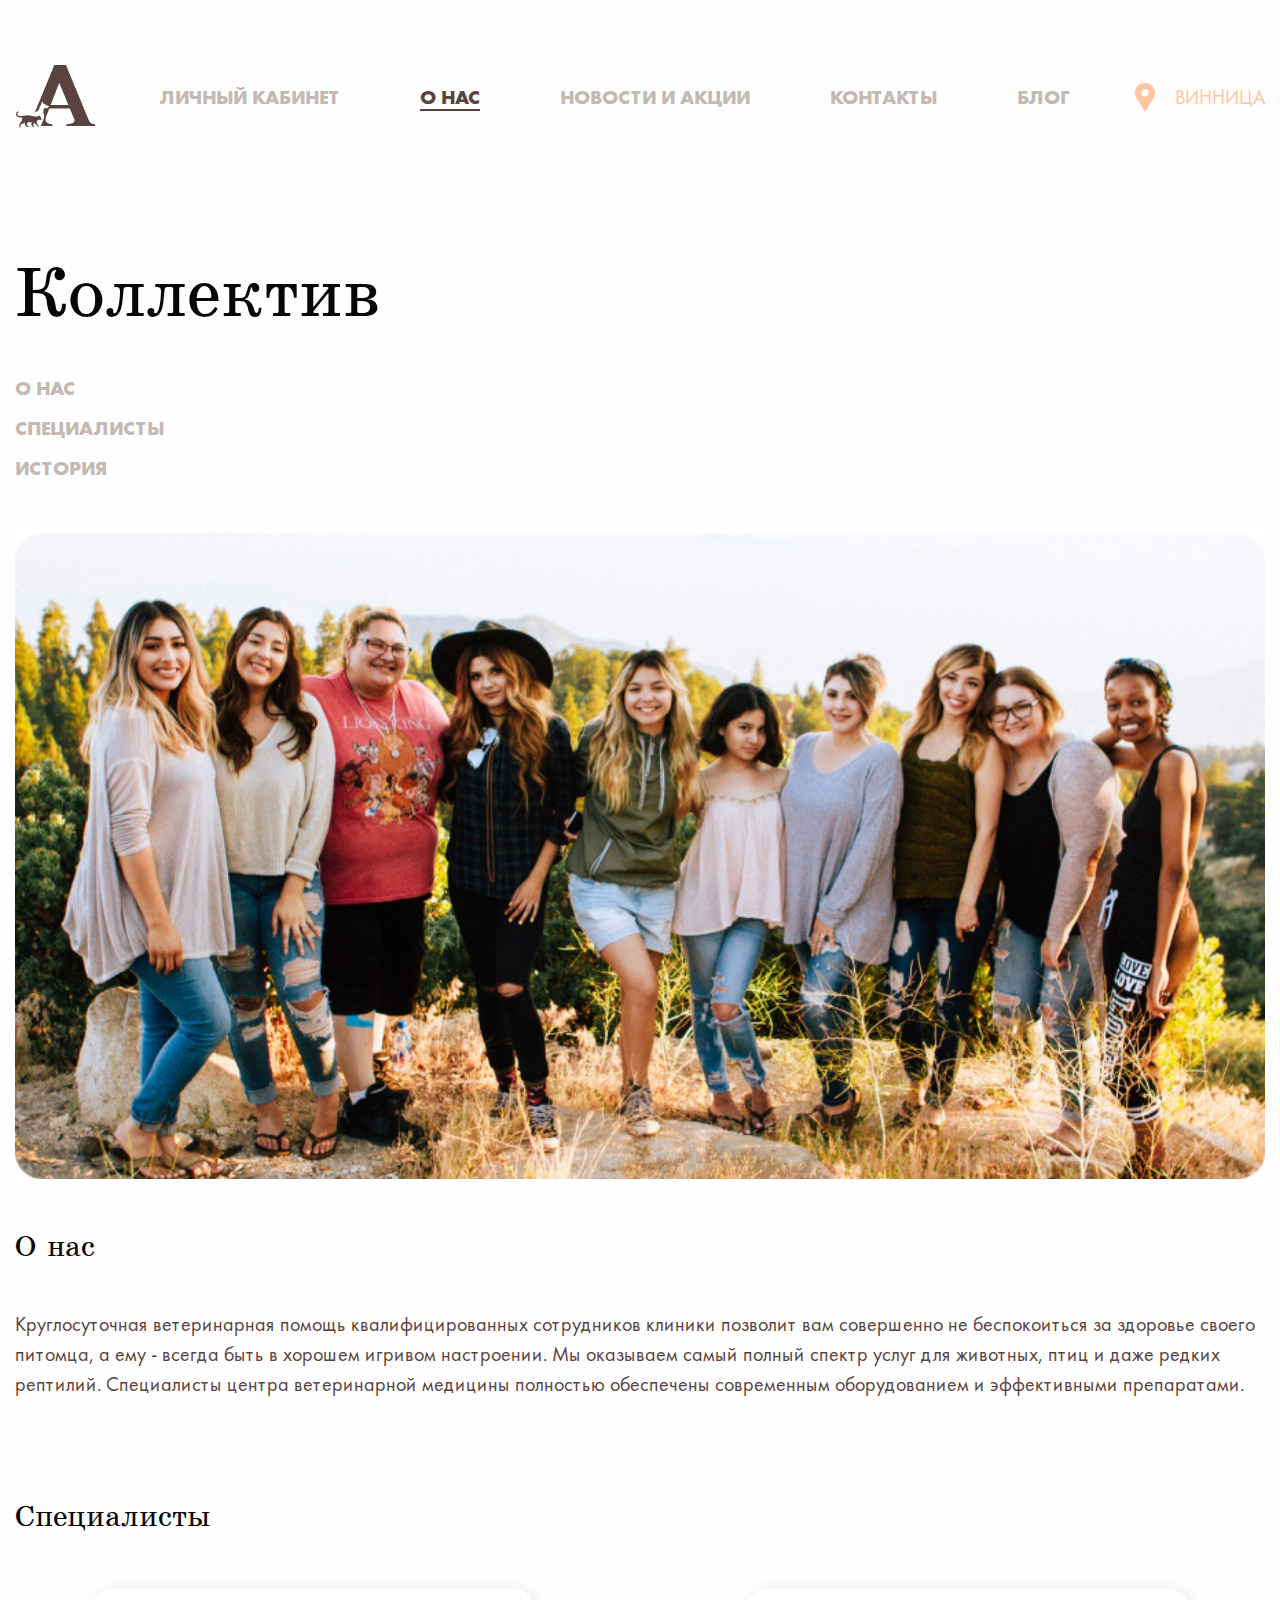
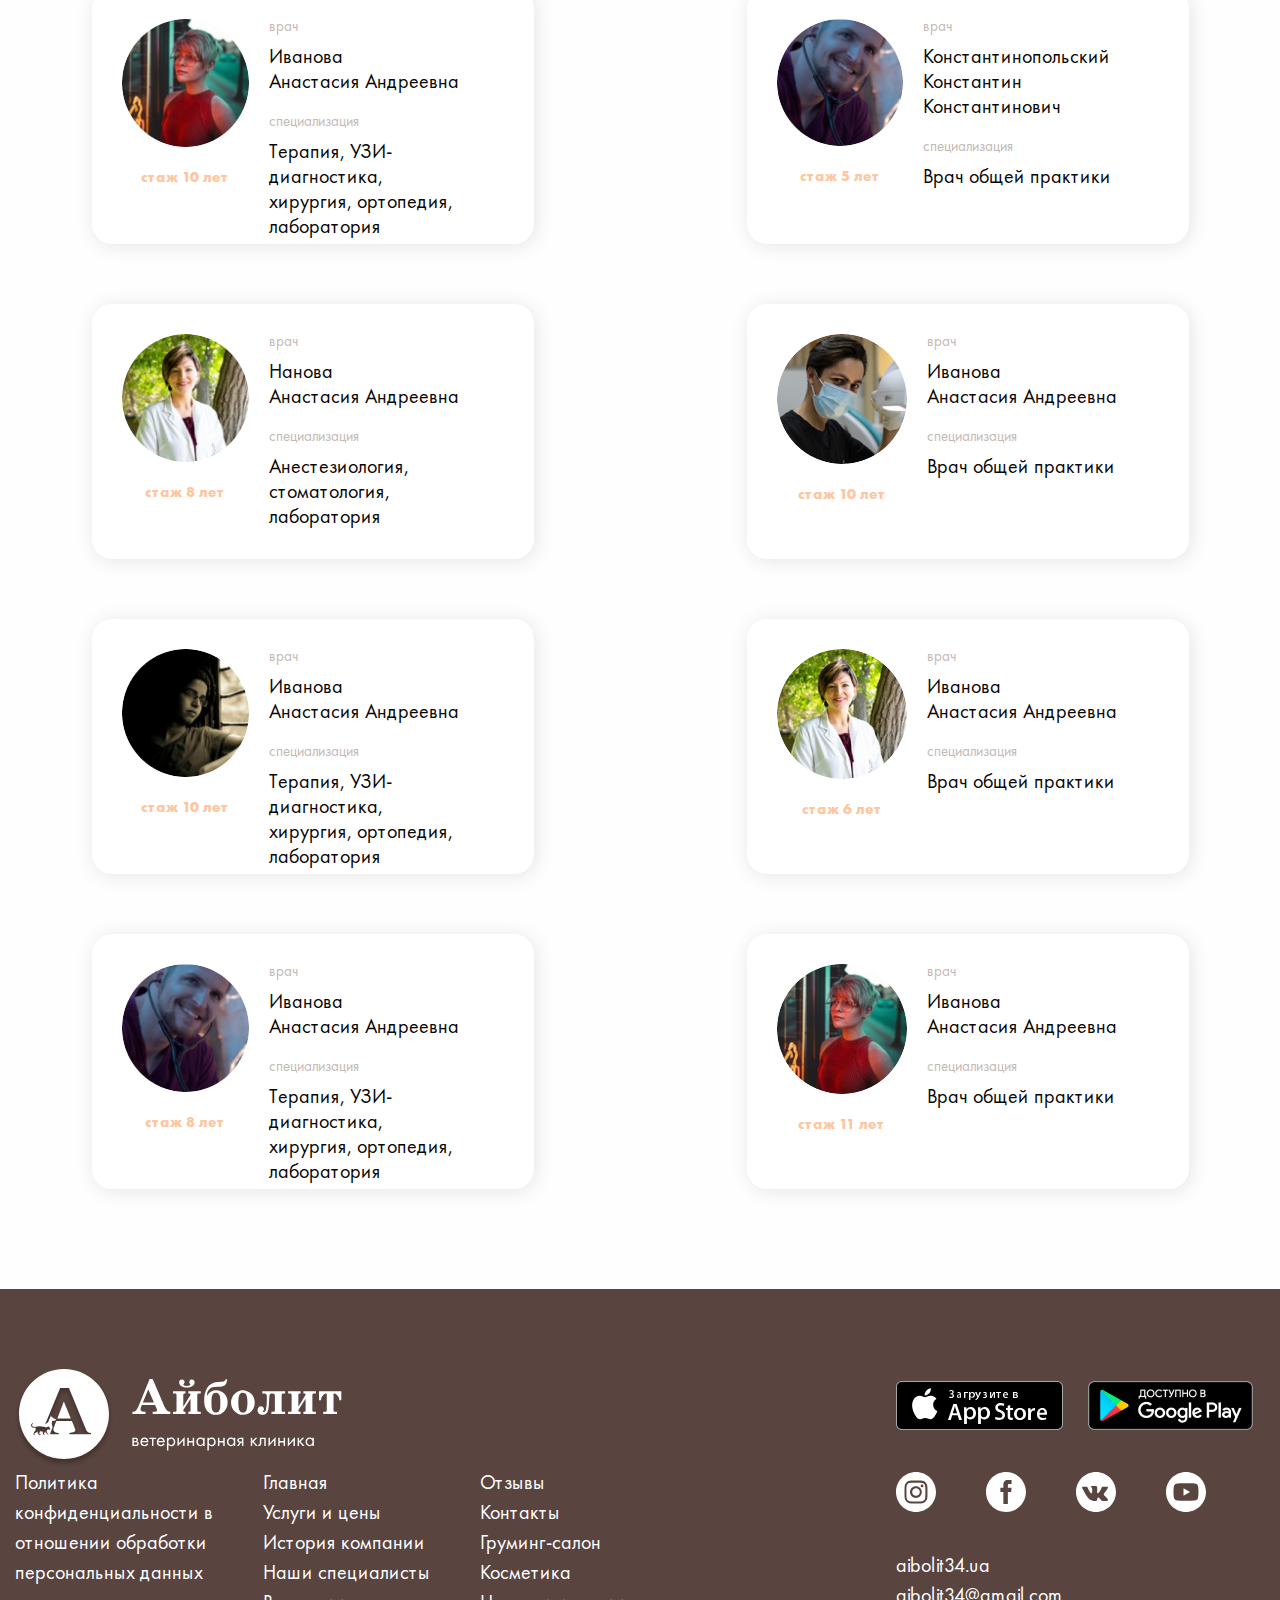
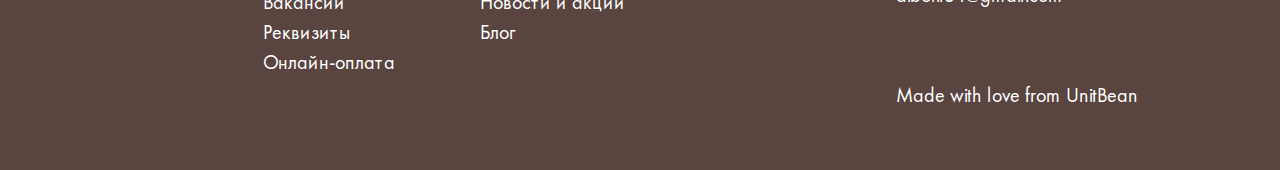
<file: about.html>
<!DOCTYPE html>
<html lang="en">

<head>
  <meta charset="UTF-8">
  <meta http-equiv="X-UA-Compatible" content="IE=edge">
  <meta name="viewport" content="width=device-width, initial-scale=1.0">
  <title>Document</title>
  <link rel="stylesheet" href="css/style.min.css">
</head>

<body>
  <header class="header">
    <div class="container">
      <div class="header__inner">
        <a href="index.html" class="logo">
          <img src="images/logo.png" alt="logo" class="logo__img">
        </a>
        <nav class="menu">
          <button class="menu__btn">
            <span></span>
          </button>
          <ul class="menu__list">
            <li class="menu__list-item">
              <a href="person.html" class="menu__list-link">ЛИЧНЫЙ КАБИНЕТ</a>
            </li>
            <li class="menu__list-item">
              <a href="about.html" class="menu__list-link menu__list-link--active">О НАС</a>
            </li>
            <li class="menu__list-item">
              <a href="offer.html" class="menu__list-link">НОВОСТИ И АКЦИИ</a>
            </li>
            <li class="menu__list-item">
              <a href="contact.html" class="menu__list-link">КОНТАКТЫ</a>
            </li>
            <li class="menu__list-item">
              <a href="blog.html" class="menu__list-link">БЛОГ</a>
            </li>
          </ul>
        </nav>
        <a href="contact.html" class="menu__location">ВИННИЦА</a>
      </div>
    </div>
  </header>
  <main class="main">
    <section class="about">
      <div class="container">
        <div class="about__inner">
          <div class="about__info">
            <h4 class="about__info-title">Коллектив</h4>
            <div class="about__info-box">
              <a href="#about-team" class="about__info-link">О НАС</a>
              <a href="#about-pro" class="about__info-link">СПЕЦИАЛИСТЫ</a>
              <a href="history.html" class="about__info-link">ИСТОРИЯ</a>
            </div>
          </div>
          <div class="about__content">
            <div class="about-team" id="about-team">
              <img src="images/about-bg.jpg" alt="about photo" class="about-team__img">
              <h5 class="about-team__title">О нас
              </h5>
              <p class="about-team__text">Круглосуточная ветеринарная помощь квалифицированных сотрудников клиники позволит вам совершенно не беспокоиться
                      за здоровье своего питомца, а ему - всегда быть в хорошем игривом настроении. Мы оказываем самый полный спектр услуг для
                      животных, птиц и даже редких рептилий. Специалисты центра ветеринарной медицины полностью обеспечены современным
                      оборудованием и эффективными препаратами.</p>
            </div>
            <div class="about-pro" id="about-pro">
              <h6 class="about-pro__title">Специалисты</h6>
              <div class="about-pro__items">
                <div class="about-pro__item">
                  <div class="about-pro__inner">
                    <img src="images/pro-1.jpg" alt="team's photo" class="about-pro__inner-img">
                    <p class="about-pro__inner-experience">
                      стаж 10 лет
                    </p>
                  </div>
                  <div class="about-pro__info">
                    <div class="about-pro__info-job">врач
                      <span>Иванова <br>
                      Анастасия Андреевна</span>
                    </div>
                    <div class="about-pro__info-specialization">специализация
                      <span>Терапия, УЗИ-диагностика, <br> хирургия, ортопедия, <br> лаборатория</span>
                    </div>
                  </div>
                </div>
                <div class="about-pro__item">
                  <div class="about-pro__inner">
                    <img src="images/pro-2.jpg" alt="team's photo" class="about-pro__inner-img">
                    <p class="about-pro__inner-experience">
                      стаж 5 лет
                    </p>
                  </div>
                  <div class="about-pro__info">
                    <div class="about-pro__info-job">врач
                      <span>Константинопольский <br> 
                        Константин Константинович</span>
                    </div>
                    <div class="about-pro__info-specialization">специализация
                      <span>Врач общей практики</span>
                    </div>
                  </div>
                </div>
                <div class="about-pro__item">
                  <div class="about-pro__inner">
                    <img src="images/pro-3.jpg" alt="team's photo" class="about-pro__inner-img">
                    <p class="about-pro__inner-experience">
                      стаж 8 лет
                    </p>
                  </div>
                  <div class="about-pro__info">
                    <div class="about-pro__info-job">врач
                      <span>Hанова <br>
                        Анастасия Андреевна</span>
                    </div>
                    <div class="about-pro__info-specialization">специализация
                      <span>Анестезиология, <br> стоматология, лаборатория</span>
                    </div>
                  </div>
                </div>
                <div class="about-pro__item">
                  <div class="about-pro__inner">
                    <img src="images/pro-4.jpg" alt="team's photo" class="about-pro__inner-img">
                    <p class="about-pro__inner-experience">
                      стаж 10 лет
                    </p>
                  </div>
                  <div class="about-pro__info">
                    <div class="about-pro__info-job">врач
                      <span>Иванова <br>
                        Анастасия Андреевна</span>
                    </div>
                    <div class="about-pro__info-specialization">специализация
                      <span>Врач общей практики</span>
                    </div>
                  </div>
                </div>
                <div class="about-pro__item">
                  <div class="about-pro__inner">
                    <img src="images/pro-5.jpg" alt="team's photo" class="about-pro__inner-img">
                    <p class="about-pro__inner-experience">
                      стаж 10 лет
                    </p>
                  </div>
                  <div class="about-pro__info">
                    <div class="about-pro__info-job">врач
                      <span>Иванова <br>
                        Анастасия Андреевна</span>
                    </div>
                    <div class="about-pro__info-specialization">специализация
                      <span>Терапия, УЗИ-диагностика, <br> хирургия, ортопедия, <br> лаборатория</span>
                    </div>
                  </div>
                </div>
                <div class="about-pro__item">
                  <div class="about-pro__inner">
                    <img src="images/pro-3.jpg" alt="team's photo" class="about-pro__inner-img">
                    <p class="about-pro__inner-experience">
                      стаж 6 лет
                    </p>
                  </div>
                  <div class="about-pro__info">
                    <div class="about-pro__info-job">врач
                      <span>Иванова <br>
                        Анастасия Андреевна</span>
                    </div>
                    <div class="about-pro__info-specialization">специализация
                      <span>Врач общей практики</span>
                    </div>
                  </div>
                </div>
                <div class="about-pro__item">
                  <div class="about-pro__inner">
                    <img src="images/pro-2.jpg" alt="team's photo" class="about-pro__inner-img">
                    <p class="about-pro__inner-experience">
                      стаж 8 лет
                    </p>
                  </div>
                  <div class="about-pro__info">
                    <div class="about-pro__info-job">врач
                      <span>Иванова <br>
                        Анастасия Андреевна</span>
                    </div>
                    <div class="about-pro__info-specialization">специализация
                      <span>Терапия, УЗИ-диагностика, <br> хирургия, ортопедия, <br> лаборатория</span>
                    </div>
                  </div>
                </div>
                <div class="about-pro__item">
                  <div class="about-pro__inner">
                    <img src="images/pro-1.jpg" alt="team's photo" class="about-pro__inner-img">
                    <p class="about-pro__inner-experience">
                      стаж 11 лет
                    </p>
                  </div>
                  <div class="about-pro__info">
                    <div class="about-pro__info-job">врач
                      <span>Иванова <br>
                        Анастасия Андреевна</span>
                    </div>
                    <div class="about-pro__info-specialization">специализация
                      <span>Врач общей практики</span>
                    </div>
                  </div>
                </div>
              </div>
            </div>
          </div>
        </div>
      </div>
    </section>
  </main>
  <footer class="footer">
    <div class="container">
      <div class="footer__items">
        <div class="footer__item">
          <a href="index.html" class="footer__logo">
            <img src="images/logo-footer.svg" alt="logo">
          </a>
          <div class="footer__inner">
            <a href="#" class="footer__inner-low">Политика <br> конфиденциальности в <br> отношении обработки<br>
              персональных
              данных</a>
            <ul class="footer__inner-list">
              <li class="footer__inner-item">
                <a href="#" class="footer__inner-link">Главная</a>
              </li>
              <li class="footer__inner-item">
                <a href="#" class="footer__inner-link">Услуги и цены</a>
              </li>
              <li class="footer__inner-item">
                <a href="#" class="footer__inner-link">История компании</a>
              </li>
              <li class="footer__inner-item">
                <a href="#" class="footer__inner-link">Наши специалисты</a>
              </li>
              <li class="footer__inner-item">
                <a href="#" class="footer__inner-link">Вакансии</a>
              </li>
              <li class="footer__inner-item">
                <a href="#" class="footer__inner-link">Реквизиты</a>
              </li>
              <li class="footer__inner-item">
                <a href="#" class="footer__inner-link">Онлайн-оплата</a>
              </li>
            </ul>
            <ul class="footer__inner-list">
              <li class="footer__inner-item">
                <a href="#" class="footer__inner-link">Отзывы</a>
              </li>
              <li class="footer__inner-item">
                <a href="#" class="footer__inner-link">Контакты</a>
              </li>
              <li class="footer__inner-item">
                <a href="#" class="footer__inner-link">Груминг-салон</a>
              </li>
              <li class="footer__inner-item">
                <a href="#" class="footer__inner-link">Косметика</a>
              </li>
              <li class="footer__inner-item">
                <a href="#" class="footer__inner-link">Новости и акции</a>
              </li>
              <li class="footer__inner-item">
                <a href="#" class="footer__inner-link">Блог</a>
              </li>
            </ul>
          </div>
        </div>
        <div class="footer__item">
          <div class="footer__item-store">
            <a href="#" class="footer__store-link">
              <img src="images/app-1.svg" alt="app store">
            </a>
            <a href="#" class="footer__store-link">
              <img src="images/app-2.png" alt="play market">
            </a>
          </div>
          <div class="footer__item-socialmedia">
            <a href="#" class="footer__socialmedia-link">
              <svg width="40" height="40" viewBox="0 0 40 40" fill="none" xmlns="http://www.w3.org/2000/svg">
                <path fill-rule="evenodd" clip-rule="evenodd"
                  d="M20 0C8.95599 0 0 8.95599 0 20C0 31.044 8.95599 40 20 40C31.044 40 40 31.044 40 20C40 8.95599 31.044 0 20 0ZM31.4151 24.7348C31.3596 25.9573 31.1652 26.792 30.8813 27.5226C30.2847 29.0652 29.0652 30.2847 27.5226 30.8813C26.7923 31.1652 25.9573 31.3593 24.7351 31.4151C23.5104 31.4709 23.1192 31.4844 20.0003 31.4844C16.8811 31.4844 16.4902 31.4709 15.2652 31.4151C14.043 31.3593 13.208 31.1652 12.4777 30.8813C11.7111 30.593 11.0172 30.141 10.4434 29.5566C9.85931 28.9832 9.40735 28.2889 9.11896 27.5226C8.83514 26.7923 8.64075 25.9573 8.58521 24.7351C8.52875 23.5101 8.51562 23.1189 8.51562 20C8.51562 16.8811 8.52875 16.4899 8.5849 15.2652C8.64044 14.0427 8.83453 13.208 9.11835 12.4774C9.40674 11.7111 9.85901 11.0168 10.4434 10.4434C11.0168 9.85901 11.7111 9.40704 12.4774 9.11865C13.208 8.83484 14.0427 8.64075 15.2652 8.5849C16.4899 8.52905 16.8811 8.51562 20 8.51562C23.1189 8.51562 23.5101 8.52905 24.7348 8.58521C25.9573 8.64075 26.792 8.83484 27.5226 9.11835C28.2889 9.40674 28.9832 9.85901 29.5569 10.4434C30.141 11.0172 30.5933 11.7111 30.8813 12.4774C31.1655 13.208 31.3596 14.0427 31.4154 15.2652C31.4713 16.4899 31.4844 16.8811 31.4844 20C31.4844 23.1189 31.4713 23.5101 31.4151 24.7348ZM28.8952 13.2944C28.7103 12.7934 28.4154 12.34 28.0322 11.9678C27.66 11.5846 27.2069 11.2897 26.7056 11.1048C26.2991 10.9469 25.6884 10.759 24.5636 10.7078C23.3469 10.6523 22.9821 10.6404 19.9016 10.6404C16.8209 10.6404 16.4561 10.652 15.2396 10.7075C14.1148 10.759 13.5038 10.9469 13.0976 11.1048C12.5964 11.2897 12.143 11.5846 11.7711 11.9678C11.3879 12.34 11.093 12.7931 10.9078 13.2944C10.7499 13.7009 10.562 14.3119 10.5108 15.4367C10.4553 16.6531 10.4434 17.0179 10.4434 20.0987C10.4434 23.1791 10.4553 23.5439 10.5108 24.7607C10.562 25.8855 10.7499 26.4962 10.9078 26.9027C11.093 27.4039 11.3876 27.857 11.7708 28.2292C12.143 28.6124 12.5961 28.9073 13.0973 29.0922C13.5038 29.2504 14.1148 29.4383 15.2396 29.4895C16.4561 29.545 16.8206 29.5566 19.9013 29.5566C22.9824 29.5566 23.3472 29.545 24.5633 29.4895C25.6881 29.4383 26.2991 29.2504 26.7056 29.0922C27.7118 28.7041 28.507 27.9088 28.8952 26.9027C29.053 26.4962 29.241 25.8855 29.2925 24.7607C29.348 23.5439 29.3596 23.1791 29.3596 20.0987C29.3596 17.0179 29.348 16.6531 29.2925 15.4367C29.2413 14.3119 29.0534 13.7009 28.8952 13.2944ZM19.9016 26.0225C16.6296 26.0225 13.9772 23.3704 13.9772 20.0983C13.9772 16.8263 16.6296 14.1742 19.9016 14.1742C23.1733 14.1742 25.8258 16.8263 25.8258 20.0983C25.8258 23.3704 23.1733 26.0225 19.9016 26.0225ZM24.6755 13.94C24.6755 14.7046 25.2954 15.3245 26.06 15.3245C26.8246 15.3245 27.4442 14.7046 27.4445 13.94C27.4445 13.1754 26.8246 12.5555 26.06 12.5555C25.2954 12.5555 24.6755 13.1754 24.6755 13.94ZM23.8424 20C23.8424 22.1221 22.1221 23.8424 20 23.8424C17.8779 23.8424 16.1576 22.1221 16.1576 20C16.1576 17.8779 17.8779 16.1577 20 16.1577C22.1221 16.1577 23.8424 17.8779 23.8424 20Z"
                  fill="white" />
              </svg></a>
            <a href="#" class="footer__socialmedia-link">
              <svg width="40" height="40" viewBox="0 0 40 40" fill="none" xmlns="http://www.w3.org/2000/svg">
                <path fill-rule="evenodd" clip-rule="evenodd"
                  d="M0 19.975C0 8.94382 8.94382 0 19.975 0C31.0062 0 39.9501 8.94136 39.9501 19.975C39.9501 31.0062 31.0062 39.9501 19.975 39.9501C8.94382 39.9501 0 31.0062 0 19.975ZM21.8651 19.9749L25.1385 19.9725L25.5754 15.8427H21.8601L21.8651 13.7753C21.8651 12.6991 21.94 12.1224 23.4856 12.1224H25.553V7.99005H22.2471C18.2796 7.99005 17.3657 10.04 17.3657 13.4107L17.3707 15.8427L14.3745 15.8452V19.975H17.3707V31.9599H21.8626L21.8651 19.9749Z"
                  fill="white" />
              </svg>
            </a>
            <a href="#" class="footer__socialmedia-link">
              <svg width="40" height="40" viewBox="0 0 40 40" fill="none" xmlns="http://www.w3.org/2000/svg">
                <path fill-rule="evenodd" clip-rule="evenodd"
                  d="M40 20C40 31.0457 31.0457 40 20 40C8.9543 40 0 31.0457 0 20C0 8.9543 8.9543 0 20 0C31.0457 0 40 8.9543 40 20ZM20.2749 28.9372H18.7208C18.7208 28.9372 15.2917 29.146 12.2721 25.9666C8.97886 22.4989 6.07041 15.6175 6.07041 15.6175C6.07041 15.6175 5.90275 15.1664 6.08488 14.9483C6.2896 14.703 6.84729 14.6873 6.84729 14.6873L10.5623 14.6627C10.5623 14.6627 10.9124 14.722 11.163 14.9079C11.3695 15.0614 11.4853 15.3484 11.4853 15.3484C11.4853 15.3484 12.0857 16.884 12.8809 18.2733C14.4329 20.9854 15.1558 21.5786 15.6828 21.2881C16.4505 20.8644 16.2204 17.4541 16.2204 17.4541C16.2204 17.4541 16.2345 16.2162 15.8339 15.665C15.5236 15.2377 14.9384 15.1132 14.68 15.0782C14.471 15.05 14.8141 14.5592 15.2589 14.3389C15.9274 14.0077 17.1081 13.9888 18.503 14.0034C19.5898 14.0145 19.9025 14.083 20.3275 14.1869C21.3134 14.4276 21.2827 15.1991 21.2164 16.8636C21.1966 17.3609 21.1736 17.938 21.1736 18.6045C21.1736 18.7545 21.1692 18.9143 21.1648 19.0788C21.1418 19.9312 21.1154 20.9072 21.6702 21.2699C21.9547 21.4555 22.6507 21.2977 24.3916 18.3082C25.2168 16.8915 25.8356 15.2256 25.8356 15.2256C25.8356 15.2256 25.9707 14.9286 26.1808 14.8012C26.3957 14.6713 26.6855 14.7112 26.6855 14.7112L30.595 14.6866C30.595 14.6866 31.7696 14.5449 31.9599 15.081C32.1593 15.644 31.5208 16.9583 29.9236 19.111C28.4059 21.1567 27.6689 21.9078 27.7392 22.5737C27.7904 23.0584 28.2694 23.498 29.1866 24.3589C31.111 26.1653 31.6239 27.1138 31.7458 27.3392C31.7557 27.3575 31.763 27.371 31.7682 27.3798C32.6295 28.824 30.8131 28.9372 30.8131 28.9372L27.341 28.9861C27.341 28.9861 26.5948 29.1357 25.6128 28.4535C25.0993 28.0971 24.5972 27.515 24.1189 26.9604C23.3877 26.1127 22.7118 25.3291 22.135 25.514C21.1672 25.8246 21.1976 27.9335 21.1976 27.9335C21.1976 27.9335 21.2046 28.3839 20.984 28.6238C20.7443 28.8851 20.2749 28.9372 20.2749 28.9372Z"
                  fill="white" />
              </svg>
            </a>
            <a href="#" class="footer__socialmedia-link">
              <svg width="40" height="40" viewBox="0 0 40 40" fill="none" xmlns="http://www.w3.org/2000/svg">
                <path fill-rule="evenodd" clip-rule="evenodd"
                  d="M20 0C8.95599 0 0 8.95599 0 20C0 31.044 8.95599 40 20 40C31.044 40 40 31.044 40 20C40 8.95599 31.044 0 20 0ZM32.4969 20.0204C32.4969 20.0204 32.4969 24.0765 31.9824 26.0324C31.694 27.103 30.8499 27.9471 29.7794 28.2352C27.8235 28.75 20 28.75 20 28.75C20 28.75 12.197 28.75 10.2206 28.2147C9.15009 27.9266 8.30597 27.0822 8.01758 26.0117C7.50275 24.0765 7.50275 20 7.50275 20C7.50275 20 7.50275 15.9442 8.01758 13.9883C8.30566 12.9178 9.17053 12.0529 10.2206 11.7648C12.1765 11.25 20 11.25 20 11.25C20 11.25 27.8235 11.25 29.7794 11.7853C30.8499 12.0734 31.694 12.9178 31.9824 13.9883C32.5177 15.9442 32.4969 20.0204 32.4969 20.0204ZM24.0146 20L17.5089 23.7469V16.2531L24.0146 20Z"
                  fill="white" />
              </svg>
            </a>
          </div>
          <div class="footer__item-mail">
            <a href="mail:aibolit34.ua" class="footer__mail-link">aibolit34.ua</a>
            <a href="mail:aibolit34@gmail.com" class="footer__mail-link">
              aibolit34@gmail.com</a>
          </div>
          <p class="footer__item-text">Made with love from UnitBean</p>
        </div>
      </div>
    </div>
  </footer>
  <script src="js/main.min.js"></script>
  </body>
  
  </html>
</file>
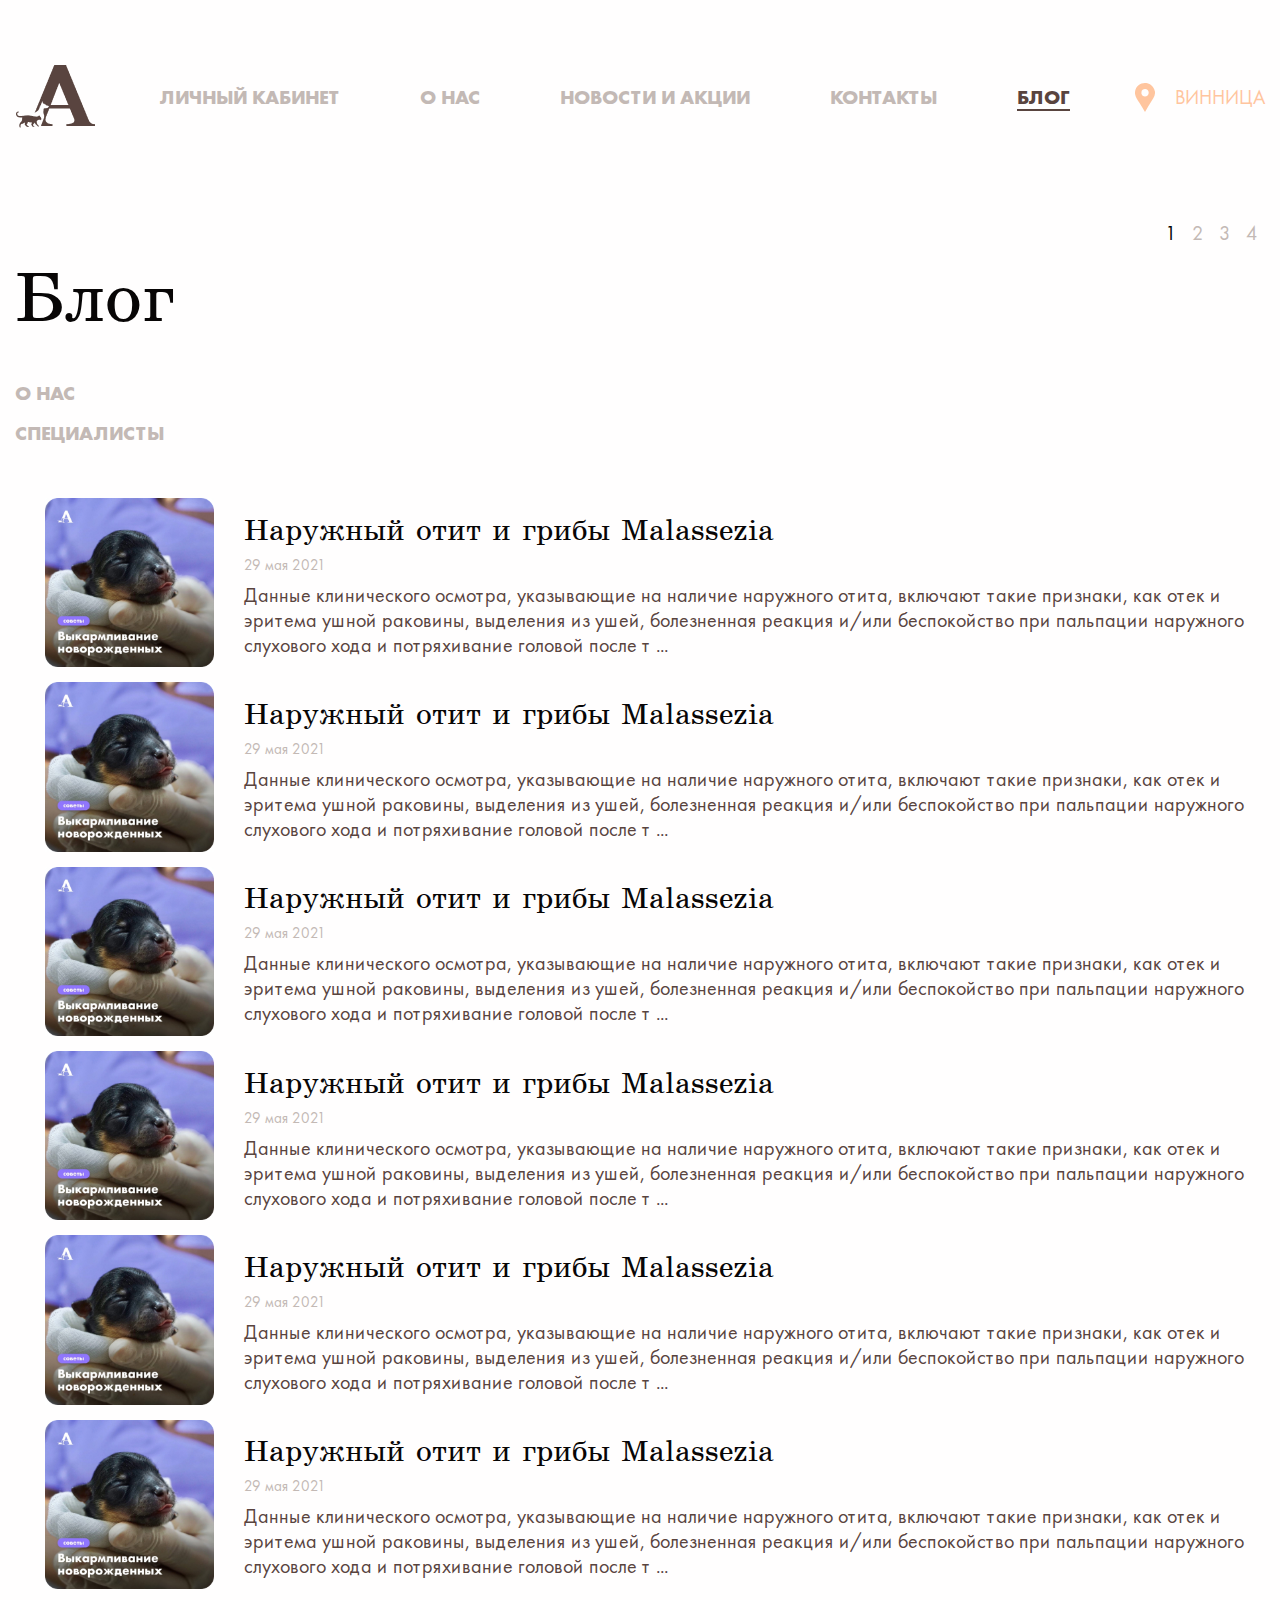
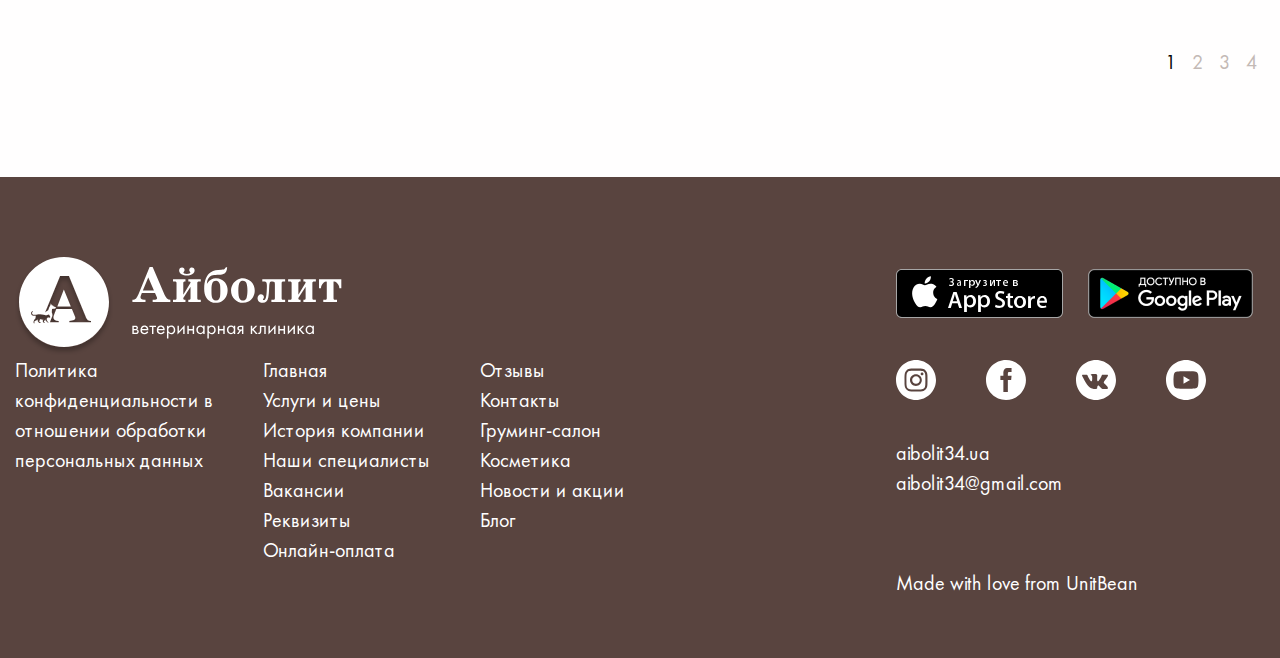
<file: blog.html>
<!DOCTYPE html>
<html lang="en">

<head>
  <meta charset="UTF-8">
  <meta http-equiv="X-UA-Compatible" content="IE=edge">
  <meta name="viewport" content="width=device-width, initial-scale=1.0">
  <title>Document</title>
  <link rel="stylesheet" href="css/style.min.css">
</head>

<body>
  <header class="header">
    <div class="container">
      <div class="header__inner">
        <a href="index.html" class="logo">
          <img src="images/logo.png" alt="logo" class="logo__img">
        </a>
        <nav class="menu">
          <button class="menu__btn">
            <span></span>
          </button>
          <ul class="menu__list">
            <li class="menu__list-item">
              <a href="person.html" class="menu__list-link">ЛИЧНЫЙ КАБИНЕТ</a>
            </li>
            <li class="menu__list-item">
              <a href="about.html" class="menu__list-link">О НАС</a>
            </li>
            <li class="menu__list-item">
              <a href="offer.html" class="menu__list-link">НОВОСТИ И АКЦИИ</a>
            </li>
            <li class="menu__list-item">
              <a href="contact.html" class="menu__list-link">КОНТАКТЫ</a>
            </li>
            <li class="menu__list-item">
              <a href="blog.html" class="menu__list-link menu__list-link--active">БЛОГ</a>
            </li>
          </ul>
        </nav>
        <a href="contact.html" class="menu__location">ВИННИЦА</a>
      </div>
    </div>
  </header>
  <main class="main">
    <section class="blog">
      <div class="main-container">
        <div class="pagination">
          <ul class="pagination__list">
            <li class="pagination__item pagination__link--active"><a href="#" class="pagination__link">1</a>
            </li>
            <li class="pagination__item"><a href="#" class="pagination__link">2</a>
            </li>
            <li class="pagination__item"><a href="#" class="pagination__link ">3</a>
            </li>
            <li class="pagination__item"><a href="#" class="pagination__link">4</a>
            </li>
          </ul>
        </div>
        <div class="blog__inner">
          <div class="blog__info">
            <h4 class="blog__info-title">Блог</h4>
            <div class="blog__info-box">
              <a href="about.html" class="blog__info-link">О НАС</a>
              <a href="service.html" class="blog__info-link">СПЕЦИАЛИСТЫ</a>
            </div>
          </div>
          <div class="blog__content">
            <div class="blog__content-items">
              <div class="blog__content-item">
                <a href="#" class="blog__content-link">
                  <img src="images/blog-bg.jpg" alt="blog photo">
                </a>
                <div class="blog__content-inner">
                  <a class="blog__content-title">Наружный отит и грибы Malassezia</a>
                  <div class="blog__content-date">29 мая 2021</div>
                  <p class="blog__content-text">Данные клинического осмотра, указывающие на наличие наружного отита, включают такие признаки, как отек и эритема ушной
                  раковины, выделения из ушей, болезненная реакция и/или беспокойство при пальпации наружного слухового хода и
                  потряхивание головой после т ...</p>
                </div>
              </div>
              <div class="blog__content-item">
                <a href="#" class="blog__content-link">
                  <img src="images/blog-bg.jpg" alt="blog photo">
                </a>
                <div class="blog__content-inner">
                  <a class="blog__content-title">Наружный отит и грибы Malassezia</a>
                  <div class="blog__content-date">29 мая 2021</div>
                  <p class="blog__content-text">Данные клинического осмотра, указывающие на наличие наружного отита, включают такие
                    признаки, как отек и эритема ушной
                    раковины, выделения из ушей, болезненная реакция и/или беспокойство при пальпации наружного слухового хода и
                    потряхивание головой после т ...</p>
                </div>
              </div>
              <div class="blog__content-item">
                <a href="#" class="blog__content-link">
                  <img src="images/blog-bg.jpg" alt="blog photo">
                </a>
                <div class="blog__content-inner">
                  <a class="blog__content-title">Наружный отит и грибы Malassezia</a>
                  <div class="blog__content-date">29 мая 2021</div>
                  <p class="blog__content-text">Данные клинического осмотра, указывающие на наличие наружного отита, включают такие
                    признаки, как отек и эритема ушной
                    раковины, выделения из ушей, болезненная реакция и/или беспокойство при пальпации наружного слухового хода и
                    потряхивание головой после т ...</p>
                </div>
              </div>
              <div class="blog__content-item">
                <a href="#" class="blog__content-link">
                  <img src="images/blog-bg.jpg" alt="blog photo">
                </a>
                <div class="blog__content-inner">
                  <a class="blog__content-title">Наружный отит и грибы Malassezia</a>
                  <div class="blog__content-date">29 мая 2021</div>
                  <p class="blog__content-text">Данные клинического осмотра, указывающие на наличие наружного отита, включают такие
                    признаки, как отек и эритема ушной
                    раковины, выделения из ушей, болезненная реакция и/или беспокойство при пальпации наружного слухового хода и
                    потряхивание головой после т ...</p>
                </div>
              </div>
              <div class="blog__content-item">
                <a href="#" class="blog__content-link">
                  <img src="images/blog-bg.jpg" alt="blog photo">
                </a>
                <div class="blog__content-inner">
                  <a class="blog__content-title">Наружный отит и грибы Malassezia</a>
                  <div class="blog__content-date">29 мая 2021</div>
                  <p class="blog__content-text">Данные клинического осмотра, указывающие на наличие наружного отита, включают такие
                    признаки, как отек и эритема ушной
                    раковины, выделения из ушей, болезненная реакция и/или беспокойство при пальпации наружного слухового хода и
                    потряхивание головой после т ...</p>
                </div>
              </div>
              <div class="blog__content-item">
                <a href="#" class="blog__content-link">
                  <img src="images/blog-bg.jpg" alt="blog photo">
                </a>
                <div class="blog__content-inner">
                  <a class="blog__content-title">Наружный отит и грибы Malassezia</a>
                  <div class="blog__content-date">29 мая 2021</div>
                  <p class="blog__content-text">Данные клинического осмотра, указывающие на наличие наружного отита, включают такие
                    признаки, как отек и эритема ушной
                    раковины, выделения из ушей, болезненная реакция и/или беспокойство при пальпации наружного слухового хода и
                    потряхивание головой после т ...</p>
                </div>
              </div>
            </div>
          </div>
        </div>
        <div class="pagination">
          <ul class="pagination__list">
            <li class="pagination__item pagination__link--active"><a href="#" class="pagination__link">1</a>
            </li>
            <li class="pagination__item"><a href="#" class="pagination__link">2</a>
            </li>
            <li class="pagination__item"><a href="#" class="pagination__link ">3</a>
            </li>
            <li class="pagination__item"><a href="#" class="pagination__link">4</a>
            </li>
          </ul>
        </div>
      </div>
    </section>
  </main>
  <footer class="footer">
    <div class="container">
      <div class="footer__items">
        <div class="footer__item">
          <a href="index.html" class="footer__logo">
            <img src="images/logo-footer.svg" alt="logo">
          </a>
          <div class="footer__inner">
            <a href="#" class="footer__inner-low">Политика <br> конфиденциальности в <br> отношении обработки<br>
              персональных
              данных</a>
            <ul class="footer__inner-list">
              <li class="footer__inner-item">
                <a href="#" class="footer__inner-link">Главная</a>
              </li>
              <li class="footer__inner-item">
                <a href="#" class="footer__inner-link">Услуги и цены</a>
              </li>
              <li class="footer__inner-item">
                <a href="#" class="footer__inner-link">История компании</a>
              </li>
              <li class="footer__inner-item">
                <a href="#" class="footer__inner-link">Наши специалисты</a>
              </li>
              <li class="footer__inner-item">
                <a href="#" class="footer__inner-link">Вакансии</a>
              </li>
              <li class="footer__inner-item">
                <a href="#" class="footer__inner-link">Реквизиты</a>
              </li>
              <li class="footer__inner-item">
                <a href="#" class="footer__inner-link">Онлайн-оплата</a>
              </li>
            </ul>
            <ul class="footer__inner-list">
              <li class="footer__inner-item">
                <a href="#" class="footer__inner-link">Отзывы</a>
              </li>
              <li class="footer__inner-item">
                <a href="#" class="footer__inner-link">Контакты</a>
              </li>
              <li class="footer__inner-item">
                <a href="#" class="footer__inner-link">Груминг-салон</a>
              </li>
              <li class="footer__inner-item">
                <a href="#" class="footer__inner-link">Косметика</a>
              </li>
              <li class="footer__inner-item">
                <a href="#" class="footer__inner-link">Новости и акции</a>
              </li>
              <li class="footer__inner-item">
                <a href="#" class="footer__inner-link">Блог</a>
              </li>
            </ul>
          </div>
        </div>
        <div class="footer__item">
          <div class="footer__item-store">
            <a href="#" class="footer__store-link">
              <img src="images/app-1.svg" alt="app store">
            </a>
            <a href="#" class="footer__store-link">
              <img src="images/app-2.png" alt="play market">
            </a>
          </div>
          <div class="footer__item-socialmedia">
            <a href="#" class="footer__socialmedia-link">
              <svg width="40" height="40" viewBox="0 0 40 40" fill="none" xmlns="http://www.w3.org/2000/svg">
                <path fill-rule="evenodd" clip-rule="evenodd"
                  d="M20 0C8.95599 0 0 8.95599 0 20C0 31.044 8.95599 40 20 40C31.044 40 40 31.044 40 20C40 8.95599 31.044 0 20 0ZM31.4151 24.7348C31.3596 25.9573 31.1652 26.792 30.8813 27.5226C30.2847 29.0652 29.0652 30.2847 27.5226 30.8813C26.7923 31.1652 25.9573 31.3593 24.7351 31.4151C23.5104 31.4709 23.1192 31.4844 20.0003 31.4844C16.8811 31.4844 16.4902 31.4709 15.2652 31.4151C14.043 31.3593 13.208 31.1652 12.4777 30.8813C11.7111 30.593 11.0172 30.141 10.4434 29.5566C9.85931 28.9832 9.40735 28.2889 9.11896 27.5226C8.83514 26.7923 8.64075 25.9573 8.58521 24.7351C8.52875 23.5101 8.51562 23.1189 8.51562 20C8.51562 16.8811 8.52875 16.4899 8.5849 15.2652C8.64044 14.0427 8.83453 13.208 9.11835 12.4774C9.40674 11.7111 9.85901 11.0168 10.4434 10.4434C11.0168 9.85901 11.7111 9.40704 12.4774 9.11865C13.208 8.83484 14.0427 8.64075 15.2652 8.5849C16.4899 8.52905 16.8811 8.51562 20 8.51562C23.1189 8.51562 23.5101 8.52905 24.7348 8.58521C25.9573 8.64075 26.792 8.83484 27.5226 9.11835C28.2889 9.40674 28.9832 9.85901 29.5569 10.4434C30.141 11.0172 30.5933 11.7111 30.8813 12.4774C31.1655 13.208 31.3596 14.0427 31.4154 15.2652C31.4713 16.4899 31.4844 16.8811 31.4844 20C31.4844 23.1189 31.4713 23.5101 31.4151 24.7348ZM28.8952 13.2944C28.7103 12.7934 28.4154 12.34 28.0322 11.9678C27.66 11.5846 27.2069 11.2897 26.7056 11.1048C26.2991 10.9469 25.6884 10.759 24.5636 10.7078C23.3469 10.6523 22.9821 10.6404 19.9016 10.6404C16.8209 10.6404 16.4561 10.652 15.2396 10.7075C14.1148 10.759 13.5038 10.9469 13.0976 11.1048C12.5964 11.2897 12.143 11.5846 11.7711 11.9678C11.3879 12.34 11.093 12.7931 10.9078 13.2944C10.7499 13.7009 10.562 14.3119 10.5108 15.4367C10.4553 16.6531 10.4434 17.0179 10.4434 20.0987C10.4434 23.1791 10.4553 23.5439 10.5108 24.7607C10.562 25.8855 10.7499 26.4962 10.9078 26.9027C11.093 27.4039 11.3876 27.857 11.7708 28.2292C12.143 28.6124 12.5961 28.9073 13.0973 29.0922C13.5038 29.2504 14.1148 29.4383 15.2396 29.4895C16.4561 29.545 16.8206 29.5566 19.9013 29.5566C22.9824 29.5566 23.3472 29.545 24.5633 29.4895C25.6881 29.4383 26.2991 29.2504 26.7056 29.0922C27.7118 28.7041 28.507 27.9088 28.8952 26.9027C29.053 26.4962 29.241 25.8855 29.2925 24.7607C29.348 23.5439 29.3596 23.1791 29.3596 20.0987C29.3596 17.0179 29.348 16.6531 29.2925 15.4367C29.2413 14.3119 29.0534 13.7009 28.8952 13.2944ZM19.9016 26.0225C16.6296 26.0225 13.9772 23.3704 13.9772 20.0983C13.9772 16.8263 16.6296 14.1742 19.9016 14.1742C23.1733 14.1742 25.8258 16.8263 25.8258 20.0983C25.8258 23.3704 23.1733 26.0225 19.9016 26.0225ZM24.6755 13.94C24.6755 14.7046 25.2954 15.3245 26.06 15.3245C26.8246 15.3245 27.4442 14.7046 27.4445 13.94C27.4445 13.1754 26.8246 12.5555 26.06 12.5555C25.2954 12.5555 24.6755 13.1754 24.6755 13.94ZM23.8424 20C23.8424 22.1221 22.1221 23.8424 20 23.8424C17.8779 23.8424 16.1576 22.1221 16.1576 20C16.1576 17.8779 17.8779 16.1577 20 16.1577C22.1221 16.1577 23.8424 17.8779 23.8424 20Z"
                  fill="white" />
              </svg></a>
            <a href="#" class="footer__socialmedia-link">
              <svg width="40" height="40" viewBox="0 0 40 40" fill="none" xmlns="http://www.w3.org/2000/svg">
                <path fill-rule="evenodd" clip-rule="evenodd"
                  d="M0 19.975C0 8.94382 8.94382 0 19.975 0C31.0062 0 39.9501 8.94136 39.9501 19.975C39.9501 31.0062 31.0062 39.9501 19.975 39.9501C8.94382 39.9501 0 31.0062 0 19.975ZM21.8651 19.9749L25.1385 19.9725L25.5754 15.8427H21.8601L21.8651 13.7753C21.8651 12.6991 21.94 12.1224 23.4856 12.1224H25.553V7.99005H22.2471C18.2796 7.99005 17.3657 10.04 17.3657 13.4107L17.3707 15.8427L14.3745 15.8452V19.975H17.3707V31.9599H21.8626L21.8651 19.9749Z"
                  fill="white" />
              </svg>
            </a>
            <a href="#" class="footer__socialmedia-link">
              <svg width="40" height="40" viewBox="0 0 40 40" fill="none" xmlns="http://www.w3.org/2000/svg">
                <path fill-rule="evenodd" clip-rule="evenodd"
                  d="M40 20C40 31.0457 31.0457 40 20 40C8.9543 40 0 31.0457 0 20C0 8.9543 8.9543 0 20 0C31.0457 0 40 8.9543 40 20ZM20.2749 28.9372H18.7208C18.7208 28.9372 15.2917 29.146 12.2721 25.9666C8.97886 22.4989 6.07041 15.6175 6.07041 15.6175C6.07041 15.6175 5.90275 15.1664 6.08488 14.9483C6.2896 14.703 6.84729 14.6873 6.84729 14.6873L10.5623 14.6627C10.5623 14.6627 10.9124 14.722 11.163 14.9079C11.3695 15.0614 11.4853 15.3484 11.4853 15.3484C11.4853 15.3484 12.0857 16.884 12.8809 18.2733C14.4329 20.9854 15.1558 21.5786 15.6828 21.2881C16.4505 20.8644 16.2204 17.4541 16.2204 17.4541C16.2204 17.4541 16.2345 16.2162 15.8339 15.665C15.5236 15.2377 14.9384 15.1132 14.68 15.0782C14.471 15.05 14.8141 14.5592 15.2589 14.3389C15.9274 14.0077 17.1081 13.9888 18.503 14.0034C19.5898 14.0145 19.9025 14.083 20.3275 14.1869C21.3134 14.4276 21.2827 15.1991 21.2164 16.8636C21.1966 17.3609 21.1736 17.938 21.1736 18.6045C21.1736 18.7545 21.1692 18.9143 21.1648 19.0788C21.1418 19.9312 21.1154 20.9072 21.6702 21.2699C21.9547 21.4555 22.6507 21.2977 24.3916 18.3082C25.2168 16.8915 25.8356 15.2256 25.8356 15.2256C25.8356 15.2256 25.9707 14.9286 26.1808 14.8012C26.3957 14.6713 26.6855 14.7112 26.6855 14.7112L30.595 14.6866C30.595 14.6866 31.7696 14.5449 31.9599 15.081C32.1593 15.644 31.5208 16.9583 29.9236 19.111C28.4059 21.1567 27.6689 21.9078 27.7392 22.5737C27.7904 23.0584 28.2694 23.498 29.1866 24.3589C31.111 26.1653 31.6239 27.1138 31.7458 27.3392C31.7557 27.3575 31.763 27.371 31.7682 27.3798C32.6295 28.824 30.8131 28.9372 30.8131 28.9372L27.341 28.9861C27.341 28.9861 26.5948 29.1357 25.6128 28.4535C25.0993 28.0971 24.5972 27.515 24.1189 26.9604C23.3877 26.1127 22.7118 25.3291 22.135 25.514C21.1672 25.8246 21.1976 27.9335 21.1976 27.9335C21.1976 27.9335 21.2046 28.3839 20.984 28.6238C20.7443 28.8851 20.2749 28.9372 20.2749 28.9372Z"
                  fill="white" />
              </svg>
            </a>
            <a href="#" class="footer__socialmedia-link">
              <svg width="40" height="40" viewBox="0 0 40 40" fill="none" xmlns="http://www.w3.org/2000/svg">
                <path fill-rule="evenodd" clip-rule="evenodd"
                  d="M20 0C8.95599 0 0 8.95599 0 20C0 31.044 8.95599 40 20 40C31.044 40 40 31.044 40 20C40 8.95599 31.044 0 20 0ZM32.4969 20.0204C32.4969 20.0204 32.4969 24.0765 31.9824 26.0324C31.694 27.103 30.8499 27.9471 29.7794 28.2352C27.8235 28.75 20 28.75 20 28.75C20 28.75 12.197 28.75 10.2206 28.2147C9.15009 27.9266 8.30597 27.0822 8.01758 26.0117C7.50275 24.0765 7.50275 20 7.50275 20C7.50275 20 7.50275 15.9442 8.01758 13.9883C8.30566 12.9178 9.17053 12.0529 10.2206 11.7648C12.1765 11.25 20 11.25 20 11.25C20 11.25 27.8235 11.25 29.7794 11.7853C30.8499 12.0734 31.694 12.9178 31.9824 13.9883C32.5177 15.9442 32.4969 20.0204 32.4969 20.0204ZM24.0146 20L17.5089 23.7469V16.2531L24.0146 20Z"
                  fill="white" />
              </svg>
            </a>
          </div>
          <div class="footer__item-mail">
            <a href="mail:aibolit34.ua" class="footer__mail-link">aibolit34.ua</a>
            <a href="mail:aibolit34@gmail.com" class="footer__mail-link">
              aibolit34@gmail.com</a>
          </div>
          <p class="footer__item-text">Made with love from UnitBean</p>
        </div>
      </div>
    </div>
  </footer>
  <script src="js/main.min.js"></script>
  </body>
  
  </html>
</file>
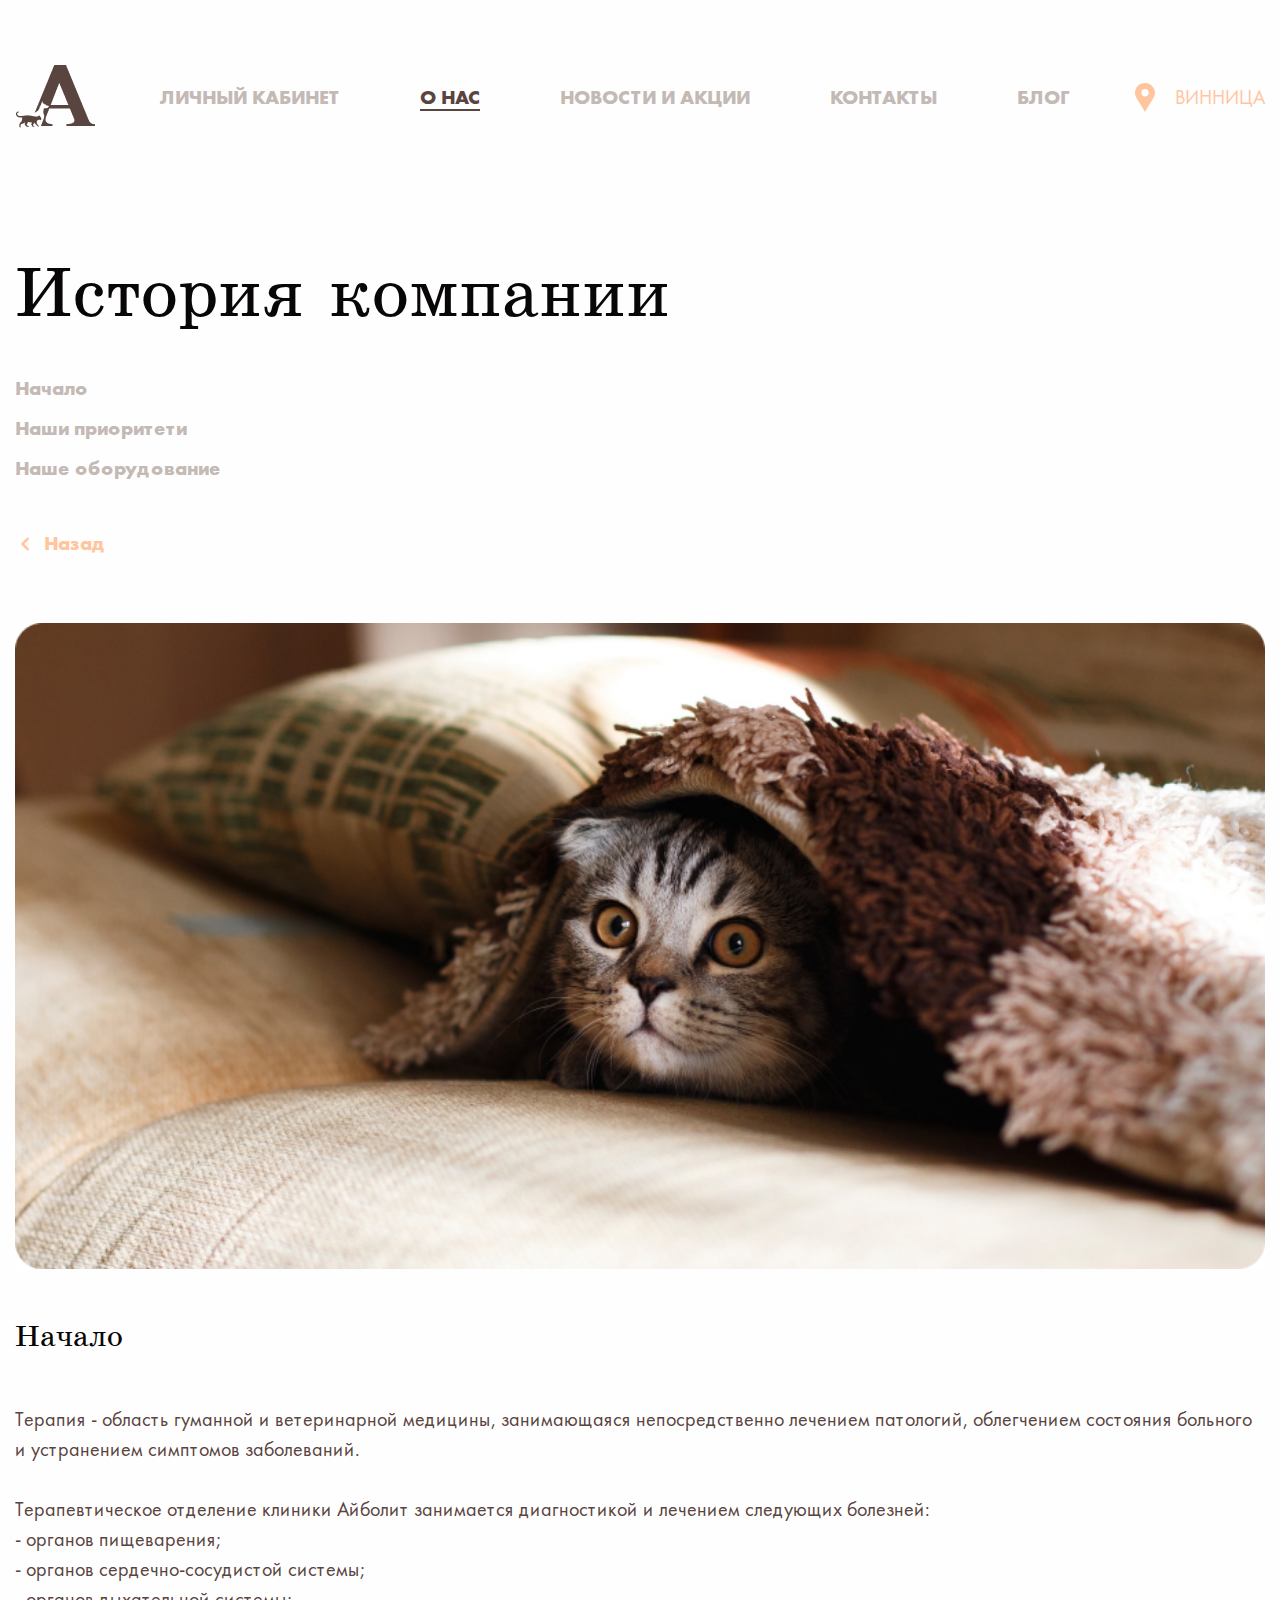
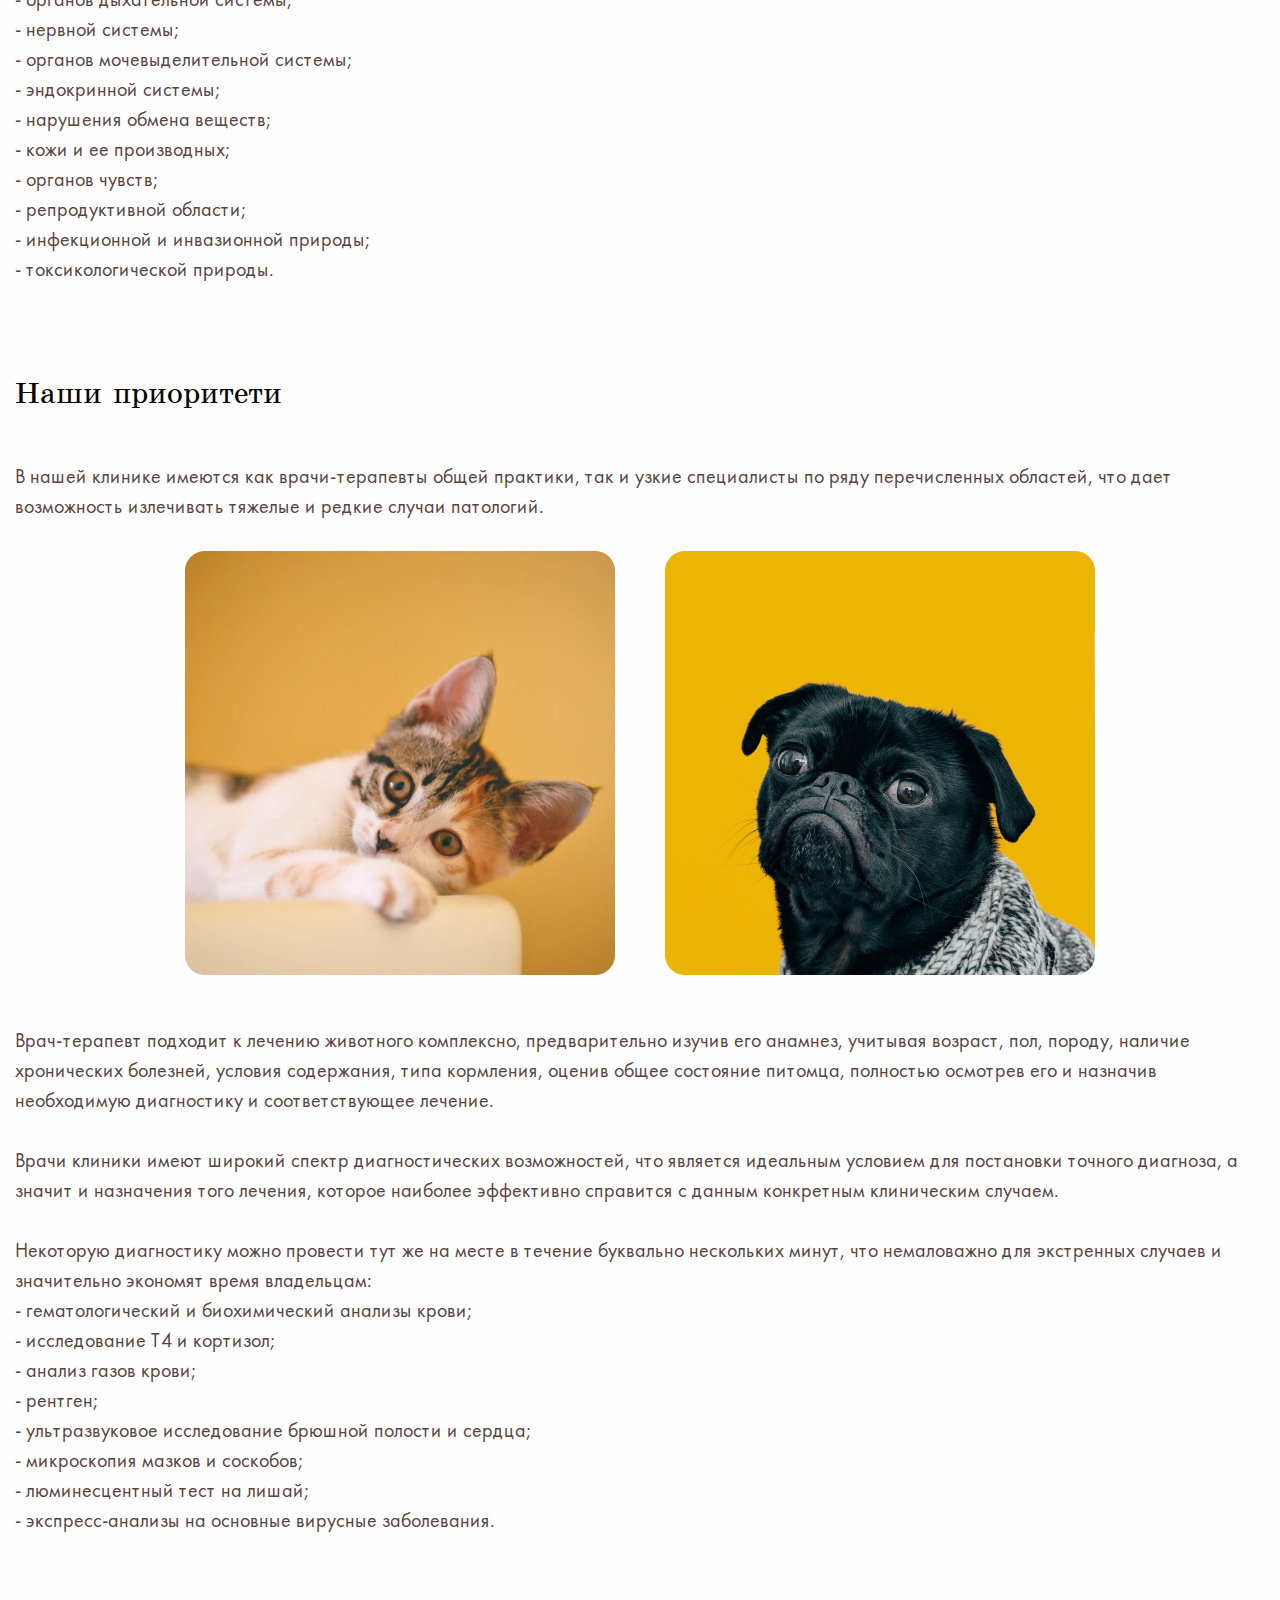
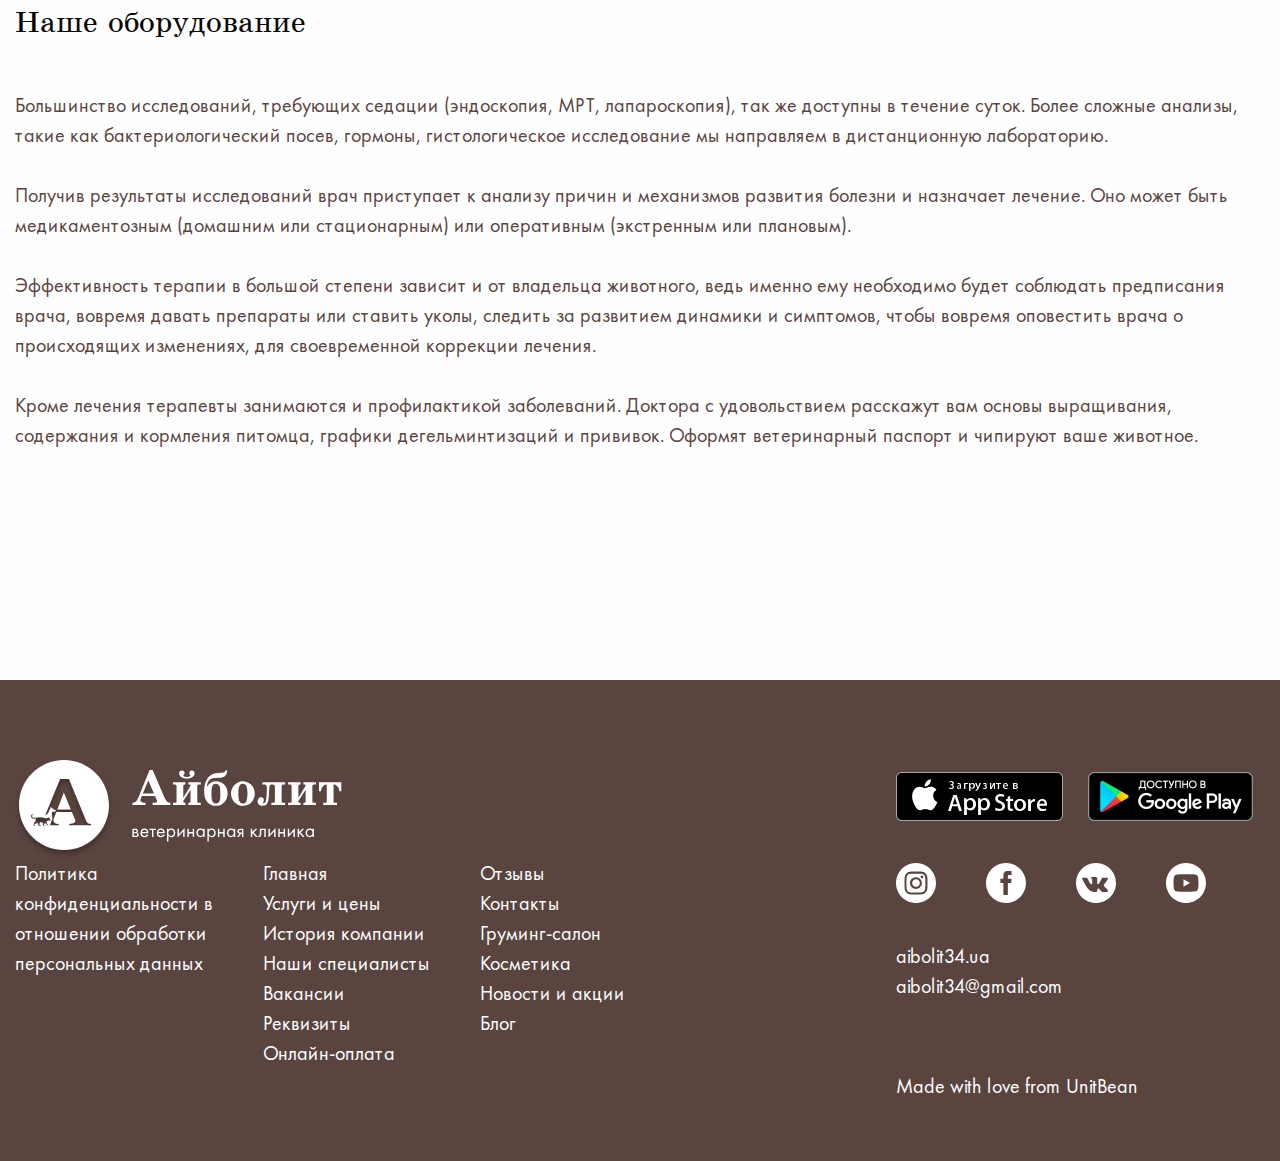
<file: history.html>
<!DOCTYPE html>
<html lang="en">

<head>
  <meta charset="UTF-8">
  <meta http-equiv="X-UA-Compatible" content="IE=edge">
  <meta name="viewport" content="width=device-width, initial-scale=1.0">
  <title>Document</title>
  <link rel="stylesheet" href="css/style.min.css">
</head>

<body>
  <header class="header">
    <div class="container">
      <div class="header__inner">
        <a href="index.html" class="logo">
          <img src="images/logo.png" alt="logo" class="logo__img">
        </a>
        <nav class="menu">
          <button class="menu__btn">
            <span></span>
          </button>
          <ul class="menu__list">
            <li class="menu__list-item">
              <a href="person.html" class="menu__list-link">ЛИЧНЫЙ КАБИНЕТ</a>
            </li>
            <li class="menu__list-item">
              <a href="about.html" class="menu__list-link menu__list-link--active">О НАС</a>
            </li>
            <li class="menu__list-item">
              <a href="offer.html" class="menu__list-link">НОВОСТИ И АКЦИИ</a>
            </li>
            <li class="menu__list-item">
              <a href="contact.html" class="menu__list-link">КОНТАКТЫ</a>
            </li>
            <li class="menu__list-item">
              <a href="blog.html" class="menu__list-link">БЛОГ</a>
            </li>
          </ul>
        </nav>
        <a href="contact.html" class="menu__location">ВИННИЦА</a>
      </div>
    </div>
  </header>
  <main class="main">
    <section class="fullhistory">
      <div class="main-container">
        <div class="fullhistory__inner">
          <div class="fullhistory__info">
            <h4 class="fullhistory__info-title">История
              компании</h4>
            <div class="fullhistory__info-box">
              <a href="#history-start" class="fullhistory__info-link">Начало</a>
              <a href="#history-primacy" class="fullhistory__info-link">Наши приоритети</a>
              <a href="#history-equipment" class="fullhistory__info-link"> Наше оборудование</a>
            </div>
          </div>
          <div class="fullhistory__content">
            <div class="fullhistory__content-start" id="history-start" >
              <a href="about.html" class="fullhistory__start-link">Назад</a>
              <img src="images/fullhistory-1.jpg" alt="cat image">
              <h5 class="fullhistory__start-title title">Начало</h5>
              <p class="fullhistory__start-text">
              Терапия - область гуманной и ветеринарной медицины, занимающаяся непосредственно лечением патологий, облегчением
              состояния больного и устранением симптомов заболеваний.
              </p>
              <ul class="fullhistory__start-list">Терапевтическое отделение клиники Айболит занимается диагностикой и лечением следующих болезней:
                <li class="fullhistory__start-item">- органов пищеварения;</li>
                <li class="fullhistory__start-item">- органов сердечно-сосудистой системы;</li>
                <li class="fullhistory__start-item">- органов дыхательной системы;
              </li>
                <li class="fullhistory__start-item">- нервной системы;</li>
                <li class="fullhistory__start-item">- органов мочевыделительной системы;</li>
                <li class="fullhistory__start-item">- эндокринной системы;</li>
                <li class="fullhistory__start-item">- нарушения обмена веществ;</li>
                <li class="fullhistory__start-item">- кожи и ее производных;</li>
                <li class="fullhistory__start-item">- органов чувств;</li>
                <li class="fullhistory__start-item">- репродуктивной области;</li>
                <li class="fullhistory__start-item">- инфекционной и инвазионной природы;</li>
                <li class="fullhistory__start-item">- токсикологической природы.</li>
              </ul>
            </div>
            <div class="fullhistory__content-primacy" id="history-primacy">
              <h5 class="fullhistory__primacy-title title">Наши приоритети</h5>
              <p class="fullhistory__primacy-text">
              В нашей клинике имеются как врачи-терапевты общей практики, так и узкие специалисты по ряду перечисленных областей, что
              дает возможность излечивать тяжелые и редкие случаи патологий.</p>
              <div class="fullhistory__primacy-box">
                <img src="images/fullhistory-2.jpg" alt="pet image">
                <img src="images/fullhistory-3.jpg" alt="pet image">
              </div>
              <p class="fullhistory__primacy-text">Врач-терапевт подходит к лечению животного комплексно, предварительно изучив его анамнез, учитывая возраст, пол, породу,
              наличие хронических болезней, условия содержания, типа кормления, оценив общее состояние питомца, полностью осмотрев его
              и назначив необходимую диагностику и соответствующее лечение.</p>
              <p class="fullhistory__primacy-text">
              Врачи клиники имеют широкий спектр диагностических возможностей, что является идеальным условием для постановки точного
              диагноза, а значит и назначения того лечения, которое наиболее эффективно справится с данным конкретным клиническим
              случаем.
              </p>
              <ul class="fullhistory__primacy-list">Некоторую диагностику можно провести тут же на месте в течение буквально нескольких минут, что немаловажно для
              экстренных случаев и значительно экономят время владельцам:
                <li class="fullhistory__primacy-item">- гематологический и биохимический анализы крови;</li>
                <li class="fullhistory__primacy-item">- исследование Т4 и кортизол;</li>
                <li class="fullhistory__primacy-item">- анализ газов крови;</li>
                <li class="fullhistory__primacy-item">- рентген;</li>
                <li class="fullhistory__primacy-item">- ультразвуковое исследование брюшной полости и сердца;</li>
                <li class="fullhistory__primacy-item">- микроскопия мазков и соскобов;</li>
                <li class="fullhistory__primacy-item">- люминесцентный тест на лишай;</li>
                <li class="fullhistory__primacy-item">- экспресс-анализы на основные вирусные заболевания.</li>
              </ul>
            </div>
            <div class="fullhistory__content-equipment " id="history-equipment">
              <h5 class="fullhistory__equipment-title title">Наше оборудование</h5>
              <p class="fullhistory__equipment-text">
              Большинство исследований, требующих седации (эндоскопия, МРТ, лапароскопия), так же доступны в течение суток. Более
              сложные анализы, такие как бактериологический посев, гормоны, гистологическое исследование мы направляем в дистанционную
              лабораторию.
              </p>
              <p class="fullhistory__equipment-text">Получив результаты исследований врач приступает к анализу причин и механизмов развития болезни и назначает лечение. Оно
              может быть медикаментозным (домашним или стационарным) или оперативным (экстренным или плановым).</p>
              <p class="fullhistory__equipment-text">Эффективность терапии в большой степени зависит и от владельца животного, ведь именно ему необходимо будет соблюдать
              предписания врача, вовремя давать препараты или ставить уколы, следить за развитием динамики и симптомов, чтобы вовремя
              оповестить врача о происходящих изменениях, для своевременной коррекции лечения.</p>
              <p class="fullhistory__equipment-text">Кроме лечения терапевты занимаются и профилактикой заболеваний. Доктора с удовольствием расскажут вам основы
              выращивания, содержания и кормления питомца, графики дегельминтизаций и прививок. Оформят ветеринарный паспорт и
              чипируют ваше животное.</p>
            </div>
          </div>
        </div>
      </div>
    </section>
  </main>
  <footer class="footer">
    <div class="container">
      <div class="footer__items">
        <div class="footer__item">
          <a href="index.html" class="footer__logo">
            <img src="images/logo-footer.svg" alt="logo">
          </a>
          <div class="footer__inner">
            <a href="#" class="footer__inner-low">Политика <br> конфиденциальности в <br> отношении обработки<br>
              персональных
              данных</a>
            <ul class="footer__inner-list">
              <li class="footer__inner-item">
                <a href="#" class="footer__inner-link">Главная</a>
              </li>
              <li class="footer__inner-item">
                <a href="#" class="footer__inner-link">Услуги и цены</a>
              </li>
              <li class="footer__inner-item">
                <a href="#" class="footer__inner-link">История компании</a>
              </li>
              <li class="footer__inner-item">
                <a href="#" class="footer__inner-link">Наши специалисты</a>
              </li>
              <li class="footer__inner-item">
                <a href="#" class="footer__inner-link">Вакансии</a>
              </li>
              <li class="footer__inner-item">
                <a href="#" class="footer__inner-link">Реквизиты</a>
              </li>
              <li class="footer__inner-item">
                <a href="#" class="footer__inner-link">Онлайн-оплата</a>
              </li>
            </ul>
            <ul class="footer__inner-list">
              <li class="footer__inner-item">
                <a href="#" class="footer__inner-link">Отзывы</a>
              </li>
              <li class="footer__inner-item">
                <a href="#" class="footer__inner-link">Контакты</a>
              </li>
              <li class="footer__inner-item">
                <a href="#" class="footer__inner-link">Груминг-салон</a>
              </li>
              <li class="footer__inner-item">
                <a href="#" class="footer__inner-link">Косметика</a>
              </li>
              <li class="footer__inner-item">
                <a href="#" class="footer__inner-link">Новости и акции</a>
              </li>
              <li class="footer__inner-item">
                <a href="#" class="footer__inner-link">Блог</a>
              </li>
            </ul>
          </div>
        </div>
        <div class="footer__item">
          <div class="footer__item-store">
            <a href="#" class="footer__store-link">
              <img src="images/app-1.svg" alt="app store">
            </a>
            <a href="#" class="footer__store-link">
              <img src="images/app-2.png" alt="play market">
            </a>
          </div>
          <div class="footer__item-socialmedia">
            <a href="#" class="footer__socialmedia-link">
              <svg width="40" height="40" viewBox="0 0 40 40" fill="none" xmlns="http://www.w3.org/2000/svg">
                <path fill-rule="evenodd" clip-rule="evenodd"
                  d="M20 0C8.95599 0 0 8.95599 0 20C0 31.044 8.95599 40 20 40C31.044 40 40 31.044 40 20C40 8.95599 31.044 0 20 0ZM31.4151 24.7348C31.3596 25.9573 31.1652 26.792 30.8813 27.5226C30.2847 29.0652 29.0652 30.2847 27.5226 30.8813C26.7923 31.1652 25.9573 31.3593 24.7351 31.4151C23.5104 31.4709 23.1192 31.4844 20.0003 31.4844C16.8811 31.4844 16.4902 31.4709 15.2652 31.4151C14.043 31.3593 13.208 31.1652 12.4777 30.8813C11.7111 30.593 11.0172 30.141 10.4434 29.5566C9.85931 28.9832 9.40735 28.2889 9.11896 27.5226C8.83514 26.7923 8.64075 25.9573 8.58521 24.7351C8.52875 23.5101 8.51562 23.1189 8.51562 20C8.51562 16.8811 8.52875 16.4899 8.5849 15.2652C8.64044 14.0427 8.83453 13.208 9.11835 12.4774C9.40674 11.7111 9.85901 11.0168 10.4434 10.4434C11.0168 9.85901 11.7111 9.40704 12.4774 9.11865C13.208 8.83484 14.0427 8.64075 15.2652 8.5849C16.4899 8.52905 16.8811 8.51562 20 8.51562C23.1189 8.51562 23.5101 8.52905 24.7348 8.58521C25.9573 8.64075 26.792 8.83484 27.5226 9.11835C28.2889 9.40674 28.9832 9.85901 29.5569 10.4434C30.141 11.0172 30.5933 11.7111 30.8813 12.4774C31.1655 13.208 31.3596 14.0427 31.4154 15.2652C31.4713 16.4899 31.4844 16.8811 31.4844 20C31.4844 23.1189 31.4713 23.5101 31.4151 24.7348ZM28.8952 13.2944C28.7103 12.7934 28.4154 12.34 28.0322 11.9678C27.66 11.5846 27.2069 11.2897 26.7056 11.1048C26.2991 10.9469 25.6884 10.759 24.5636 10.7078C23.3469 10.6523 22.9821 10.6404 19.9016 10.6404C16.8209 10.6404 16.4561 10.652 15.2396 10.7075C14.1148 10.759 13.5038 10.9469 13.0976 11.1048C12.5964 11.2897 12.143 11.5846 11.7711 11.9678C11.3879 12.34 11.093 12.7931 10.9078 13.2944C10.7499 13.7009 10.562 14.3119 10.5108 15.4367C10.4553 16.6531 10.4434 17.0179 10.4434 20.0987C10.4434 23.1791 10.4553 23.5439 10.5108 24.7607C10.562 25.8855 10.7499 26.4962 10.9078 26.9027C11.093 27.4039 11.3876 27.857 11.7708 28.2292C12.143 28.6124 12.5961 28.9073 13.0973 29.0922C13.5038 29.2504 14.1148 29.4383 15.2396 29.4895C16.4561 29.545 16.8206 29.5566 19.9013 29.5566C22.9824 29.5566 23.3472 29.545 24.5633 29.4895C25.6881 29.4383 26.2991 29.2504 26.7056 29.0922C27.7118 28.7041 28.507 27.9088 28.8952 26.9027C29.053 26.4962 29.241 25.8855 29.2925 24.7607C29.348 23.5439 29.3596 23.1791 29.3596 20.0987C29.3596 17.0179 29.348 16.6531 29.2925 15.4367C29.2413 14.3119 29.0534 13.7009 28.8952 13.2944ZM19.9016 26.0225C16.6296 26.0225 13.9772 23.3704 13.9772 20.0983C13.9772 16.8263 16.6296 14.1742 19.9016 14.1742C23.1733 14.1742 25.8258 16.8263 25.8258 20.0983C25.8258 23.3704 23.1733 26.0225 19.9016 26.0225ZM24.6755 13.94C24.6755 14.7046 25.2954 15.3245 26.06 15.3245C26.8246 15.3245 27.4442 14.7046 27.4445 13.94C27.4445 13.1754 26.8246 12.5555 26.06 12.5555C25.2954 12.5555 24.6755 13.1754 24.6755 13.94ZM23.8424 20C23.8424 22.1221 22.1221 23.8424 20 23.8424C17.8779 23.8424 16.1576 22.1221 16.1576 20C16.1576 17.8779 17.8779 16.1577 20 16.1577C22.1221 16.1577 23.8424 17.8779 23.8424 20Z"
                  fill="white" />
              </svg></a>
            <a href="#" class="footer__socialmedia-link">
              <svg width="40" height="40" viewBox="0 0 40 40" fill="none" xmlns="http://www.w3.org/2000/svg">
                <path fill-rule="evenodd" clip-rule="evenodd"
                  d="M0 19.975C0 8.94382 8.94382 0 19.975 0C31.0062 0 39.9501 8.94136 39.9501 19.975C39.9501 31.0062 31.0062 39.9501 19.975 39.9501C8.94382 39.9501 0 31.0062 0 19.975ZM21.8651 19.9749L25.1385 19.9725L25.5754 15.8427H21.8601L21.8651 13.7753C21.8651 12.6991 21.94 12.1224 23.4856 12.1224H25.553V7.99005H22.2471C18.2796 7.99005 17.3657 10.04 17.3657 13.4107L17.3707 15.8427L14.3745 15.8452V19.975H17.3707V31.9599H21.8626L21.8651 19.9749Z"
                  fill="white" />
              </svg>
            </a>
            <a href="#" class="footer__socialmedia-link">
              <svg width="40" height="40" viewBox="0 0 40 40" fill="none" xmlns="http://www.w3.org/2000/svg">
                <path fill-rule="evenodd" clip-rule="evenodd"
                  d="M40 20C40 31.0457 31.0457 40 20 40C8.9543 40 0 31.0457 0 20C0 8.9543 8.9543 0 20 0C31.0457 0 40 8.9543 40 20ZM20.2749 28.9372H18.7208C18.7208 28.9372 15.2917 29.146 12.2721 25.9666C8.97886 22.4989 6.07041 15.6175 6.07041 15.6175C6.07041 15.6175 5.90275 15.1664 6.08488 14.9483C6.2896 14.703 6.84729 14.6873 6.84729 14.6873L10.5623 14.6627C10.5623 14.6627 10.9124 14.722 11.163 14.9079C11.3695 15.0614 11.4853 15.3484 11.4853 15.3484C11.4853 15.3484 12.0857 16.884 12.8809 18.2733C14.4329 20.9854 15.1558 21.5786 15.6828 21.2881C16.4505 20.8644 16.2204 17.4541 16.2204 17.4541C16.2204 17.4541 16.2345 16.2162 15.8339 15.665C15.5236 15.2377 14.9384 15.1132 14.68 15.0782C14.471 15.05 14.8141 14.5592 15.2589 14.3389C15.9274 14.0077 17.1081 13.9888 18.503 14.0034C19.5898 14.0145 19.9025 14.083 20.3275 14.1869C21.3134 14.4276 21.2827 15.1991 21.2164 16.8636C21.1966 17.3609 21.1736 17.938 21.1736 18.6045C21.1736 18.7545 21.1692 18.9143 21.1648 19.0788C21.1418 19.9312 21.1154 20.9072 21.6702 21.2699C21.9547 21.4555 22.6507 21.2977 24.3916 18.3082C25.2168 16.8915 25.8356 15.2256 25.8356 15.2256C25.8356 15.2256 25.9707 14.9286 26.1808 14.8012C26.3957 14.6713 26.6855 14.7112 26.6855 14.7112L30.595 14.6866C30.595 14.6866 31.7696 14.5449 31.9599 15.081C32.1593 15.644 31.5208 16.9583 29.9236 19.111C28.4059 21.1567 27.6689 21.9078 27.7392 22.5737C27.7904 23.0584 28.2694 23.498 29.1866 24.3589C31.111 26.1653 31.6239 27.1138 31.7458 27.3392C31.7557 27.3575 31.763 27.371 31.7682 27.3798C32.6295 28.824 30.8131 28.9372 30.8131 28.9372L27.341 28.9861C27.341 28.9861 26.5948 29.1357 25.6128 28.4535C25.0993 28.0971 24.5972 27.515 24.1189 26.9604C23.3877 26.1127 22.7118 25.3291 22.135 25.514C21.1672 25.8246 21.1976 27.9335 21.1976 27.9335C21.1976 27.9335 21.2046 28.3839 20.984 28.6238C20.7443 28.8851 20.2749 28.9372 20.2749 28.9372Z"
                  fill="white" />
              </svg>
            </a>
            <a href="#" class="footer__socialmedia-link">
              <svg width="40" height="40" viewBox="0 0 40 40" fill="none" xmlns="http://www.w3.org/2000/svg">
                <path fill-rule="evenodd" clip-rule="evenodd"
                  d="M20 0C8.95599 0 0 8.95599 0 20C0 31.044 8.95599 40 20 40C31.044 40 40 31.044 40 20C40 8.95599 31.044 0 20 0ZM32.4969 20.0204C32.4969 20.0204 32.4969 24.0765 31.9824 26.0324C31.694 27.103 30.8499 27.9471 29.7794 28.2352C27.8235 28.75 20 28.75 20 28.75C20 28.75 12.197 28.75 10.2206 28.2147C9.15009 27.9266 8.30597 27.0822 8.01758 26.0117C7.50275 24.0765 7.50275 20 7.50275 20C7.50275 20 7.50275 15.9442 8.01758 13.9883C8.30566 12.9178 9.17053 12.0529 10.2206 11.7648C12.1765 11.25 20 11.25 20 11.25C20 11.25 27.8235 11.25 29.7794 11.7853C30.8499 12.0734 31.694 12.9178 31.9824 13.9883C32.5177 15.9442 32.4969 20.0204 32.4969 20.0204ZM24.0146 20L17.5089 23.7469V16.2531L24.0146 20Z"
                  fill="white" />
              </svg>
            </a>
          </div>
          <div class="footer__item-mail">
            <a href="mail:aibolit34.ua" class="footer__mail-link">aibolit34.ua</a>
            <a href="mail:aibolit34@gmail.com" class="footer__mail-link">
              aibolit34@gmail.com</a>
          </div>
          <p class="footer__item-text">Made with love from UnitBean</p>
        </div>
      </div>
    </div>
  </footer>
  <script src="js/main.min.js"></script>
</body>

</html>
</file>
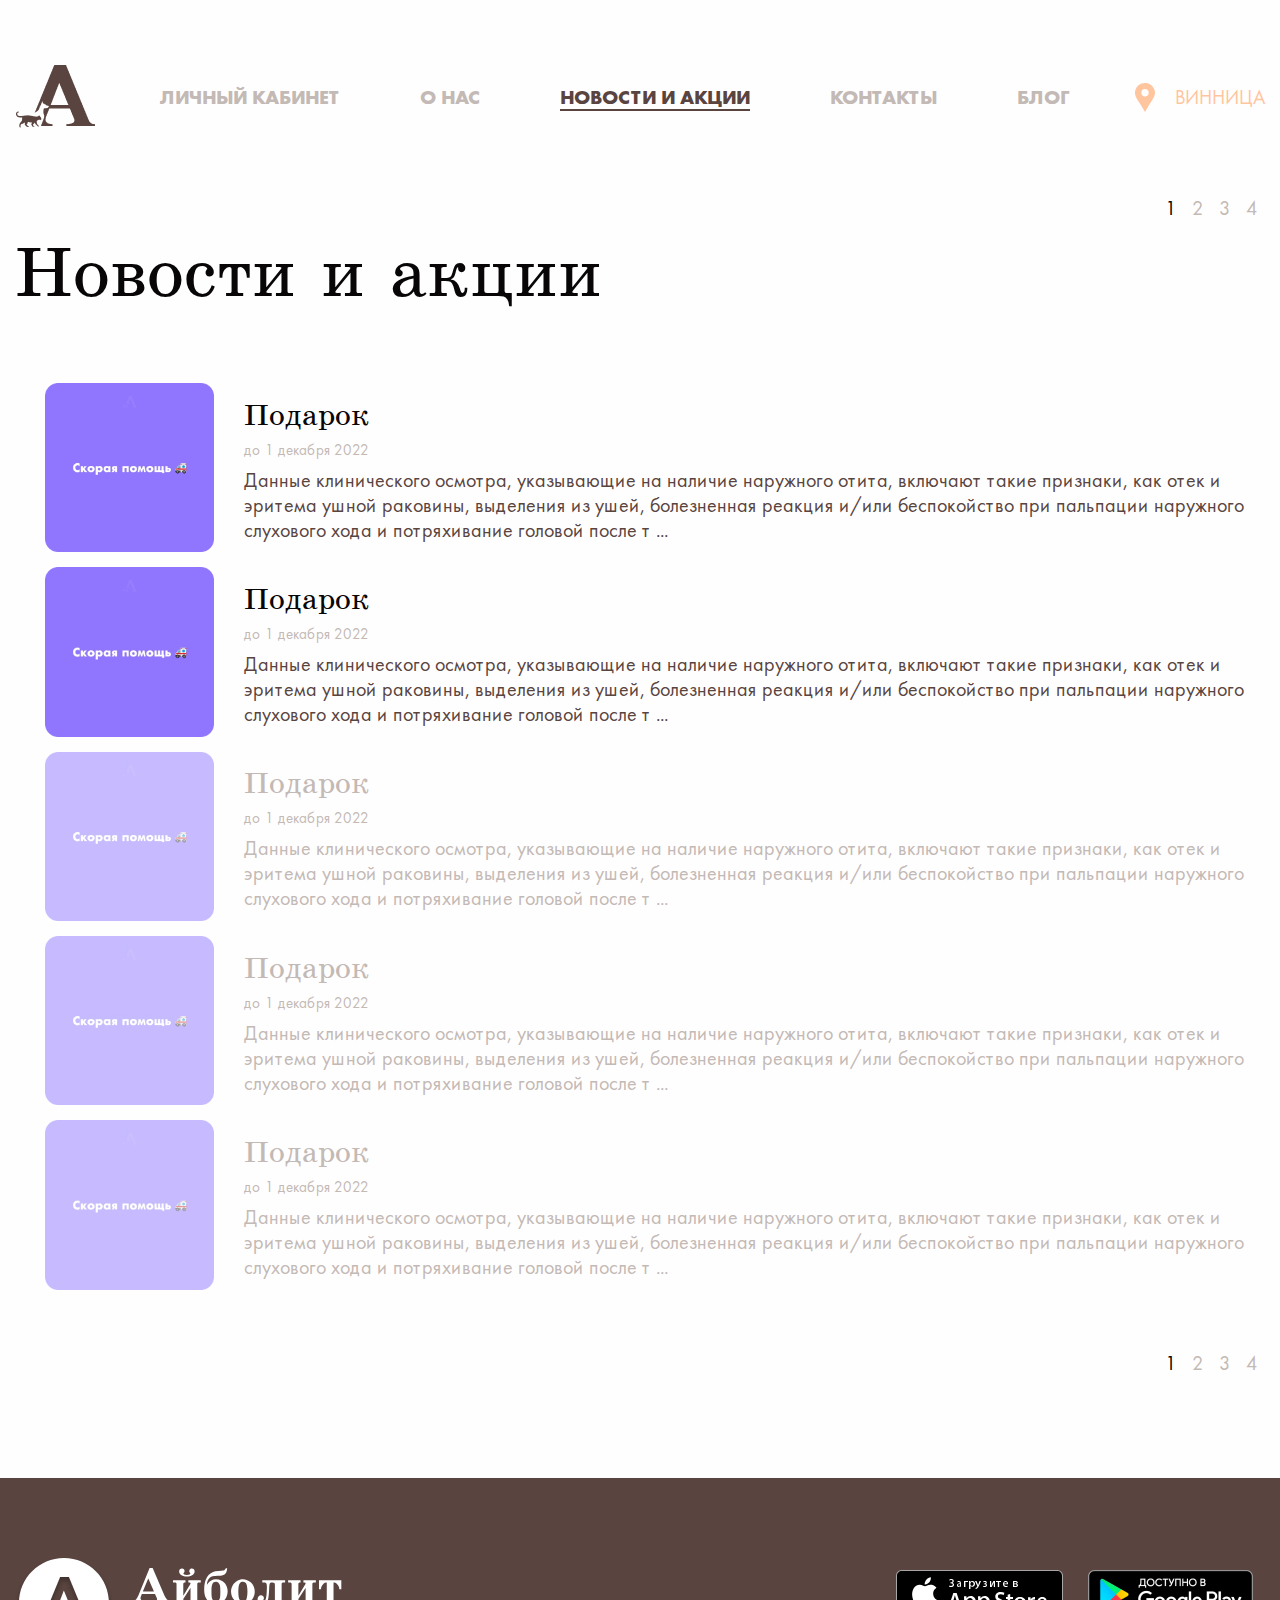
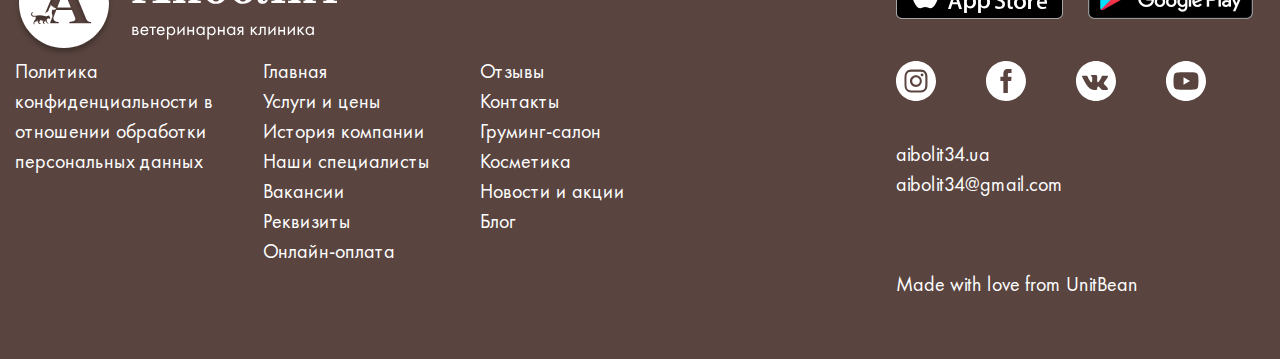
<file: offer.html>
<!DOCTYPE html>
<html lang="en">

<head>
  <meta charset="UTF-8">
  <meta http-equiv="X-UA-Compatible" content="IE=edge">
  <meta name="viewport" content="width=device-width, initial-scale=1.0">
  <title>Document</title>
  <link rel="stylesheet" href="css/style.min.css">
</head>

<body>
  <header class="header">
    <div class="container">
      <div class="header__inner">
        <a href="index.html" class="logo">
          <img src="images/logo.png" alt="logo" class="logo__img">
        </a>
        <nav class="menu">
          <button class="menu__btn">
            <span></span>
          </button>
          <ul class="menu__list">
            <li class="menu__list-item">
              <a href="person.html" class="menu__list-link">ЛИЧНЫЙ КАБИНЕТ</a>
            </li>
            <li class="menu__list-item">
              <a href="about.html" class="menu__list-link">О НАС</a>
            </li>
            <li class="menu__list-item">
              <a href="offer.html" class="menu__list-link menu__list-link--active">НОВОСТИ И АКЦИИ</a>
            </li>
            <li class="menu__list-item">
              <a href="contact.html" class="menu__list-link">КОНТАКТЫ</a>
            </li>
            <li class="menu__list-item">
              <a href="blog.html" class="menu__list-link">БЛОГ</a>
            </li>
          </ul>
        </nav>
        <a href="contact.html" class="menu__location">ВИННИЦА</a>
      </div>
    </div>
  </header>
  <main class="main">
    <section class="offer">
      <div class="main-container">
        <div class="pagination">
          <ul class="pagination__list">
            <li class="pagination__item pagination__link--active"><a href="#" class="pagination__link">1</a>
            </li>
            <li class="pagination__item"><a href="#" class="pagination__link">2</a>
            </li>
            <li class="pagination__item"><a href="#" class="pagination__link ">3</a>
            </li>
            <li class="pagination__item"><a href="#" class="pagination__link">4</a>
            </li>
          </ul>
        </div>
        <div class="offer__inner">
          <div class="offer__info">
            <h4 class="offer__info-title">Новости
            и акции</h4>
          </div>
          <div class="offer__content">
            <div class="offer__content-items">
              <div class="offer__content-item">
                <a href="#" class="offer__content-link">
                  <img src="images/offer-bg.jpg" alt="offer photo">
                </a>
                <div class="offer__content-inner">
                  <a class="offer__content-title">Подарок</a>
                  <div class="offer__content-date">до 1 декабря 2022</div>
                  <p class="offer__content-text">Данные клинического осмотра, указывающие на наличие наружного отита, включают такие признаки, как отек и эритема ушной
                  раковины, выделения из ушей, болезненная реакция и/или беспокойство при пальпации наружного слухового хода и
                  потряхивание головой после т ...</p>
                </div>
              </div>
              <div class="offer__content-item">
                <a href="#" class="offer__content-link">
                  <img src="images/offer-bg.jpg" alt="offer photo">
                </a>
                <div class="offer__content-inner">
                  <a class="offer__content-title">Подарок</a>
                  <div class="offer__content-date">до 1 декабря 2022</div>
                  <p class="offer__content-text">Данные клинического осмотра, указывающие на наличие наружного отита, включают такие
                    признаки, как отек и эритема ушной
                    раковины, выделения из ушей, болезненная реакция и/или беспокойство при пальпации наружного слухового хода и
                    потряхивание головой после т ...</p>
                </div>
              </div>
              <div class="offer__content-item offer__content-item--deadline">
                <a href="#" class="offer__content-link">
                  <img src="images/offer-deadline.jpg" alt="offer photo">
                </a>
                <div class="offer__content-inner">
                  <a class="offer__content-title">Подарок</a>
                  <div class="offer__content-date">до 1 декабря 2022</div>
                  <p class="offer__content-text">Данные клинического осмотра, указывающие на наличие наружного отита, включают такие
                    признаки, как отек и эритема ушной
                    раковины, выделения из ушей, болезненная реакция и/или беспокойство при пальпации наружного слухового хода и
                    потряхивание головой после т ...</p>
                </div>
              </div>
              <div class="offer__content-item offer__content-item--deadline">
                <a href="#" class="offer__content-link">
                  <img src="images/offer-deadline.jpg" alt="offer photo">
                </a>
                <div class="offer__content-inner">
                  <a class="offer__content-title">Подарок</a>
                  <div class="offer__content-date">до 1 декабря 2022</div>
                  <p class="offer__content-text">Данные клинического осмотра, указывающие на наличие наружного отита, включают такие
                    признаки, как отек и эритема ушной
                    раковины, выделения из ушей, болезненная реакция и/или беспокойство при пальпации наружного слухового хода и
                    потряхивание головой после т ...</p>
                </div>
              </div>
              <div class="offer__content-item offer__content-item--deadline">
                <a href="#" class="offer__content-link">
                  <img src="images/offer-deadline.jpg" alt="offer photo">
                </a>
                <div class="offer__content-inner">
                  <a class="offer__content-title">Подарок</a>
                  <div class="offer__content-date">до 1 декабря 2022</div>
                  <p class="offer__content-text">Данные клинического осмотра, указывающие на наличие наружного отита, включают такие
                    признаки, как отек и эритема ушной
                    раковины, выделения из ушей, болезненная реакция и/или беспокойство при пальпации наружного слухового хода и
                    потряхивание головой после т ...</p>
                </div>
              </div>
            </div>
          </div>
        </div>
        <div class="pagination">
          <ul class="pagination__list">
            <li class="pagination__item pagination__link--active"><a href="#" class="pagination__link">1</a>
            </li>
            <li class="pagination__item"><a href="#" class="pagination__link">2</a>
            </li>
            <li class="pagination__item"><a href="#" class="pagination__link ">3</a>
            </li>
            <li class="pagination__item"><a href="#" class="pagination__link">4</a>
            </li>
          </ul>
        </div>
      </div>
    </section>
  </main>
  <footer class="footer">
    <div class="container">
      <div class="footer__items">
        <div class="footer__item">
          <a href="index.html" class="footer__logo">
            <img src="images/logo-footer.svg" alt="logo">
          </a>
          <div class="footer__inner">
            <a href="#" class="footer__inner-low">Политика <br> конфиденциальности в <br> отношении обработки<br>
              персональных
              данных</a>
            <ul class="footer__inner-list">
              <li class="footer__inner-item">
                <a href="#" class="footer__inner-link">Главная</a>
              </li>
              <li class="footer__inner-item">
                <a href="#" class="footer__inner-link">Услуги и цены</a>
              </li>
              <li class="footer__inner-item">
                <a href="#" class="footer__inner-link">История компании</a>
              </li>
              <li class="footer__inner-item">
                <a href="#" class="footer__inner-link">Наши специалисты</a>
              </li>
              <li class="footer__inner-item">
                <a href="#" class="footer__inner-link">Вакансии</a>
              </li>
              <li class="footer__inner-item">
                <a href="#" class="footer__inner-link">Реквизиты</a>
              </li>
              <li class="footer__inner-item">
                <a href="#" class="footer__inner-link">Онлайн-оплата</a>
              </li>
            </ul>
            <ul class="footer__inner-list">
              <li class="footer__inner-item">
                <a href="#" class="footer__inner-link">Отзывы</a>
              </li>
              <li class="footer__inner-item">
                <a href="#" class="footer__inner-link">Контакты</a>
              </li>
              <li class="footer__inner-item">
                <a href="#" class="footer__inner-link">Груминг-салон</a>
              </li>
              <li class="footer__inner-item">
                <a href="#" class="footer__inner-link">Косметика</a>
              </li>
              <li class="footer__inner-item">
                <a href="#" class="footer__inner-link">Новости и акции</a>
              </li>
              <li class="footer__inner-item">
                <a href="#" class="footer__inner-link">Блог</a>
              </li>
            </ul>
          </div>
        </div>
        <div class="footer__item">
          <div class="footer__item-store">
            <a href="#" class="footer__store-link">
              <img src="images/app-1.svg" alt="app store">
            </a>
            <a href="#" class="footer__store-link">
              <img src="images/app-2.png" alt="play market">
            </a>
          </div>
          <div class="footer__item-socialmedia">
            <a href="#" class="footer__socialmedia-link">
              <svg width="40" height="40" viewBox="0 0 40 40" fill="none" xmlns="http://www.w3.org/2000/svg">
                <path fill-rule="evenodd" clip-rule="evenodd"
                  d="M20 0C8.95599 0 0 8.95599 0 20C0 31.044 8.95599 40 20 40C31.044 40 40 31.044 40 20C40 8.95599 31.044 0 20 0ZM31.4151 24.7348C31.3596 25.9573 31.1652 26.792 30.8813 27.5226C30.2847 29.0652 29.0652 30.2847 27.5226 30.8813C26.7923 31.1652 25.9573 31.3593 24.7351 31.4151C23.5104 31.4709 23.1192 31.4844 20.0003 31.4844C16.8811 31.4844 16.4902 31.4709 15.2652 31.4151C14.043 31.3593 13.208 31.1652 12.4777 30.8813C11.7111 30.593 11.0172 30.141 10.4434 29.5566C9.85931 28.9832 9.40735 28.2889 9.11896 27.5226C8.83514 26.7923 8.64075 25.9573 8.58521 24.7351C8.52875 23.5101 8.51562 23.1189 8.51562 20C8.51562 16.8811 8.52875 16.4899 8.5849 15.2652C8.64044 14.0427 8.83453 13.208 9.11835 12.4774C9.40674 11.7111 9.85901 11.0168 10.4434 10.4434C11.0168 9.85901 11.7111 9.40704 12.4774 9.11865C13.208 8.83484 14.0427 8.64075 15.2652 8.5849C16.4899 8.52905 16.8811 8.51562 20 8.51562C23.1189 8.51562 23.5101 8.52905 24.7348 8.58521C25.9573 8.64075 26.792 8.83484 27.5226 9.11835C28.2889 9.40674 28.9832 9.85901 29.5569 10.4434C30.141 11.0172 30.5933 11.7111 30.8813 12.4774C31.1655 13.208 31.3596 14.0427 31.4154 15.2652C31.4713 16.4899 31.4844 16.8811 31.4844 20C31.4844 23.1189 31.4713 23.5101 31.4151 24.7348ZM28.8952 13.2944C28.7103 12.7934 28.4154 12.34 28.0322 11.9678C27.66 11.5846 27.2069 11.2897 26.7056 11.1048C26.2991 10.9469 25.6884 10.759 24.5636 10.7078C23.3469 10.6523 22.9821 10.6404 19.9016 10.6404C16.8209 10.6404 16.4561 10.652 15.2396 10.7075C14.1148 10.759 13.5038 10.9469 13.0976 11.1048C12.5964 11.2897 12.143 11.5846 11.7711 11.9678C11.3879 12.34 11.093 12.7931 10.9078 13.2944C10.7499 13.7009 10.562 14.3119 10.5108 15.4367C10.4553 16.6531 10.4434 17.0179 10.4434 20.0987C10.4434 23.1791 10.4553 23.5439 10.5108 24.7607C10.562 25.8855 10.7499 26.4962 10.9078 26.9027C11.093 27.4039 11.3876 27.857 11.7708 28.2292C12.143 28.6124 12.5961 28.9073 13.0973 29.0922C13.5038 29.2504 14.1148 29.4383 15.2396 29.4895C16.4561 29.545 16.8206 29.5566 19.9013 29.5566C22.9824 29.5566 23.3472 29.545 24.5633 29.4895C25.6881 29.4383 26.2991 29.2504 26.7056 29.0922C27.7118 28.7041 28.507 27.9088 28.8952 26.9027C29.053 26.4962 29.241 25.8855 29.2925 24.7607C29.348 23.5439 29.3596 23.1791 29.3596 20.0987C29.3596 17.0179 29.348 16.6531 29.2925 15.4367C29.2413 14.3119 29.0534 13.7009 28.8952 13.2944ZM19.9016 26.0225C16.6296 26.0225 13.9772 23.3704 13.9772 20.0983C13.9772 16.8263 16.6296 14.1742 19.9016 14.1742C23.1733 14.1742 25.8258 16.8263 25.8258 20.0983C25.8258 23.3704 23.1733 26.0225 19.9016 26.0225ZM24.6755 13.94C24.6755 14.7046 25.2954 15.3245 26.06 15.3245C26.8246 15.3245 27.4442 14.7046 27.4445 13.94C27.4445 13.1754 26.8246 12.5555 26.06 12.5555C25.2954 12.5555 24.6755 13.1754 24.6755 13.94ZM23.8424 20C23.8424 22.1221 22.1221 23.8424 20 23.8424C17.8779 23.8424 16.1576 22.1221 16.1576 20C16.1576 17.8779 17.8779 16.1577 20 16.1577C22.1221 16.1577 23.8424 17.8779 23.8424 20Z"
                  fill="white" />
              </svg></a>
            <a href="#" class="footer__socialmedia-link">
              <svg width="40" height="40" viewBox="0 0 40 40" fill="none" xmlns="http://www.w3.org/2000/svg">
                <path fill-rule="evenodd" clip-rule="evenodd"
                  d="M0 19.975C0 8.94382 8.94382 0 19.975 0C31.0062 0 39.9501 8.94136 39.9501 19.975C39.9501 31.0062 31.0062 39.9501 19.975 39.9501C8.94382 39.9501 0 31.0062 0 19.975ZM21.8651 19.9749L25.1385 19.9725L25.5754 15.8427H21.8601L21.8651 13.7753C21.8651 12.6991 21.94 12.1224 23.4856 12.1224H25.553V7.99005H22.2471C18.2796 7.99005 17.3657 10.04 17.3657 13.4107L17.3707 15.8427L14.3745 15.8452V19.975H17.3707V31.9599H21.8626L21.8651 19.9749Z"
                  fill="white" />
              </svg>
            </a>
            <a href="#" class="footer__socialmedia-link">
              <svg width="40" height="40" viewBox="0 0 40 40" fill="none" xmlns="http://www.w3.org/2000/svg">
                <path fill-rule="evenodd" clip-rule="evenodd"
                  d="M40 20C40 31.0457 31.0457 40 20 40C8.9543 40 0 31.0457 0 20C0 8.9543 8.9543 0 20 0C31.0457 0 40 8.9543 40 20ZM20.2749 28.9372H18.7208C18.7208 28.9372 15.2917 29.146 12.2721 25.9666C8.97886 22.4989 6.07041 15.6175 6.07041 15.6175C6.07041 15.6175 5.90275 15.1664 6.08488 14.9483C6.2896 14.703 6.84729 14.6873 6.84729 14.6873L10.5623 14.6627C10.5623 14.6627 10.9124 14.722 11.163 14.9079C11.3695 15.0614 11.4853 15.3484 11.4853 15.3484C11.4853 15.3484 12.0857 16.884 12.8809 18.2733C14.4329 20.9854 15.1558 21.5786 15.6828 21.2881C16.4505 20.8644 16.2204 17.4541 16.2204 17.4541C16.2204 17.4541 16.2345 16.2162 15.8339 15.665C15.5236 15.2377 14.9384 15.1132 14.68 15.0782C14.471 15.05 14.8141 14.5592 15.2589 14.3389C15.9274 14.0077 17.1081 13.9888 18.503 14.0034C19.5898 14.0145 19.9025 14.083 20.3275 14.1869C21.3134 14.4276 21.2827 15.1991 21.2164 16.8636C21.1966 17.3609 21.1736 17.938 21.1736 18.6045C21.1736 18.7545 21.1692 18.9143 21.1648 19.0788C21.1418 19.9312 21.1154 20.9072 21.6702 21.2699C21.9547 21.4555 22.6507 21.2977 24.3916 18.3082C25.2168 16.8915 25.8356 15.2256 25.8356 15.2256C25.8356 15.2256 25.9707 14.9286 26.1808 14.8012C26.3957 14.6713 26.6855 14.7112 26.6855 14.7112L30.595 14.6866C30.595 14.6866 31.7696 14.5449 31.9599 15.081C32.1593 15.644 31.5208 16.9583 29.9236 19.111C28.4059 21.1567 27.6689 21.9078 27.7392 22.5737C27.7904 23.0584 28.2694 23.498 29.1866 24.3589C31.111 26.1653 31.6239 27.1138 31.7458 27.3392C31.7557 27.3575 31.763 27.371 31.7682 27.3798C32.6295 28.824 30.8131 28.9372 30.8131 28.9372L27.341 28.9861C27.341 28.9861 26.5948 29.1357 25.6128 28.4535C25.0993 28.0971 24.5972 27.515 24.1189 26.9604C23.3877 26.1127 22.7118 25.3291 22.135 25.514C21.1672 25.8246 21.1976 27.9335 21.1976 27.9335C21.1976 27.9335 21.2046 28.3839 20.984 28.6238C20.7443 28.8851 20.2749 28.9372 20.2749 28.9372Z"
                  fill="white" />
              </svg>
            </a>
            <a href="#" class="footer__socialmedia-link">
              <svg width="40" height="40" viewBox="0 0 40 40" fill="none" xmlns="http://www.w3.org/2000/svg">
                <path fill-rule="evenodd" clip-rule="evenodd"
                  d="M20 0C8.95599 0 0 8.95599 0 20C0 31.044 8.95599 40 20 40C31.044 40 40 31.044 40 20C40 8.95599 31.044 0 20 0ZM32.4969 20.0204C32.4969 20.0204 32.4969 24.0765 31.9824 26.0324C31.694 27.103 30.8499 27.9471 29.7794 28.2352C27.8235 28.75 20 28.75 20 28.75C20 28.75 12.197 28.75 10.2206 28.2147C9.15009 27.9266 8.30597 27.0822 8.01758 26.0117C7.50275 24.0765 7.50275 20 7.50275 20C7.50275 20 7.50275 15.9442 8.01758 13.9883C8.30566 12.9178 9.17053 12.0529 10.2206 11.7648C12.1765 11.25 20 11.25 20 11.25C20 11.25 27.8235 11.25 29.7794 11.7853C30.8499 12.0734 31.694 12.9178 31.9824 13.9883C32.5177 15.9442 32.4969 20.0204 32.4969 20.0204ZM24.0146 20L17.5089 23.7469V16.2531L24.0146 20Z"
                  fill="white" />
              </svg>
            </a>
          </div>
          <div class="footer__item-mail">
            <a href="mail:aibolit34.ua" class="footer__mail-link">aibolit34.ua</a>
            <a href="mail:aibolit34@gmail.com" class="footer__mail-link">
              aibolit34@gmail.com</a>
          </div>
          <p class="footer__item-text">Made with love from UnitBean</p>
        </div>
      </div>
    </div>
  </footer>
  <script src="js/main.min.js"></script>
  </body>
  
  </html>
</file>
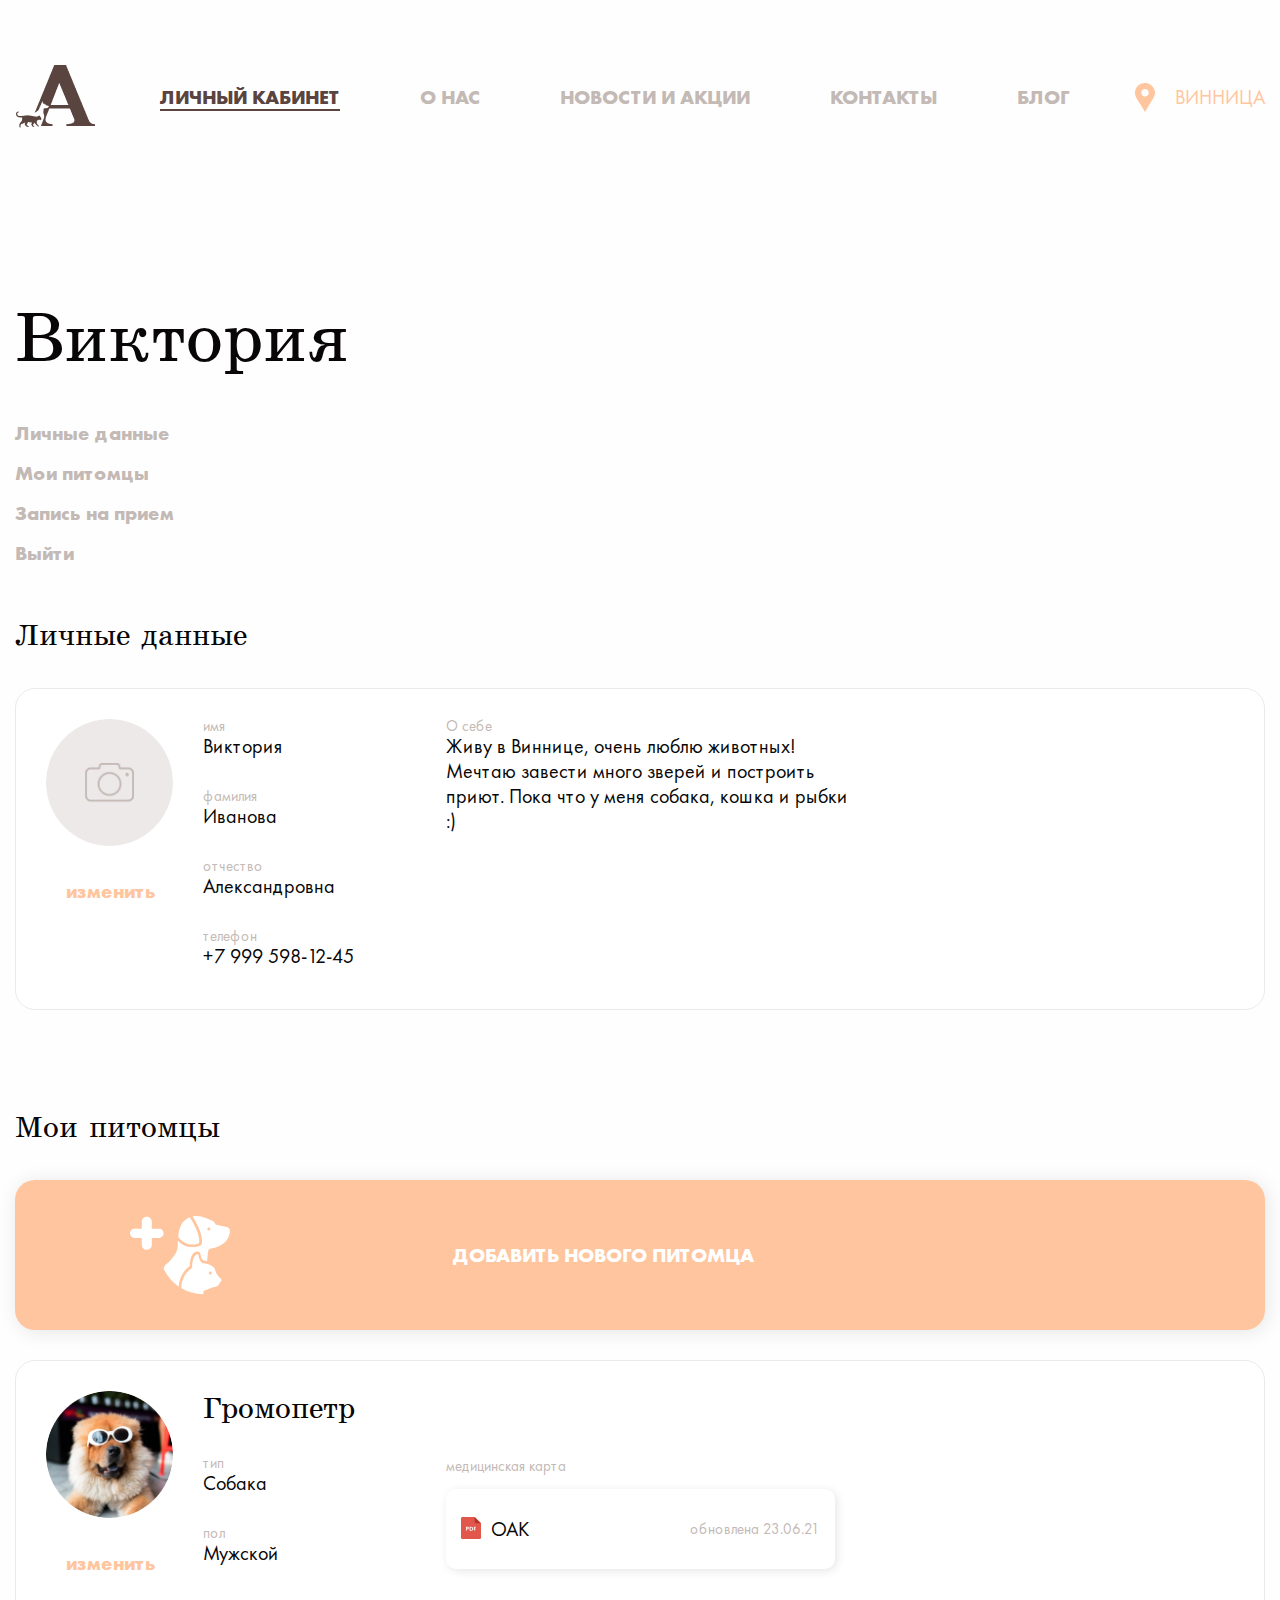
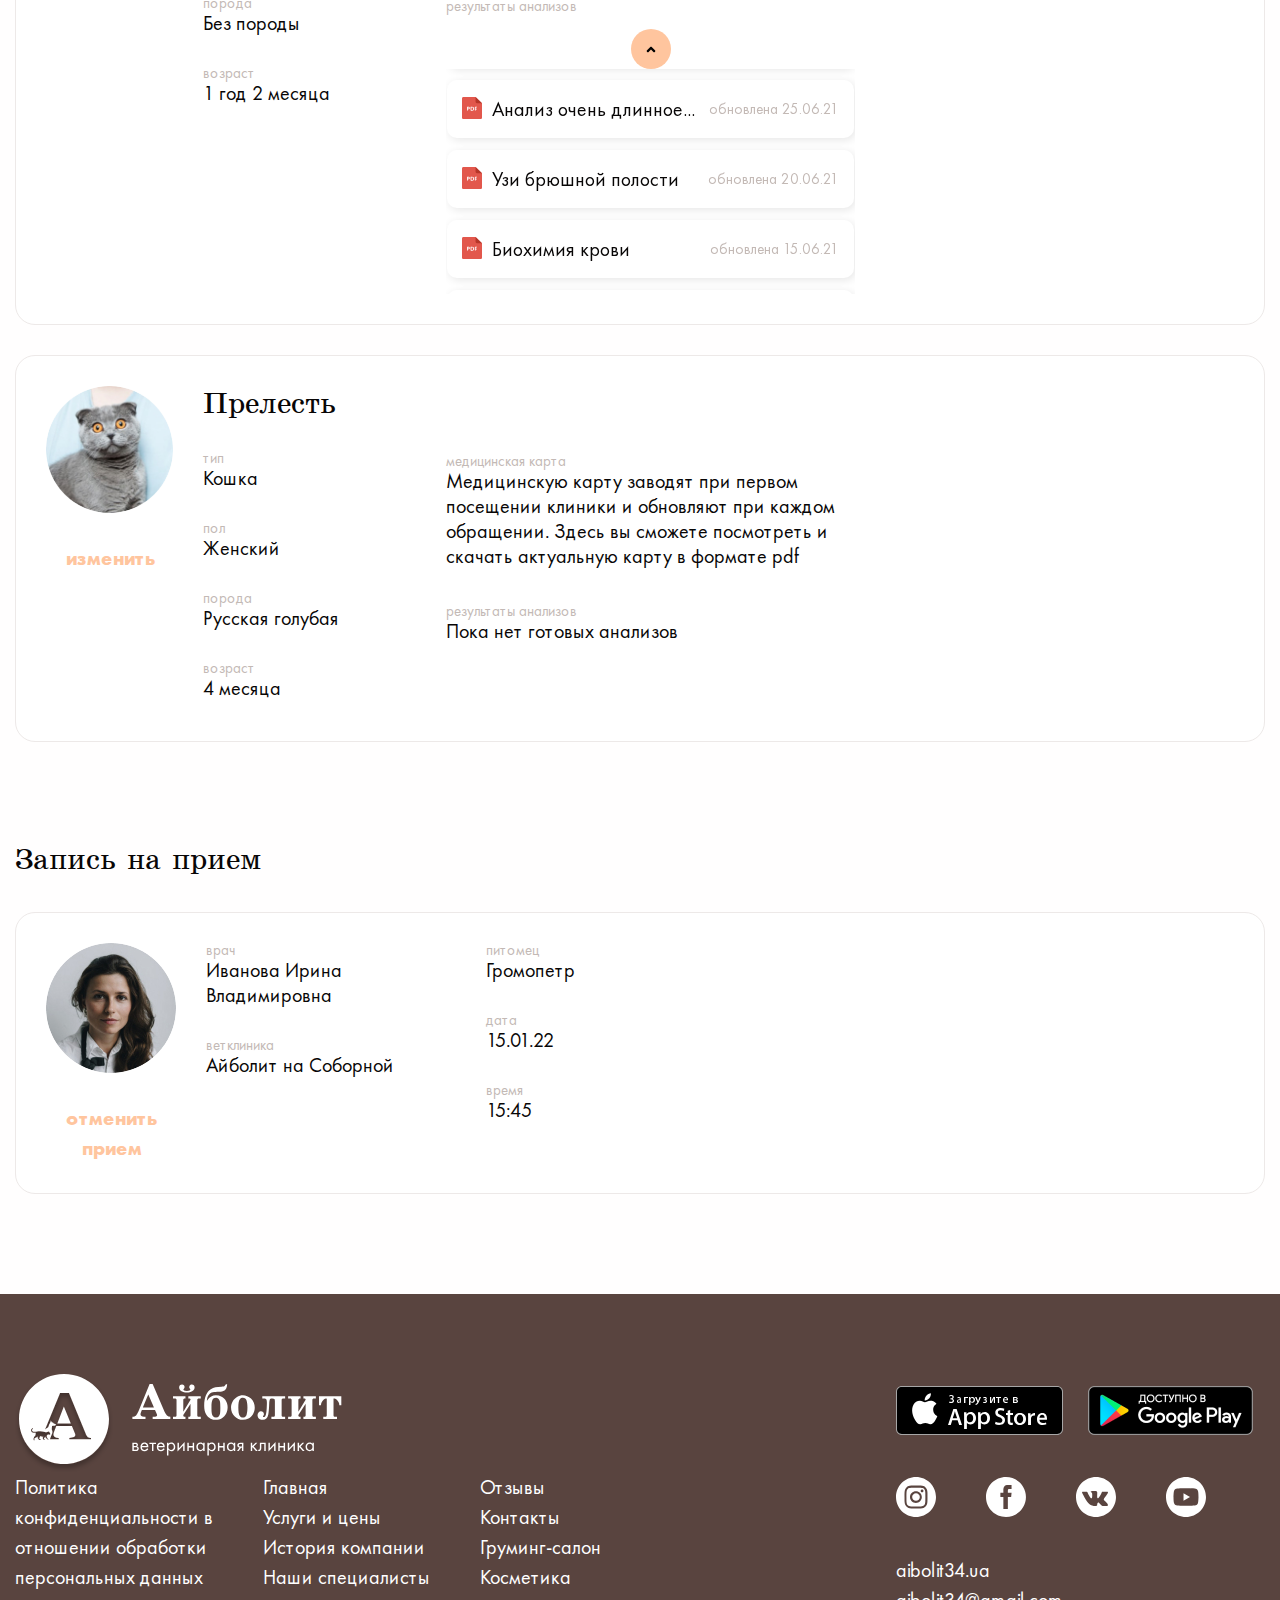
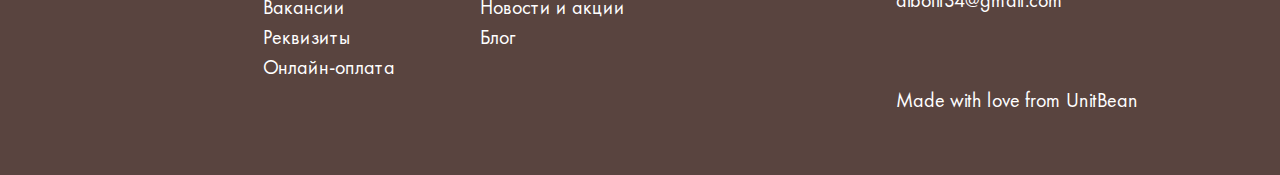
<file: person.html>
<!DOCTYPE html>
<html lang="en">

<head>
  <meta charset="UTF-8">
  <meta http-equiv="X-UA-Compatible" content="IE=edge">
  <meta name="viewport" content="width=device-width, initial-scale=1.0">
  <title>Document</title>
  <link rel="stylesheet" href="css/style.min.css">
</head>

<body>
  <header class="header">
    <div class="container">
      <div class="header__inner">
        <a href="index.html" class="logo">
          <img src="images/logo.png" alt="logo" class="logo__img">
        </a>
        <nav class="menu">
          <button class="menu__btn">
            <span></span>
          </button>
          <ul class="menu__list">
            <li class="menu__list-item">
              <a href="person.html" class="menu__list-link menu__list-link--active">ЛИЧНЫЙ КАБИНЕТ</a>
            </li>
            <li class="menu__list-item">
              <a href="about.html" class="menu__list-link">О НАС</a>
            </li>
            <li class="menu__list-item">
              <a href="offer.html" class="menu__list-link">НОВОСТИ И АКЦИИ</a>
            </li>
            <li class="menu__list-item">
              <a href="contact.html" class="menu__list-link">КОНТАКТЫ</a>
            </li>
            <li class="menu__list-item">
              <a href="blog.html" class="menu__list-link">БЛОГ</a>
            </li>
          </ul>
        </nav>
        <a href="contact.html" class="menu__location">ВИННИЦА</a>
      </div>
    </div>
  </header>
  <main class="main">
    <section class="person">
      <div class="main-container">
        <div class="person__inner">
          <div class="person__info">
            <h4 class="person__info-title">Виктория</h4>
            <div class="person__info-box">
              <a href="#person-data" class="person__info-link">Личные данные</a>
              <a href="#person-pets" class="person__info-link">Мои питомцы</a>
              <a href="#person-reception" class="person__info-link">Запись на прием</a>
              <a href="index.html" class="person__info-link">Выйти</a>
            </div>
          </div>
          <div class="person__content">
            <div class="person__content-inner">
              <div class="person__content-data" id="person-data">
                <h5 class="person__data-title title">Личные данные</h5>
                <div class="person__data-box">
                  <div class="person__data-block">
                    <div class="person__data-item">
                      <img src="images/person-1.jpg" alt="avatar" class="person__data-img">
                      <button class="person__data-btn">изменить</button>
                    </div>
                    <div class="person__data-item">
                      <p class="person__data-text">имя
                        <span>Виктория</span>
                      </p>
                      <p class="person__data-text">фамилия
                        <span>Иванова</span>
                      </p>
                      <p class="person__data-text">отчеcтво
                        <span> Александровна</span>
                      </p>
                      <p class="person__data-text ">телефон
                        <span>+7 999 598-12-45</span>
                      </p>
                    </div>
                  </div>
                  <div class="person__data-item person__data-item--info">
                    <p class="person__data-text ">О себе
                      <span>Живу в Виннице, очень люблю животных! Мечтаю завести много зверей и построить приют. Пока
                        что у меня собака, кошка и
                        рыбки :)</span>
                    </p>
                  </div>
                </div>
              </div>
              <div class="person__content-pets" id="person-pets">
                <h5 class="person__pets-title title">Мои питомцы</h5>
                <a href="#" class="person__pets-add">
                  ДОБАВИТЬ НОВОГО ПИТОМЦА
                </a>
                <div class="person__pets-box">
                  <div class="person__pets-block">
                    <div class="person__pets-item">
                      <img src="images/person-2.jpg" alt="avatar" class="person__pets-img">
                      <button class="person__pets-btn">изменить</button>
                    </div>
                    <div class="person__pets-item">
                      <h7 class="person__pets-name title">Громопетр</h7>
                      <p class="person__data-text">тип
                        <span> Собака</span>
                      </p>
                      <p class="person__data-text">пол
                        <span>Мужской</span>
                      </p>
                      <p class="person__data-text">порода
                        <span>Без породы</span>
                      </p>
                      <p class="person__data-text">возраст
                        <span>1 год 2 месяца</span>
                      </p>
                    </div>
                  </div>
                  <div class="person__documents-item person__documents-item--info">
                    <p class="person__data-text">медицинская карта</p>
                    <div class="person__documents-element person__documents-element--map">
                      <a class="person__documents-name">ОАК</a>
                      <p class="person__documents-date">обновлена 23.06.21</p>
                    </div>
                    <p class="person__data-text">результаты анализов</p>
                    <div class="person__documents-inner">
                      <div class="person__documents-element">
                        <a class="person__documents-med">
                          <a class="person__documents-name">Узи брюшной полости</a>
                          <p class="person__documents-date">обновлена 20.06.21</p>
                        </a>
                      </div>
                      <div class="person__documents-element">
                        <a class="person__documents-med">
                          <a class="person__documents-name">Биохимия крови</a>
                          <p class="person__documents-date">обновлена 15.06.21</p>
                        </a>
                      </div>
                      <div class="person__documents-element">
                        <a class="person__documents-med">
                          <a class="person__documents-name">Анализ очень длинное...</a>
                          <p class="person__documents-date">обновлена 05.06.21</p>
                        </a>
                      </div>
                      <div class="person__documents-element">
                        <a class="person__documents-med">
                          <a class="person__documents-name">Узи брюшной полости</a>
                          <p class="person__documents-date">обновлена 20.06.21</p>
                        </a>
                      </div>
                      <div class="person__documents-element">
                        <a class="person__documents-med">
                          <a class="person__documents-name">Биохимия крови</a>
                          <p class="person__documents-date">обновлена 15.06.21</p>
                        </a>
                      </div>
                      <div class="person__documents-element">
                        <a class="person__documents-med">
                          <a class="person__documents-name">Анализ очень длинное...</a>
                          <p class="person__documents-date">обновлена 05.06.21</p>
                        </a>
                      </div>
                      <div class="person__documents-element">
                        <a class="person__documents-med">
                          <a class="person__documents-name">Анализ очень длинное...</a>
                          <p class="person__documents-date">обновлена 25.06.21</p>
                        </a>
                      </div>
                    </div>
                  </div>
                </div>
                <div class="person__pets-box">
                  <div class="person__pets-block">
                    <div class="person__pets-item">
                      <img src="images/person-3.jpg" alt="avatar" class="person__pets-img">
                      <button class="person__pets-btn">изменить</button>
                    </div>
                    <div class="person__pets-item">
                      <h7 class="person__pets-name title">Прелесть</h7>
                      <p class="person__data-text">тип
                        <span> Кошка</span>
                      </p>
                      <p class="person__data-text">пол
                        <span>Женский</span>
                      </p>
                      <p class="person__data-text">порода
                        <span>Русская голубая</span>
                      </p>
                      <p class="person__data-text">возраст
                        <span>4 месяца</span>
                      </p>
                    </div>
                  </div>
                  <div class="person__documents-item person__documents-item--info">
                    <p class="person__data-text">медицинская карта
                      <span>Медицинскую карту заводят при первом посещении клиники и обновляют при каждом обращении.
                        Здесь вы сможете посмотреть и
                        скачать актуальную карту в формате pdf</span>
                    </p>
                    <p class="person__data-text">результаты анализов
                      <span>Пока нет готовых анализов</span>
                    </p>
                  </div>
                </div>
              </div>
              <div class="person__content-reception" id="person-reception">
                <h5 class="person__reception-title title">Запись на прием</h5>
                <div class="person__reception-box">
                  <div class="person__reception-item">
                    <img src="images/person-4.jpg" alt="avatar" class="person__reception-img">
                    <button class="person__reception-btn">отменить <br>
                      прием</button>
                  </div>
                  <div class="person__reception-item">
                    <p class="person__reception-text">врач
                      <span>Иванова
                        Ирина Владимировна</span>
                    </p>
                    <p class="person__reception-text">ветклиника
                      <span>Айболит на Соборной</span>
                    </p>
                  </div>
                  <div class="person__reception-item">
                    <p class="person__reception-text">питомец
                      <span> Громопетр</span>
                    </p>
                    <p class="person__reception-text">дата
                      <span>15.01.22</span>
                    </p>
                    <p class="person__reception-text">время
                      <span>15:45</span>
                    </p>
                  </div>
                </div>
              </div>
            </div>
          </div>
        </div>
      </div>
    </section>
  </main>
  <footer class="footer">
    <div class="container">
      <div class="footer__items">
        <div class="footer__item">
          <a href="index.html" class="footer__logo">
            <img src="images/logo-footer.svg" alt="logo">
          </a>
          <div class="footer__inner">
            <a href="#" class="footer__inner-low">Политика <br> конфиденциальности в <br> отношении обработки<br>
              персональных
              данных</a>
            <ul class="footer__inner-list">
              <li class="footer__inner-item">
                <a href="#" class="footer__inner-link">Главная</a>
              </li>
              <li class="footer__inner-item">
                <a href="#" class="footer__inner-link">Услуги и цены</a>
              </li>
              <li class="footer__inner-item">
                <a href="#" class="footer__inner-link">История компании</a>
              </li>
              <li class="footer__inner-item">
                <a href="#" class="footer__inner-link">Наши специалисты</a>
              </li>
              <li class="footer__inner-item">
                <a href="#" class="footer__inner-link">Вакансии</a>
              </li>
              <li class="footer__inner-item">
                <a href="#" class="footer__inner-link">Реквизиты</a>
              </li>
              <li class="footer__inner-item">
                <a href="#" class="footer__inner-link">Онлайн-оплата</a>
              </li>
            </ul>
            <ul class="footer__inner-list">
              <li class="footer__inner-item">
                <a href="#" class="footer__inner-link">Отзывы</a>
              </li>
              <li class="footer__inner-item">
                <a href="#" class="footer__inner-link">Контакты</a>
              </li>
              <li class="footer__inner-item">
                <a href="#" class="footer__inner-link">Груминг-салон</a>
              </li>
              <li class="footer__inner-item">
                <a href="#" class="footer__inner-link">Косметика</a>
              </li>
              <li class="footer__inner-item">
                <a href="#" class="footer__inner-link">Новости и акции</a>
              </li>
              <li class="footer__inner-item">
                <a href="#" class="footer__inner-link">Блог</a>
              </li>
            </ul>
          </div>
        </div>
        <div class="footer__item">
          <div class="footer__item-store">
            <a href="#" class="footer__store-link">
              <img src="images/app-1.svg" alt="app store">
            </a>
            <a href="#" class="footer__store-link">
              <img src="images/app-2.png" alt="play market">
            </a>
          </div>
          <div class="footer__item-socialmedia">
            <a href="#" class="footer__socialmedia-link">
              <svg width="40" height="40" viewBox="0 0 40 40" fill="none" xmlns="http://www.w3.org/2000/svg">
                <path fill-rule="evenodd" clip-rule="evenodd"
                  d="M20 0C8.95599 0 0 8.95599 0 20C0 31.044 8.95599 40 20 40C31.044 40 40 31.044 40 20C40 8.95599 31.044 0 20 0ZM31.4151 24.7348C31.3596 25.9573 31.1652 26.792 30.8813 27.5226C30.2847 29.0652 29.0652 30.2847 27.5226 30.8813C26.7923 31.1652 25.9573 31.3593 24.7351 31.4151C23.5104 31.4709 23.1192 31.4844 20.0003 31.4844C16.8811 31.4844 16.4902 31.4709 15.2652 31.4151C14.043 31.3593 13.208 31.1652 12.4777 30.8813C11.7111 30.593 11.0172 30.141 10.4434 29.5566C9.85931 28.9832 9.40735 28.2889 9.11896 27.5226C8.83514 26.7923 8.64075 25.9573 8.58521 24.7351C8.52875 23.5101 8.51562 23.1189 8.51562 20C8.51562 16.8811 8.52875 16.4899 8.5849 15.2652C8.64044 14.0427 8.83453 13.208 9.11835 12.4774C9.40674 11.7111 9.85901 11.0168 10.4434 10.4434C11.0168 9.85901 11.7111 9.40704 12.4774 9.11865C13.208 8.83484 14.0427 8.64075 15.2652 8.5849C16.4899 8.52905 16.8811 8.51562 20 8.51562C23.1189 8.51562 23.5101 8.52905 24.7348 8.58521C25.9573 8.64075 26.792 8.83484 27.5226 9.11835C28.2889 9.40674 28.9832 9.85901 29.5569 10.4434C30.141 11.0172 30.5933 11.7111 30.8813 12.4774C31.1655 13.208 31.3596 14.0427 31.4154 15.2652C31.4713 16.4899 31.4844 16.8811 31.4844 20C31.4844 23.1189 31.4713 23.5101 31.4151 24.7348ZM28.8952 13.2944C28.7103 12.7934 28.4154 12.34 28.0322 11.9678C27.66 11.5846 27.2069 11.2897 26.7056 11.1048C26.2991 10.9469 25.6884 10.759 24.5636 10.7078C23.3469 10.6523 22.9821 10.6404 19.9016 10.6404C16.8209 10.6404 16.4561 10.652 15.2396 10.7075C14.1148 10.759 13.5038 10.9469 13.0976 11.1048C12.5964 11.2897 12.143 11.5846 11.7711 11.9678C11.3879 12.34 11.093 12.7931 10.9078 13.2944C10.7499 13.7009 10.562 14.3119 10.5108 15.4367C10.4553 16.6531 10.4434 17.0179 10.4434 20.0987C10.4434 23.1791 10.4553 23.5439 10.5108 24.7607C10.562 25.8855 10.7499 26.4962 10.9078 26.9027C11.093 27.4039 11.3876 27.857 11.7708 28.2292C12.143 28.6124 12.5961 28.9073 13.0973 29.0922C13.5038 29.2504 14.1148 29.4383 15.2396 29.4895C16.4561 29.545 16.8206 29.5566 19.9013 29.5566C22.9824 29.5566 23.3472 29.545 24.5633 29.4895C25.6881 29.4383 26.2991 29.2504 26.7056 29.0922C27.7118 28.7041 28.507 27.9088 28.8952 26.9027C29.053 26.4962 29.241 25.8855 29.2925 24.7607C29.348 23.5439 29.3596 23.1791 29.3596 20.0987C29.3596 17.0179 29.348 16.6531 29.2925 15.4367C29.2413 14.3119 29.0534 13.7009 28.8952 13.2944ZM19.9016 26.0225C16.6296 26.0225 13.9772 23.3704 13.9772 20.0983C13.9772 16.8263 16.6296 14.1742 19.9016 14.1742C23.1733 14.1742 25.8258 16.8263 25.8258 20.0983C25.8258 23.3704 23.1733 26.0225 19.9016 26.0225ZM24.6755 13.94C24.6755 14.7046 25.2954 15.3245 26.06 15.3245C26.8246 15.3245 27.4442 14.7046 27.4445 13.94C27.4445 13.1754 26.8246 12.5555 26.06 12.5555C25.2954 12.5555 24.6755 13.1754 24.6755 13.94ZM23.8424 20C23.8424 22.1221 22.1221 23.8424 20 23.8424C17.8779 23.8424 16.1576 22.1221 16.1576 20C16.1576 17.8779 17.8779 16.1577 20 16.1577C22.1221 16.1577 23.8424 17.8779 23.8424 20Z"
                  fill="white" />
              </svg></a>
            <a href="#" class="footer__socialmedia-link">
              <svg width="40" height="40" viewBox="0 0 40 40" fill="none" xmlns="http://www.w3.org/2000/svg">
                <path fill-rule="evenodd" clip-rule="evenodd"
                  d="M0 19.975C0 8.94382 8.94382 0 19.975 0C31.0062 0 39.9501 8.94136 39.9501 19.975C39.9501 31.0062 31.0062 39.9501 19.975 39.9501C8.94382 39.9501 0 31.0062 0 19.975ZM21.8651 19.9749L25.1385 19.9725L25.5754 15.8427H21.8601L21.8651 13.7753C21.8651 12.6991 21.94 12.1224 23.4856 12.1224H25.553V7.99005H22.2471C18.2796 7.99005 17.3657 10.04 17.3657 13.4107L17.3707 15.8427L14.3745 15.8452V19.975H17.3707V31.9599H21.8626L21.8651 19.9749Z"
                  fill="white" />
              </svg>
            </a>
            <a href="#" class="footer__socialmedia-link">
              <svg width="40" height="40" viewBox="0 0 40 40" fill="none" xmlns="http://www.w3.org/2000/svg">
                <path fill-rule="evenodd" clip-rule="evenodd"
                  d="M40 20C40 31.0457 31.0457 40 20 40C8.9543 40 0 31.0457 0 20C0 8.9543 8.9543 0 20 0C31.0457 0 40 8.9543 40 20ZM20.2749 28.9372H18.7208C18.7208 28.9372 15.2917 29.146 12.2721 25.9666C8.97886 22.4989 6.07041 15.6175 6.07041 15.6175C6.07041 15.6175 5.90275 15.1664 6.08488 14.9483C6.2896 14.703 6.84729 14.6873 6.84729 14.6873L10.5623 14.6627C10.5623 14.6627 10.9124 14.722 11.163 14.9079C11.3695 15.0614 11.4853 15.3484 11.4853 15.3484C11.4853 15.3484 12.0857 16.884 12.8809 18.2733C14.4329 20.9854 15.1558 21.5786 15.6828 21.2881C16.4505 20.8644 16.2204 17.4541 16.2204 17.4541C16.2204 17.4541 16.2345 16.2162 15.8339 15.665C15.5236 15.2377 14.9384 15.1132 14.68 15.0782C14.471 15.05 14.8141 14.5592 15.2589 14.3389C15.9274 14.0077 17.1081 13.9888 18.503 14.0034C19.5898 14.0145 19.9025 14.083 20.3275 14.1869C21.3134 14.4276 21.2827 15.1991 21.2164 16.8636C21.1966 17.3609 21.1736 17.938 21.1736 18.6045C21.1736 18.7545 21.1692 18.9143 21.1648 19.0788C21.1418 19.9312 21.1154 20.9072 21.6702 21.2699C21.9547 21.4555 22.6507 21.2977 24.3916 18.3082C25.2168 16.8915 25.8356 15.2256 25.8356 15.2256C25.8356 15.2256 25.9707 14.9286 26.1808 14.8012C26.3957 14.6713 26.6855 14.7112 26.6855 14.7112L30.595 14.6866C30.595 14.6866 31.7696 14.5449 31.9599 15.081C32.1593 15.644 31.5208 16.9583 29.9236 19.111C28.4059 21.1567 27.6689 21.9078 27.7392 22.5737C27.7904 23.0584 28.2694 23.498 29.1866 24.3589C31.111 26.1653 31.6239 27.1138 31.7458 27.3392C31.7557 27.3575 31.763 27.371 31.7682 27.3798C32.6295 28.824 30.8131 28.9372 30.8131 28.9372L27.341 28.9861C27.341 28.9861 26.5948 29.1357 25.6128 28.4535C25.0993 28.0971 24.5972 27.515 24.1189 26.9604C23.3877 26.1127 22.7118 25.3291 22.135 25.514C21.1672 25.8246 21.1976 27.9335 21.1976 27.9335C21.1976 27.9335 21.2046 28.3839 20.984 28.6238C20.7443 28.8851 20.2749 28.9372 20.2749 28.9372Z"
                  fill="white" />
              </svg>
            </a>
            <a href="#" class="footer__socialmedia-link">
              <svg width="40" height="40" viewBox="0 0 40 40" fill="none" xmlns="http://www.w3.org/2000/svg">
                <path fill-rule="evenodd" clip-rule="evenodd"
                  d="M20 0C8.95599 0 0 8.95599 0 20C0 31.044 8.95599 40 20 40C31.044 40 40 31.044 40 20C40 8.95599 31.044 0 20 0ZM32.4969 20.0204C32.4969 20.0204 32.4969 24.0765 31.9824 26.0324C31.694 27.103 30.8499 27.9471 29.7794 28.2352C27.8235 28.75 20 28.75 20 28.75C20 28.75 12.197 28.75 10.2206 28.2147C9.15009 27.9266 8.30597 27.0822 8.01758 26.0117C7.50275 24.0765 7.50275 20 7.50275 20C7.50275 20 7.50275 15.9442 8.01758 13.9883C8.30566 12.9178 9.17053 12.0529 10.2206 11.7648C12.1765 11.25 20 11.25 20 11.25C20 11.25 27.8235 11.25 29.7794 11.7853C30.8499 12.0734 31.694 12.9178 31.9824 13.9883C32.5177 15.9442 32.4969 20.0204 32.4969 20.0204ZM24.0146 20L17.5089 23.7469V16.2531L24.0146 20Z"
                  fill="white" />
              </svg>
            </a>
          </div>
          <div class="footer__item-mail">
            <a href="mail:aibolit34.ua" class="footer__mail-link">aibolit34.ua</a>
            <a href="mail:aibolit34@gmail.com" class="footer__mail-link">
              aibolit34@gmail.com</a>
          </div>
          <p class="footer__item-text">Made with love from UnitBean</p>
        </div>
      </div>
    </div>
  </footer>
  <script src="js/main.min.js"></script>
</body>

</html>
</file>
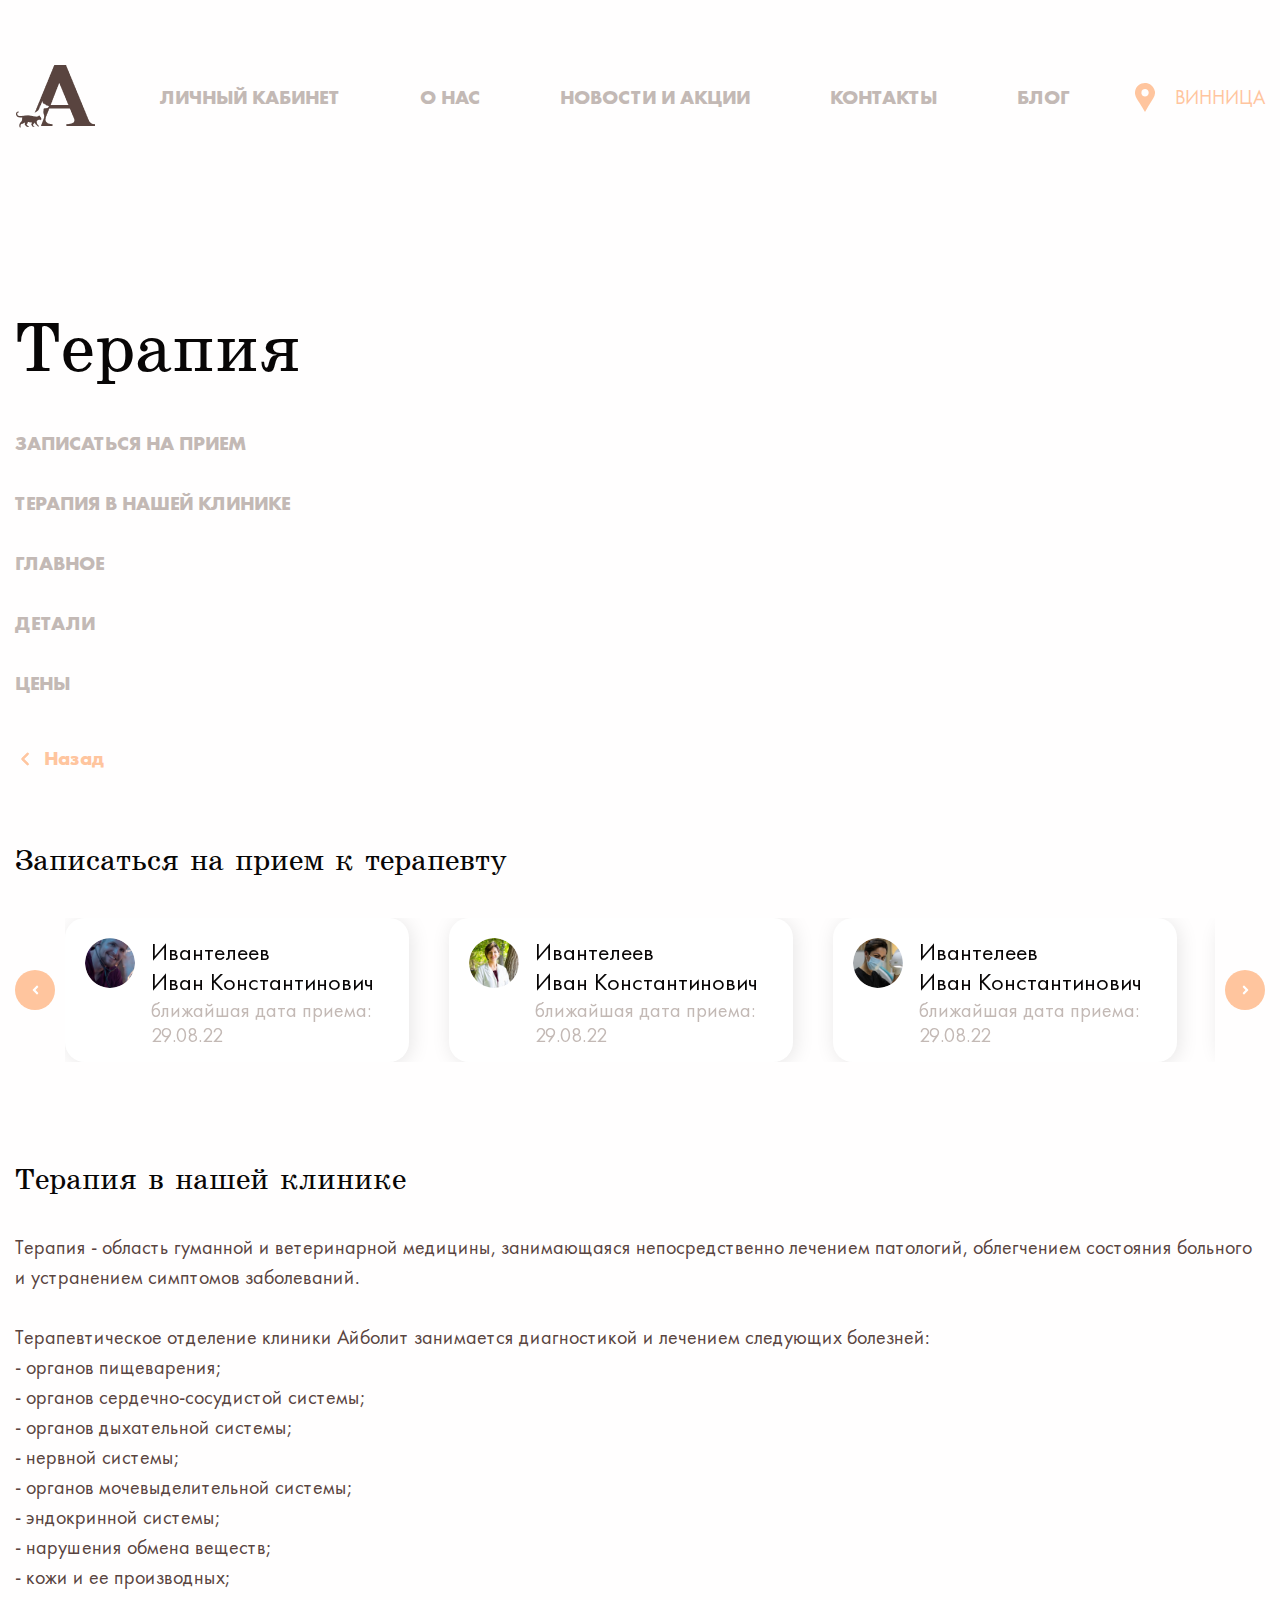
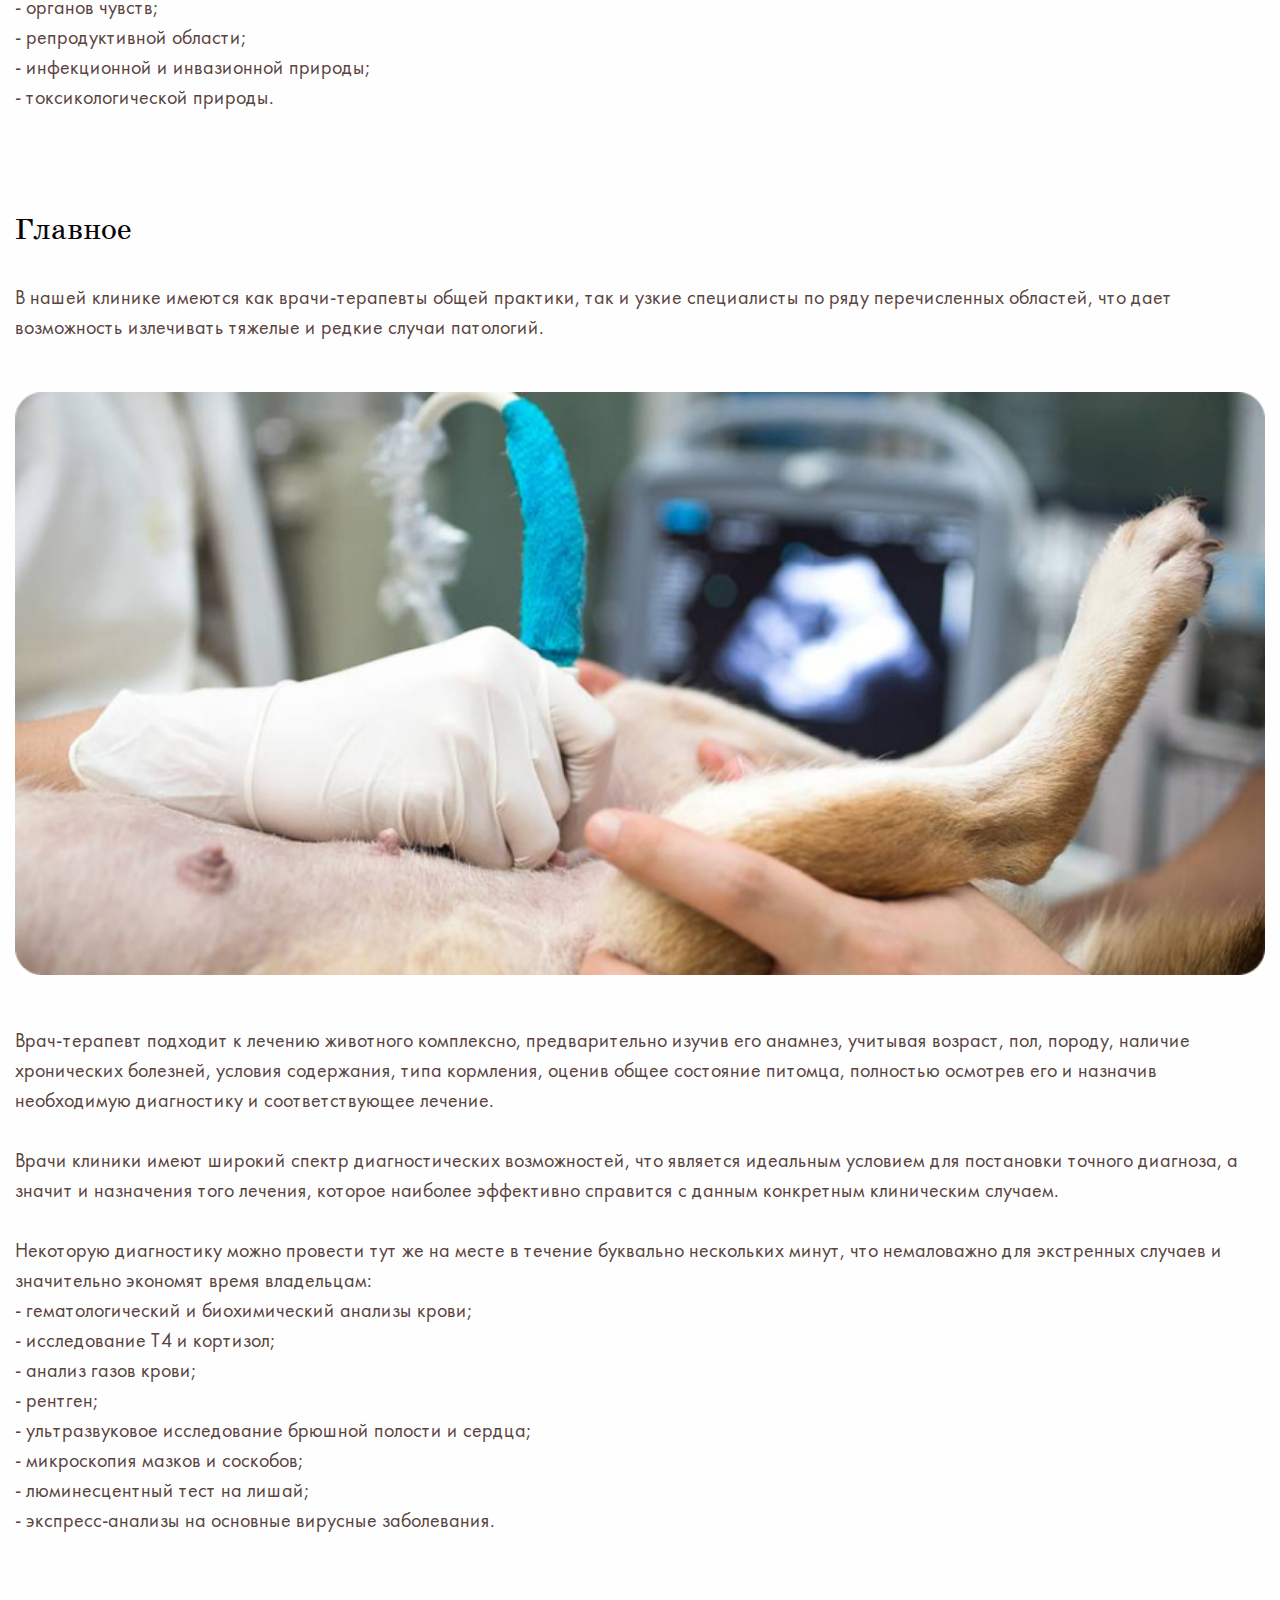
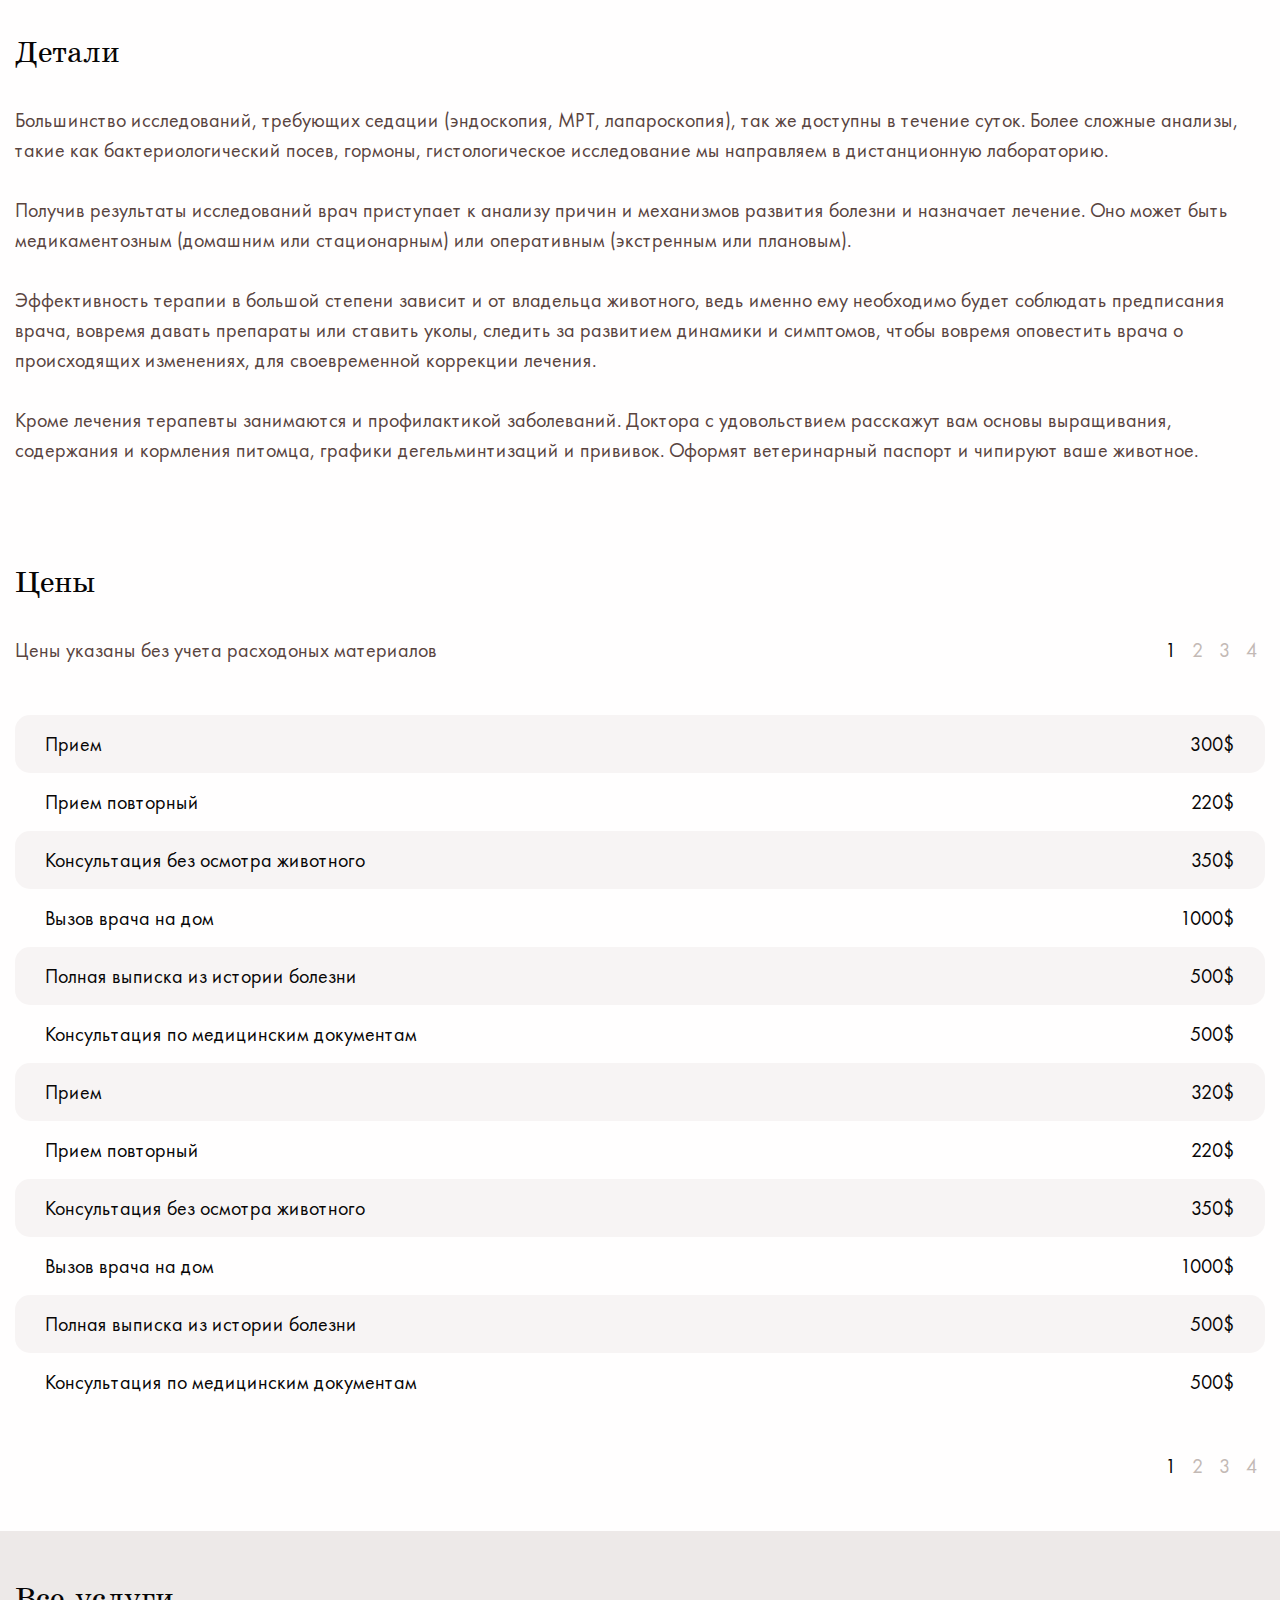
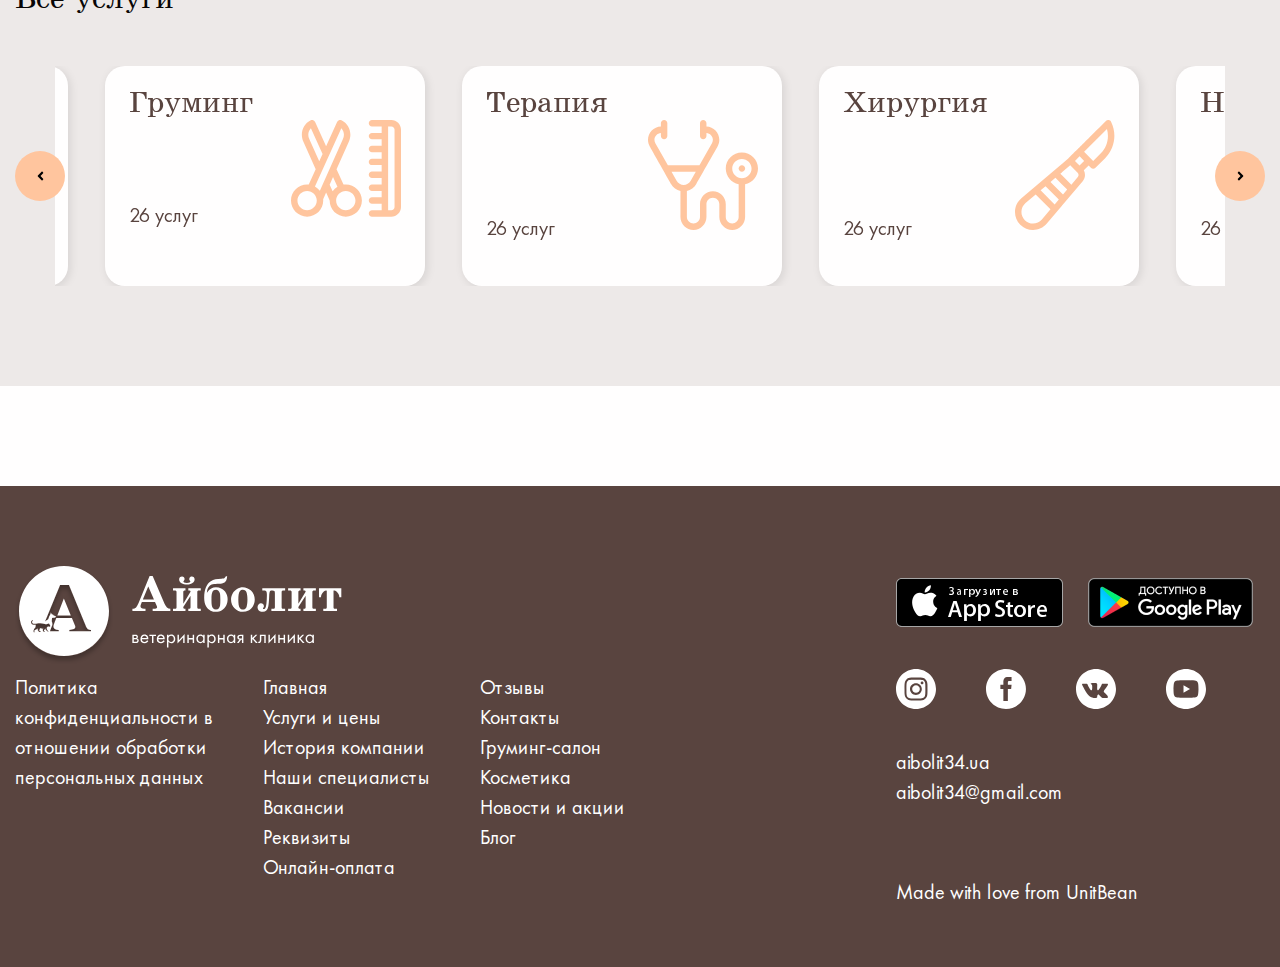
<file: service.html>
<!DOCTYPE html>
<html lang="en">

<head>
  <meta charset="UTF-8">
  <meta http-equiv="X-UA-Compatible" content="IE=edge">
  <meta name="viewport" content="width=device-width, initial-scale=1.0">
  <title>Document</title>
  <link rel="stylesheet" href="css/style.min.css">
</head>

<body>
  <header class="header">
    <div class="container">
      <div class="header__inner">
        <a href="index.html" class="logo">
          <img src="images/logo.png" alt="logo" class="logo__img">
        </a>
        <nav class="menu">
          <button class="menu__btn">
            <span></span>
          </button>
          <ul class="menu__list">
            <li class="menu__list-item">
              <a href="person.html" class="menu__list-link">ЛИЧНЫЙ КАБИНЕТ</a>
            </li>
            <li class="menu__list-item">
              <a href="about.html" class="menu__list-link">О НАС</a>
            </li>
            <li class="menu__list-item">
              <a href="offer.html" class="menu__list-link">НОВОСТИ И АКЦИИ</a>
            </li>
            <li class="menu__list-item">
              <a href="contact.html" class="menu__list-link">КОНТАКТЫ</a>
            </li>
            <li class="menu__list-item">
              <a href="blog.html" class="menu__list-link">БЛОГ</a>
            </li>
          </ul>
        </nav>
        <a href="contact.html" class="menu__location">ВИННИЦА</a>
      </div>
    </div>
  </header>
  <main class="main">
    <section class="service">
      <div class="main-container">
        <div class="service__inner">
          <div class="service__info">
            <h4 class="service__info-title">Терапия</h4>
            <div class="service__info-box">
              <a href="#meet" class="service__info-link">ЗАПИСАТЬСЯ НА ПРИЕМ</a>
              <a href="#purpose" class="service__info-link">ТЕРАПИЯ В НАШЕЙ КЛИНИКЕ</a>
              <a href="#important" class="service__info-link">ГЛАВНОЕ</a>
              <a href="#details" class="service__info-link">ДЕТАЛИ</a>
              <a href="#price" class="service__info-link">ЦЕНЫ</a>
            </div>
          </div>
          <div class="service__content">
            <div class="service__content">
              <a href="index.html" class="service__content-link">Назад</a>
              <h5 class="service__content-title title" id="meet">Записаться на прием к терапевту</h5>
              <div class="service__content-slider">
                <div class="service__slider-item">
                  <div class="service__slider-info">
                    <img src="images/pro-2.jpg" alt="doctor photo" class="service__slider-img">
                    <div class="service__slider-box">
                      <a href="#" class="service__slider-name">Ивантелеев <br>
                        Иван Константинович</a>
                      <p class="service__slider-date">ближайшая дата приема: <br>
                        29.08.22</p>
                    </div>
                  </div>
                </div>
                <div class="service__slider-item">
                  <div class="service__slider-info">
                    <img src="images/pro-3.jpg" alt="doctor photo" class="service__slider-img">
                    <div class="service__slider-box">
                      <a href="#" class="service__slider-name">Ивантелеев <br>
                        Иван Константинович</a>
                      <p class="service__slider-date">ближайшая дата приема: <br>
                        29.08.22</p>
                    </div>
                  </div>
                </div>
                <div class="service__slider-item">
                  <div class="service__slider-info">
                    <img src="images/pro-4.jpg" alt="doctor photo" class="service__slider-img">
                    <div class="service__slider-box">
                      <a href="#" class="service__slider-name">Ивантелеев <br>
                        Иван Константинович</a>
                      <p class="service__slider-date">ближайшая дата приема: <br>
                        29.08.22</p>
                    </div>
                  </div>
                </div>
                <div class="service__slider-item">
                  <div class="service__slider-info">
                    <img src="images/pro-5.jpg" alt="doctor photo" class="service__slider-img">
                    <div class="service__slider-box">
                      <a href="#" class="service__slider-name">Ивантелеев <br>
                        Иван Константинович</a>
                      <p class="service__slider-date">ближайшая дата приема: <br>
                        29.08.22</p>
                    </div>
                  </div>
                </div>
                <div class="service__slider-item">
                  <div class="service__slider-info">
                    <img src="images/pro-6.jpg" alt="doctor photo" class="service__slider-img">
                    <div class="service__slider-box">
                      <a href="#" class="service__slider-name">Ивантелеев <br>
                        Иван Константинович</a>
                      <p class="service__slider-date">ближайшая дата приема: <br>
                        29.08.22</p>
                    </div>
                  </div>
                </div>
                <div class="service__slider-item">
                  <div class="service__slider-info">
                    <img src="images/pro-7.jpg" alt="doctor photo" class="service__slider-img">
                    <div class="service__slider-box">
                      <a href="#" class="service__slider-name">Ивантелеев <br>
                        Иван Константинович</a>
                      <p class="service__slider-date">ближайшая дата приема: <br>
                        29.08.22</p>
                    </div>
                  </div>
                </div>
              </div>
              <div class="service__content-bloc" id="purpose">
                <h5 class="service__bloc-title title">Терапия в нашей клинике
                </h5>
                <p class="service__bloc-text">Терапия - область гуманной и ветеринарной медицины, занимающаяся
                  непосредственно лечением патологий, облегчением
                  состояния больного и устранением симптомов заболеваний.</p>
                <ul class="service__bloc-list">Терапевтическое отделение клиники Айболит занимается диагностикой и
                  лечением следующих болезней:
                  <li class="service__bloc-item"> - органов пищеварения;</li>
                  <li class="service__bloc-item">- органов сердечно-сосудистой системы;</li>
                  <li class="service__bloc-item">- органов дыхательной системы;</li>
                  <li class="service__bloc-item">- нервной системы;</li>
                  <li class="service__bloc-item">- органов мочевыделительной системы;</li>
                  <li class="service__bloc-item">- эндокринной системы;</li>
                  <li class="service__bloc-item">- нарушения обмена веществ;</li>
                  <li class="service__bloc-item">- кожи и ее производных;</li>
                  <li class="service__bloc-item">- органов чувств;</li>
                  <li class="service__bloc-item">- репродуктивной области;</li>
                  <li class="service__bloc-item">- инфекционной и инвазионной природы;</li>
                  <li class="service__bloc-item">- токсикологической природы.</li>
                </ul>
              </div>
              <div class="service__content-bloc" id="important">
                <h5 class="service__bloc-title title">Главное</h5>
                <p class="service__bloc-text">
                  В нашей клинике имеются как врачи-терапевты общей практики, так и узкие специалисты по ряду
                  перечисленных областей, что
                  дает возможность излечивать тяжелые и редкие случаи патологий.</p>
                <img src="images/service.jpg" alt="service photo" class="service__bloc-img">
                <p class="service__bloc-text">Врач-терапевт подходит к лечению животного комплексно, предварительно
                  изучив его анамнез, учитывая возраст, пол, породу,
                  наличие хронических болезней, условия содержания, типа кормления, оценив общее состояние питомца,
                  полностью осмотрев его
                  и назначив необходимую диагностику и соответствующее лечение.
                </p>
                <p class="service__bloc-text">Врачи клиники имеют широкий спектр диагностических возможностей, что
                  является идеальным условием для постановки точного
                  диагноза, а значит и назначения того лечения, которое наиболее эффективно справится с данным
                  конкретным клиническим
                  случаем.</p>
                <ul class="service__bloc-list">Некоторую диагностику можно провести тут же на месте в течение буквально
                  нескольких минут, что немаловажно для
                  экстренных случаев и значительно экономят время владельцам:
                  <li class="service__bloc-item">- гематологический и биохимический анализы крови;</li>
                  <li class="service__bloc-item"> - исследование Т4 и кортизол;</li>
                  <li class="service__bloc-item">- анализ газов крови;</li>
                  <li class="service__bloc-item">- рентген;</li>
                  <li class="service__bloc-item">- ультразвуковое исследование брюшной полости и сердца;</li>
                  <li class="service__bloc-item"> - микроскопия мазков и соскобов;</li>
                  <li class="service__bloc-item">- люминесцентный тест на лишай;</li>
                  <li class="service__bloc-item">- экспресс-анализы на основные вирусные заболевания.</li>
                </ul>
              </div>
              <div class="service__content-bloc" id="details">
                <h5 class="service__bloc-title title">Детали</h5>
                <p class="service__bloc-text">
                  Большинство исследований, требующих седации (эндоскопия, МРТ, лапароскопия), так же доступны в течение
                  суток. Более
                  сложные анализы, такие как бактериологический посев, гормоны, гистологическое исследование мы
                  направляем в дистанционную
                  лабораторию.
                </p>
                <p class="service__bloc-text">Получив результаты исследований врач приступает к анализу причин и
                  механизмов развития болезни и назначает лечение. Оно
                  может быть медикаментозным (домашним или стационарным) или оперативным (экстренным или плановым).</p>
                <p class="service__bloc-text">Эффективность терапии в большой степени зависит и от владельца животного,
                  ведь именно ему необходимо будет соблюдать
                  предписания врача, вовремя давать препараты или ставить уколы, следить за развитием динамики и
                  симптомов, чтобы вовремя
                  оповестить врача о происходящих изменениях, для своевременной коррекции лечения.</p>
                <p class="service__bloc-text">Кроме лечения терапевты занимаются и профилактикой заболеваний. Доктора с
                  удовольствием расскажут вам основы
                  выращивания, содержания и кормления питомца, графики дегельминтизаций и прививок. Оформят ветеринарный
                  паспорт и
                  чипируют ваше животное.</p>
              </div>
              <div class="service__content-price" id="price">
                <h5 class="service__price-title title">Цены</h5>
                <div class="service__price-box">
                  <p class="service__price-text">Цены указаны без учета расходоных материалов</p>
                  <div class="pagination">
                    <ul class="pagination__list">
                      <li class="pagination__item pagination__link--active"><a href="#" class="pagination__link">1</a>
                      </li>
                      <li class="pagination__item"><a href="#" class="pagination__link">2</a>
                      </li>
                      <li class="pagination__item"><a href="#" class="pagination__link ">3</a>
                      </li>
                      <li class="pagination__item"><a href="#" class="pagination__link">4</a>
                      </li>
                    </ul>
                  </div>
                </div>
                <ul class="service__price-list">
                  <li class="service__price-item service__price-item--accent">Прием
                    <span>300$</span>
                  </li>
                  <li class="service__price-item">Прием повторный
                    <span>220$</span>
                  </li>
                  <li class="service__price-item service__price-item--accent">Консультация без осмотра животного
                    <span>350$</span>
                  </li>
                  <li class="service__price-item">Вызов врача на дом
                    <span>1000$</span>
                  </li>
                  <li class="service__price-item service__price-item--accent">Полная выписка из истории болезни
                    <span>500$</span>
                  </li>
                  <li class="service__price-item">Консультация по медицинским документам
                    <span>500$</span>
                  </li>
                  <li class="service__price-item service__price-item--accent">Прием
                    <span>320$</span>
                  </li>
                  <li class="service__price-item">Прием повторный
                    <span>220$</span>
                  </li>
                  <li class="service__price-item service__price-item--accent">Консультация без осмотра животного
                    <span>350$</span>
                  </li>
                  <li class="service__price-item">Вызов врача на дом
                    <span>1000$</span>
                  </li>
                  <li class="service__price-item service__price-item--accent">Полная выписка из истории болезни
                    <span>500$</span>
                  </li>
                  <li class="service__price-item">Консультация по медицинским документам
                    <span>500$</span>
                  </li>
                </ul>
                <div class="pagination">
                  <ul class="pagination__list">
                    <li class="pagination__item pagination__link--active"><a href="#" class="pagination__link">1</a>
                    </li>
                    <li class="pagination__item"><a href="#" class="pagination__link">2</a>
                    </li>
                    <li class="pagination__item"><a href="#" class="pagination__link ">3</a>
                    </li>
                    <li class="pagination__item"><a href="#" class="pagination__link">4</a>
                    </li>
                  </ul>
                </div>
              </div>
            </div>
          </div>
        </div>
      </div>
      <div class="service__bottom">
        <div class="container">
          <h5 class="service__bottom-title title">Все услуги</h5>
          <div class="service__bottom-slider">
            <div class="service__item">
              <a class="service__item-title">Терапия</a>
              <div class="service__item-box">
                <a href="#" class="service__item-favor">26 услуг</a>
                <a href="#" class="service__item-img">
                  <svg width="110" height="110" viewBox="0 0 110 110" fill="none" xmlns="http://www.w3.org/2000/svg">
                    <path
                      d="M93.8867 32.4414C85.0019 32.4414 77.7734 39.6698 77.7734 48.5547C77.7734 56.3363 83.3181 62.8465 90.6641 64.3438V97.1094C90.6641 100.663 87.7727 103.555 84.2188 103.555C80.6648 103.555 77.7734 100.663 77.7734 97.1094C77.7734 90.16 77.7734 97.0797 77.7734 84.2188C77.7734 77.1109 71.9907 71.3281 64.8828 71.3281C57.7749 71.3281 51.9922 77.1109 51.9922 84.2188C51.9922 88.7936 51.9922 92.5296 51.9922 97.1094C51.9922 100.663 49.1008 103.555 45.5469 103.555C41.9366 103.555 38.8867 100.603 38.8867 97.1094V70.9425C42.7793 70.0109 46.2896 67.4463 48.3239 63.8866C48.3239 63.8866 68.8149 27.8203 69.5619 26.5059C70.7175 24.4834 71.3283 22.183 71.3283 19.8537C71.3283 12.6339 65.5916 6.73191 58.4377 6.45842V3.22266C58.4377 1.44289 56.9948 0 55.2151 0C53.4353 0 51.9924 1.44289 51.9924 3.22266V16.1133C51.9924 17.893 53.4353 19.3359 55.2151 19.3359C56.9948 19.3359 58.4377 17.893 58.4377 16.1133V12.9119C62.0359 13.1779 64.883 16.1885 64.883 19.8537C64.883 21.0633 64.5657 22.258 63.9618 23.3153L51.4527 45.332H19.8754L7.36291 23.3084C6.76264 22.258 6.44531 21.0633 6.44531 19.8537C6.44531 16.1885 9.29242 13.1779 12.8906 12.9119V16.1133C12.8906 17.893 14.3335 19.3359 16.1133 19.3359C17.893 19.3359 19.3359 17.893 19.3359 16.1133V3.22266C19.3359 1.44289 17.893 0 16.1133 0C14.3335 0 12.8906 1.44289 12.8906 3.22266V6.45842C5.73676 6.7317 0 12.6339 0 19.8537C0 22.183 0.610801 24.4832 1.76258 26.4993C2.36779 27.5647 23.0083 63.8937 23.0083 63.8937C25.0394 67.448 28.5491 70.0116 32.4414 70.9427V97.1094C32.4414 104.276 38.4583 110 45.5469 110C52.6548 110 58.4375 104.217 58.4375 97.1094C58.4375 90.16 58.4375 97.0797 58.4375 84.2188C58.4375 80.6648 61.3289 77.7734 64.8828 77.7734C68.4368 77.7734 71.3281 80.6648 71.3281 84.2188C71.3281 88.7936 71.3281 92.5296 71.3281 97.1094C71.3281 104.217 77.1109 110 84.2188 110C91.3266 110 97.1094 104.217 97.1094 97.1094V64.3438C104.455 62.8467 110 56.3363 110 48.5547C110 39.6698 102.772 32.4414 93.8867 32.4414ZM35.6641 64.8828C32.8726 64.8828 30.0354 63.2002 28.6082 60.7026L23.5374 51.7773H47.7909L42.724 60.6955C41.2928 63.2002 38.4555 64.8828 35.6641 64.8828ZM93.8867 58.2227C88.5558 58.2227 84.2188 53.8856 84.2188 48.5547C84.2188 43.2238 88.5558 38.8867 93.8867 38.8867C99.2176 38.8867 103.555 43.2238 103.555 48.5547C103.555 53.8856 99.2176 58.2227 93.8867 58.2227Z"
                      fill="#FFC59E" />
                    <path
                      d="M93.8867 51.7773C95.6665 51.7773 97.1094 50.3345 97.1094 48.5547C97.1094 46.7749 95.6665 45.332 93.8867 45.332C92.1069 45.332 90.6641 46.7749 90.6641 48.5547C90.6641 50.3345 92.1069 51.7773 93.8867 51.7773Z"
                      fill="#FFC59E" />
                  </svg>
                </a>
              </div>
            </div>
            <div class="service__item">
              <a class="service__item-title">Хирургия</a>
              <div class="service__item-box">
                <a href="#" class="service__item-favor">26 услуг</a>
                <a href="#" class="service__item-img">
                  <svg width="100" height="110" viewBox="0 0 100 110" fill="none" xmlns="http://www.w3.org/2000/svg">
                    <path
                      d="M96.0467 1.78141C95.5839 0.855437 94.7041 0.208329 93.6823 0.0418251C92.6601 -0.124249 91.6209 0.210047 90.8881 0.941374C55.2462 36.5042 66.1085 25.6576 53.2316 38.5347L6.38479 78.1741C-1.6684 84.9883 -2.17822 97.2565 5.28092 104.715C12.7648 112.199 25.0222 111.648 31.8222 103.612L67.7166 61.1908C70.334 58.0972 70.6674 53.7247 68.8095 50.3018L73.6447 45.4666L75.9236 47.7452C77.1796 49.0012 79.2143 49.0038 80.4735 47.7527L90.1456 38.1443C99.7486 28.5412 102.12 13.9282 96.0467 1.78141ZM26.9019 99.4479C22.5077 104.641 14.6436 104.962 9.8384 100.158C5.02741 95.3463 5.36149 87.4829 10.5482 83.094L20.6708 74.5289L35.4671 89.3251L26.9019 99.4479ZM39.6451 84.3878L25.6083 70.3512L30.5456 66.1736L43.8228 79.4507L39.6451 84.3878ZM48.0006 74.5132L35.483 61.9958L40.4203 57.8179L52.1782 69.5759L48.0006 74.5132ZM62.7964 57.0273L56.3561 64.6386L45.3578 53.6403L55.2327 45.2846L62.6151 52.6671C63.7909 53.8427 63.8707 55.758 62.7964 57.0273ZM64.5298 45.4666L59.9723 40.9091L64.5298 36.3514C65.0168 36.8385 68.5826 40.404 69.0875 40.9089L64.5298 45.4666ZM85.5958 33.5793L78.2102 40.9164L69.0898 31.7961L91.9629 8.97372C94.4442 17.613 92.1195 27.0556 85.5958 33.5793Z"
                      fill="#FFC59E" />
                  </svg>
                </a>
              </div>
            </div>
            <div class="service__item">
              <a class="service__item-title">Неврология</a>
              <div class="service__item-box">
                <a href="#" class="service__item-favor">26 услуг</a>
                <a href="#" class="service__item-img">
                  <svg width="110" height="110" viewBox="0 0 110 110" fill="none" xmlns="http://www.w3.org/2000/svg">
                    <path
                      d="M83.9916 34.9511C83.966 33.4549 83.8266 31.986 83.5817 30.5523C91.2435 35.8184 99.7932 33.045 102.739 25.4483C106.34 16.1617 97.8963 6.26314 87.6525 2.05885C78.6171 -1.64979 68.6461 -0.677401 63.3752 7.68863C60.7212 6.88619 57.9085 6.45263 54.996 6.45263C52.0836 6.45263 49.2709 6.88597 46.6169 7.68863C41.3465 -0.677186 31.3756 -1.65 22.3399 2.05885C12.0962 6.26335 3.65257 16.1617 7.25357 25.4485C10.1926 33.0282 18.731 35.8304 26.4108 30.5523C26.1657 31.986 26.0264 33.4549 26.0007 34.9513C16.3632 36.9358 0 41.7367 0 51.5669C0 53.6863 0.795138 55.6146 2.08914 57.3041C2.08957 57.3045 2.09387 57.3103 2.09366 57.3099C2.09409 57.3103 2.09452 57.3108 2.09473 57.3112L25.9944 88.5347V100.333C25.9944 101.501 26.6263 102.577 27.6457 103.146C28.1469 103.426 40.0912 110 54.9962 110C69.9013 110 81.8455 103.426 82.3468 103.146C83.3664 102.577 83.998 101.5 83.998 100.333V88.5347C84.0307 88.492 107.898 57.3101 107.898 57.3101C109.187 55.6532 109.992 53.676 109.992 51.5665C109.992 41.7401 93.6407 36.9382 83.9916 34.9511ZM85.205 8.02099C92.4354 10.9886 98.7851 17.8168 96.7297 23.1185C94.9519 27.7037 89.7297 28.3274 85.0005 23.3087L84.9537 23.259C82.0022 20.127 78.3644 16.268 75.0661 14.5389C73.3646 12.9055 71.4649 11.4761 69.4069 10.2928C74.1062 4.15573 82.5062 6.91326 85.205 8.02099ZM54.996 12.8977C67.4342 12.8977 77.5529 23.0167 77.5529 35.4547V48.3445C77.5529 54.0501 75.452 59.4248 71.6153 63.596C67.4611 64.044 62.9794 64.334 58.2183 64.4251V56.1242L63.7191 50.6233C64.6408 49.7016 64.9165 48.3157 64.4178 47.1115C63.9189 45.9073 62.7442 45.1222 61.4407 45.1222H48.5509C47.2475 45.1222 46.0725 45.9075 45.5738 47.1115C45.0752 48.3157 45.3508 49.7016 46.2725 50.6233L51.7736 56.124V64.4249C46.9787 64.3332 42.4562 64.0358 38.3765 63.5958C34.5399 59.4246 32.4389 54.0499 32.4389 48.3442V35.4544C32.4391 23.0167 42.558 12.8977 54.996 12.8977ZM25.0367 23.2612L24.9915 23.3089C20.263 28.327 15.0408 27.7048 13.2623 23.1185C11.1805 17.7494 17.689 10.9343 24.7868 8.02099C27.4861 6.91304 35.8861 4.15552 40.5851 10.293C38.5271 11.4763 36.6275 12.9055 34.9259 14.5392C31.627 16.2686 27.9884 20.1283 25.0367 23.2612ZM6.69497 52.5715C6.52654 52.2172 6.44468 51.8885 6.44468 51.5667C6.44468 49.2268 11.8304 44.6481 25.994 41.5384V48.3442C25.994 53.3207 27.2388 58.101 29.5782 62.3358C23.7117 61.2703 9.21703 57.8721 6.69497 52.5715ZM16.7132 65.8063C23.2178 67.9217 31.3032 69.4632 40.3383 70.2674L43.4499 89.2499C37.3889 87.8094 32.8613 85.6837 31.3417 84.918L16.7132 65.8063ZM77.5532 98.3426C74.0218 99.9943 65.2215 103.555 54.9962 103.555C44.8195 103.555 35.9819 99.988 32.4393 98.3383V92.4872C37.3543 94.4895 45.5852 97.1104 54.9962 97.1104C64.4073 97.1104 72.638 94.4895 77.5532 92.4872V98.3426ZM78.6484 84.9208C76.2701 86.1261 66.5422 90.666 54.9962 90.666C53.3471 90.666 51.7328 90.5723 50.1706 90.4081L46.9424 70.7145C49.5699 70.8378 52.2589 70.9016 54.996 70.9016C69.9215 70.9016 83.4175 69.0137 93.2787 65.8068L78.6484 84.9208ZM102.789 53.381C100.222 56.7204 92.2277 60.1897 80.4138 62.336C82.7533 58.101 83.998 53.3209 83.998 48.3445V41.5386C98.1619 44.6483 103.547 49.2268 103.547 51.5669C103.547 52.0015 103.394 52.5947 102.789 53.381Z"
                      fill="#FFC59E" />
                  </svg>
                </a>
              </div>
            </div>
            <div class="service__item">
              <a class="service__item-title">Ортопедия</a>
              <div class="service__item-box">
                <a href="#" class="service__item-favor">26 услуг</a>
                <a href="#" class="service__item-img">
                  <svg width="110" height="110" viewBox="0 0 110 110" fill="none" xmlns="http://www.w3.org/2000/svg">
                    <path
                      d="M103.88 19.3332C103.878 19.3308 103.876 19.3289 103.874 19.3268C103.872 19.3255 103.87 19.3235 103.869 19.3222C103.866 19.319 103.863 19.3158 103.859 19.3126C103.858 19.3113 103.856 19.3096 103.855 19.3083C103.853 19.3066 103.852 19.3051 103.85 19.3033C103.848 19.3016 103.845 19.2988 103.844 19.2969C103.843 19.2965 103.843 19.296 103.842 19.2956C101.347 16.8094 98.3354 15.1474 95.1505 14.3089C94.2856 11.0108 92.5993 8.05219 90.1999 5.65302C82.6625 -1.88434 70.3986 -1.88434 62.8612 5.65302C55.9708 12.5435 55.4807 23.1181 60.7708 30.5257L49.9437 41.3528C49.1821 42.1144 48.8513 43.2064 49.0627 44.2628L51.3409 55.6541C51.5961 56.9296 52.593 57.9263 53.8683 58.1815L65.2595 60.4595C66.3275 60.673 67.4163 60.3316 68.1696 59.5784L78.9966 48.7513C86.479 54.0947 97.0725 53.482 103.869 46.6609C111.403 39.1283 111.406 26.8716 103.88 19.3332ZM99.3127 42.1043C99.2824 42.1346 99.2521 42.1644 99.2216 42.1945C99.2205 42.1956 99.2192 42.1969 99.2182 42.198C93.6337 47.6718 85.194 46.4779 81.1846 42.2008C81.1406 42.1578 81.1219 42.1389 81.0871 42.1043C81.0854 42.1026 81.0821 42.0991 81.08 42.0972C80.484 41.5051 79.6805 41.1568 78.7704 41.1609C78.77 41.1607 78.7539 41.1609 78.7534 41.1611C77.8898 41.176 77.0931 41.5427 76.5717 42.0639C76.5706 42.0639 64.8331 53.8017 64.8322 53.8025L57.2381 52.2838L55.7194 44.6897L67.4176 32.9915C68.0218 32.3873 68.3614 31.5679 68.3614 30.7133C68.3614 29.8586 68.0218 29.0394 67.4176 28.4353C62.3806 23.3981 62.3806 15.2467 67.4176 10.2094C72.4424 5.18466 80.6185 5.18488 85.6435 10.2094C86.6831 11.2491 87.521 12.4526 88.1372 13.7788C83.8955 14.2305 79.7746 16.0783 76.5307 19.3225C75.2723 20.5808 75.2723 22.6205 76.5307 23.8789C77.7888 25.1372 79.8287 25.1372 81.0871 23.8789C86.3675 18.5989 94.6147 19.1936 99.3007 23.8666C99.3013 23.8673 99.3024 23.8683 99.303 23.869C99.3041 23.8701 99.3054 23.8714 99.3067 23.8724C99.3088 23.8746 99.311 23.8767 99.3131 23.8789C104.337 28.9032 104.337 37.0793 99.3127 42.1043Z"
                      fill="#FFC59E" />
                    <path
                      d="M39.0302 34.5177L34.4738 29.9613C33.2157 28.703 31.1757 28.703 29.9174 29.9613C28.659 31.2197 28.659 33.2594 29.9174 34.5177L34.4738 39.0742C35.7319 40.3325 37.7719 40.3325 39.0302 39.0742C40.2883 37.8158 40.2883 35.7759 39.0302 34.5177Z"
                      fill="#FFC59E" />
                    <path
                      d="M36.7518 42.5645H27.639C25.8597 42.5645 24.417 44.0069 24.417 45.7863C24.417 47.5656 25.8595 49.008 27.639 49.008H36.7518C38.5312 49.008 39.9736 47.5656 39.9736 45.7863C39.9736 44.0069 38.5312 42.5645 36.7518 42.5645Z"
                      fill="#FFC59E" />
                    <path
                      d="M45.7413 24.4619C43.962 24.4619 42.5195 25.9044 42.5195 27.6837V36.7965C42.5195 38.5759 43.962 40.0183 45.7413 40.0183C47.5207 40.0183 48.9631 38.5759 48.9631 36.7965V27.6837C48.9633 25.9044 47.5209 24.4619 45.7413 24.4619Z"
                      fill="#FFC59E" />
                    <path
                      d="M80.038 75.5256L75.4816 70.9691C74.2233 69.7108 72.1833 69.7108 70.9252 70.9691C69.6669 72.2275 69.6669 74.2672 70.9252 75.5256L75.4816 80.082C76.7397 81.3403 78.7799 81.3403 80.038 80.082C81.2964 78.8236 81.2964 76.7837 80.038 75.5256Z"
                      fill="#FFC59E" />
                    <path
                      d="M63.9991 70.0264C62.2198 70.0264 60.7773 71.4688 60.7773 73.2482V82.361C60.7773 84.1403 62.2198 85.5828 63.9991 85.5828C65.7785 85.5828 67.2209 84.1403 67.2209 82.361V73.2482C67.2212 71.4688 65.7785 70.0264 63.9991 70.0264Z"
                      fill="#FFC59E" />
                    <path
                      d="M82.3163 60.8213H73.2032C71.4239 60.8213 69.9814 62.2638 69.9814 64.0431C69.9814 65.8224 71.4239 67.2649 73.2032 67.2649H82.3161C84.0956 67.2649 85.5381 65.8224 85.5381 64.0431C85.5381 62.2638 84.0956 60.8213 82.3163 60.8213Z"
                      fill="#FFC59E" />
                    <path
                      d="M60.3414 65.4838C59.9978 64.3445 59.0547 63.4871 57.8881 63.2535L48.6032 61.3964L46.746 52.1115C46.5134 50.9479 45.66 50.0067 44.525 49.6612C43.3904 49.3157 42.157 49.6219 41.3152 50.4583L30.5309 61.1779C22.9858 55.8032 12.4166 56.4975 5.65286 63.2612C-1.88429 70.7986 -1.88429 83.0625 5.65286 90.5999C8.0531 93.0004 11.0141 94.6867 14.3145 95.5514C18.1114 109.973 36.1648 114.766 46.6608 104.269C53.4378 97.4923 54.1423 86.9559 48.7566 79.404L59.5273 68.6979C60.3717 67.8589 60.6847 66.6233 60.3414 65.4838ZM42.1112 76.9238C42.1099 76.9251 42.1086 76.9268 42.1073 76.9281C42.1065 76.929 42.1054 76.9298 42.1046 76.9307C40.8524 78.1798 40.8449 80.2268 42.1046 81.4871C47.1489 86.5316 47.13 94.6873 42.1046 99.7129C34.6175 107.2 21.7601 102.977 20.2867 92.3829C19.6714 87.9603 21.2136 84.1522 23.8787 81.4871C25.1371 80.2288 25.1371 78.189 23.8787 76.9307C22.6206 75.6723 20.5806 75.6723 19.3223 76.9307C16.0784 80.1746 14.2344 84.2949 13.7828 88.5363C12.4552 87.9199 11.2495 87.0838 10.2093 86.0437C5.1845 81.0189 5.1845 72.8429 10.2093 67.8179C15.2343 62.7929 23.4104 62.7931 28.4351 67.8179C29.6909 69.0736 31.7255 69.0764 32.9846 67.8247L41.6038 59.2572L42.7057 64.7664C42.9609 66.042 43.9578 67.0386 45.2331 67.2939L50.6996 68.3872L42.1112 76.9238Z"
                      fill="#FFC59E" />
                  </svg>
                </a>
              </div>
            </div>
            <div class="service__item">
              <a class="service__item-title">Дерматология</a>
              <div class="service__item-box">
                <a href="#" class="service__item-favor">26 услуг</a>
                <a href="#" class="service__item-img">
                  <svg width="89" height="92" viewBox="0 0 89 92" fill="none" xmlns="http://www.w3.org/2000/svg">
                    <path
                      d="M45.2451 34.9871C47.0162 37.9978 50.06 40.7 54.4494 40.7C56.9917 40.7 59.1784 39.8382 61.0144 38.5274C59.5017 41.8127 58.6494 45.4683 58.6494 48.75C58.6494 49.4001 58.681 50.0629 58.748 50.7291C57.3868 49.5702 55.975 48.5227 54.5356 47.622C51.2812 45.5856 47.6419 44.15 43.9994 44.15C40.3569 44.15 36.7176 45.5856 33.4632 47.622C32.2319 48.3925 31.0208 49.2704 29.8443 50.2336C29.8816 49.7345 29.8994 49.2387 29.8994 48.75C29.8994 45.6365 29.0651 42.2328 27.6688 39.1372C29.3718 40.1056 31.3323 40.7 33.5494 40.7C37.9389 40.7 40.9826 37.9978 42.7537 34.9871C43.2419 34.1571 43.6561 33.273 43.9994 32.3589C44.3428 33.273 44.7569 34.1571 45.2451 34.9871ZM67.0777 30.678C68.6442 27.2231 69.4994 23.3773 69.4994 20.15C69.4994 16.8961 68.7009 13.2331 66.9537 10.2629C65.1826 7.25217 62.1389 4.55 57.7494 4.55C52.309 4.55 48.497 8.49667 46.2655 12.344C45.3685 13.8905 44.6271 15.5777 44.057 17.2951C43.4774 15.4119 42.7026 13.5671 41.7482 11.8887C39.514 7.9597 35.7009 4 30.2494 4C25.86 4 22.8162 6.70217 21.0451 9.71293C19.3219 12.6425 18.5214 16.2459 18.4999 19.4662C18.268 22.7994 18.9086 26.5967 20.2964 30.028C18.537 28.9131 16.5274 28.2 14.2994 28.2C10.4363 28.2 7.61037 30.2225 5.90635 32.9289C4.28696 35.5009 3.64941 38.6795 3.64941 41.6C3.64941 45.9508 5.2786 50.8684 7.79397 54.72C10.2259 58.4439 14.1701 62.15 19.2494 62.15C19.368 62.15 19.4857 62.1481 19.6023 62.1443C16.6441 67.0356 14.6494 72.4168 14.6494 77.35C14.6494 81.0167 15.9951 83.9485 18.5658 85.8181C20.9352 87.5412 23.8611 88 26.3994 88C30.4271 88 33.8797 86.6526 36.6397 85.5755L36.6781 85.5605C39.6306 84.4083 41.7512 83.6 43.9994 83.6C45.9267 83.6 47.8665 84.3696 50.7147 85.5381L50.7774 85.5638C53.3745 86.6294 56.715 88 60.4994 88C62.8628 88 65.9665 87.7294 68.5734 86.2254C71.5106 84.5309 73.3494 81.5474 73.3494 77.35C73.3494 72.4054 71.3455 67.0107 68.376 62.1105C68.6769 62.1366 68.9847 62.15 69.2994 62.15C74.6111 62.15 78.5679 58.5034 80.9884 54.6775C83.4545 50.7795 84.8994 45.8729 84.8994 41.6C84.8994 38.5328 84.0587 35.3605 82.3866 32.8523C80.6921 30.3105 77.9281 28.2 74.2494 28.2C71.4827 28.2 69.0836 29.1893 67.0777 30.678Z"
                      stroke="#FFC59E" stroke-width="7" stroke-linecap="round" stroke-linejoin="round" />
                  </svg>
                </a>
              </div>
            </div>
            <div class="service__item">
              <a class="service__item-title">Офтальмология</a>
              <div class="service__item-box">
                <a href="#" class="service__item-favor">26 услуг</a>
                <a href="#" class="service__item-img">
                  <svg width="110" height="110" viewBox="0 0 110 110" fill="none" xmlns="http://www.w3.org/2000/svg">
                    <path
                      d="M110 22.7734V3.22266C110 1.44289 108.557 0 106.777 0C94.8148 0 82.5784 3.45598 72.0558 9.77024C71.9772 9.7335 71.8985 9.69697 71.8169 9.66668C66.4411 7.67164 60.7829 6.66016 55 6.66016C49.0695 6.66016 43.303 7.72385 37.9152 9.75562C27.4029 3.45619 15.1506 0 3.22266 0C1.44289 0 0 1.44289 0 3.22266V22.7734C0 29.5653 3.30537 36.1743 8.85672 40.5258C7.41211 45.1501 6.66016 50.0169 6.66016 55C6.66016 67.5204 11.5483 79.7251 20.1062 88.6662C22.2767 97.7195 30.1553 103.555 38.8867 103.555C39.9158 103.555 40.9318 103.471 41.9291 103.315C44.929 107.49 49.7387 110 55 110C60.2613 110 65.071 107.49 68.0709 103.315C69.0682 103.471 70.0842 103.555 71.1133 103.555C79.9156 103.555 87.708 97.6731 89.8883 88.672C98.4494 79.7302 103.34 67.523 103.34 55C103.34 51.4613 102.959 47.9699 102.208 44.5607C108.365 39.7237 110 28.2208 110 22.7734ZM6.44531 22.7734V6.5377C14.76 7.01207 23.1473 9.30252 30.7575 13.159C22.5865 17.9113 15.6516 25.1859 11.3588 34.1571C8.25129 31.0905 6.44531 26.9704 6.44531 22.7734ZM55 103.555C52.5246 103.555 50.2171 102.626 48.467 101.018C51.0542 99.5371 53.3017 97.4705 55 94.8941C56.6966 97.4682 58.9439 99.5358 61.533 101.018C59.7828 102.626 57.4754 103.555 55 103.555ZM51.9819 73.2057C52.4408 71.9845 53.6205 71.1133 55 71.1133C56.3795 71.1133 57.5592 71.9845 58.0181 73.2057L55 76.2238L51.9819 73.2057ZM83.6247 87.1656C82.1395 93.3234 76.8591 97.1094 71.1133 97.1094C63.2135 97.1094 57.1418 90.1132 58.3804 81.9584L63.7242 76.6146C64.3285 76.0102 64.668 75.1906 64.668 74.3359C64.668 69.005 60.3309 64.668 55 64.668C49.6691 64.668 45.332 69.005 45.332 74.3359C45.332 75.1906 45.6715 76.0102 46.2761 76.6146L51.6201 81.9586C52.8617 90.1366 46.7633 97.1094 38.8867 97.1094C31.6699 97.1094 25.9961 91.2796 25.9961 84.0039C25.9961 80.5608 27.3369 77.3236 29.7715 74.8887C31.0301 73.6302 31.0301 71.5898 29.7715 70.3312C28.5132 69.0729 26.4726 69.0729 25.2141 70.3312C22.8607 72.6846 21.1935 75.5393 20.3019 78.6528C15.6709 71.7413 13.1055 63.456 13.1055 55C13.1055 41.563 19.4655 29.5848 29.332 21.9132L83.8539 85.9794C83.7027 86.3595 83.6256 86.7623 83.6247 87.1656ZM96.2352 62.4149L82.7462 46.4731C81.5966 45.1146 79.5633 44.9447 78.2042 46.0945C76.8457 47.2444 76.6762 49.2776 77.8256 50.6363L94.166 69.9482C92.6821 73.9 90.62 77.6213 88.0408 80.9546L34.7503 18.3354C38.4489 16.2847 42.4875 14.7767 46.7597 13.9212L77.8256 50.6363C78.9763 51.9961 81.0101 52.1636 82.3677 51.0149C83.7261 49.8652 83.8956 47.832 82.7462 46.4731L54.5179 13.1117C59.5192 13.0546 64.3438 13.86 68.9245 15.4741C69.963 16.5127 93.4873 40.0372 94.5259 41.0758C96.0979 45.537 96.8945 50.2178 96.8945 55C96.8945 57.4969 96.6696 59.9786 96.2352 62.4149ZM99.9625 37.478C99.8519 37.3173 99.7296 37.1643 99.5908 37.0255L76.9476 14.3823C85.1492 9.7827 94.3809 7.05826 103.555 6.53727V22.7734C103.555 27.6803 102.219 33.9131 99.9625 37.478Z"
                      fill="#FFC59E" />
                    <path
                      d="M35.6641 45.332C30.3331 45.332 25.9961 49.6691 25.9961 55C25.9961 60.3309 30.3331 64.668 35.6641 64.668C40.995 64.668 45.332 60.3309 45.332 55C45.332 49.6691 40.995 45.332 35.6641 45.332ZM35.6641 58.2227C33.8871 58.2227 32.4414 56.777 32.4414 55C32.4414 53.223 33.8871 51.7773 35.6641 51.7773C37.441 51.7773 38.8867 53.223 38.8867 55C38.8867 56.777 37.441 58.2227 35.6641 58.2227Z"
                      fill="#FFC59E" />
                  </svg>
                </a>
              </div>
            </div>
            <div class="service__item">
              <a class="service__item-title">Кардиология</a>
              <div class="service__item-box">
                <a href="#" class="service__item-favor">26 услуг</a>
                <a href="#" class="service__item-img">
                  <svg width="127" height="110" viewBox="0 0 127 110" fill="" xmlns="http://www.w3.org/2000/svg">
                    <path
                      d="M92.7352 0C82.2939 0 73.2194 4.96972 66.4934 14.3722C65.164 16.2301 64.0534 18.0856 63.1389 19.8098C62.2243 18.0856 61.1137 16.2301 59.7844 14.3722C53.0584 4.96972 43.9839 0 33.5425 0C14.2062 0 0 16.0942 0 35.8271C0 57.8209 17.87 72.8724 44.9196 95.6556C49.9581 99.8995 55.1681 104.288 60.7159 109.096C61.4112 109.699 62.2749 110 63.1389 110C64.0028 110 64.8666 109.699 65.5618 109.096C71.1097 104.288 76.3196 99.8995 81.3581 95.6556C108.408 72.8721 126.278 57.8209 126.278 35.8271C126.278 16.0994 112.078 0 92.7352 0ZM76.5916 89.9966C72.2713 93.6354 67.8255 97.3801 63.1389 101.413C58.4523 97.3801 54.0064 93.6354 49.6861 89.9966C35.1469 77.7501 23.4272 67.877 16.0449 58.2061H33.5425C34.9439 58.2061 36.2249 57.4144 36.8514 56.161L40.9416 47.9809L52.4309 70.9592C53.0574 72.2126 54.3384 73.0043 55.7398 73.0043C57.1412 73.0043 58.4222 72.2126 59.0487 70.9592L63.1389 62.7788L67.2291 70.959C67.8555 72.2124 69.1366 73.0041 70.538 73.0041C71.9393 73.0041 73.2204 72.2124 73.8468 70.959L85.3361 47.9809L89.4263 56.161C90.0528 57.4144 91.3338 58.1815 92.7352 58.1815H110.233C102.851 67.8526 91.1309 77.7501 76.5916 89.9966ZM95.0215 50.8071L88.645 38.054C88.0185 36.8006 86.7375 36.0089 85.3361 36.0089C83.9347 36.0089 82.6537 36.8006 82.0273 38.054L70.538 61.0321L66.4477 52.8519C65.8213 51.5988 64.5403 50.8071 63.1389 50.8071C61.7375 50.8071 60.4565 51.5988 59.83 52.8522L55.7398 61.0321L44.2505 38.0537C43.624 36.8006 42.343 36.0089 40.9416 36.0089C39.5402 36.0089 38.2592 36.8006 37.6327 38.054L31.256 50.8071H11.2663C8.7509 45.9888 7.39909 41.0837 7.39909 35.8271C7.39909 19.6204 18.6383 7.39909 33.5425 7.39909C41.5451 7.39909 48.3084 11.1366 53.6451 18.5078C57.8461 24.3109 59.5548 30.2707 59.5755 30.3439C60.0214 31.9426 61.4783 33.0493 63.1389 33.0493C64.8017 33.0493 66.2603 31.9396 66.7042 30.337C66.7679 30.1076 73.2813 7.39909 92.7352 7.39909C107.639 7.39909 118.879 19.6204 118.879 35.8271C118.879 41.0839 117.527 45.9888 115.011 50.8071H95.0215Z"
                      fill="#FFC59E" />
                  </svg>
                </a>
              </div>
            </div>
            <div class="service__item">
              <a class="service__item-title">Стоматология</a>
              <div class="service__item-box">
                <a href="#" class="service__item-favor">26 услуг</a>
                <a href="#" class="service__item-img">
                  <svg width="126" height="110" viewBox="0 0 126 110" fill="none" xmlns="http://www.w3.org/2000/svg">
                    <path
                      d="M99.4889 29.3333C101.514 29.3333 103.156 27.6917 103.156 25.6667C103.156 23.6416 101.514 22 99.4889 22C97.4639 22 95.8223 23.6416 95.8223 25.6667C95.8223 27.6917 97.4639 29.3333 99.4889 29.3333Z"
                      fill="#FFC59E" />
                    <path
                      d="M92.1559 44.0003C94.181 44.0003 95.8226 42.3587 95.8226 40.3337C95.8226 38.3086 94.181 36.667 92.1559 36.667C90.1309 36.667 88.4893 38.3086 88.4893 40.3337C88.4893 42.3587 90.1309 44.0003 92.1559 44.0003Z"
                      fill="#FFC59E" />
                    <path
                      d="M106.822 44.0003C108.847 44.0003 110.489 42.3587 110.489 40.3337C110.489 38.3086 108.847 36.667 106.822 36.667C104.797 36.667 103.155 38.3086 103.155 40.3337C103.155 42.3587 104.797 44.0003 106.822 44.0003Z"
                      fill="#FFC59E" />
                    <path
                      d="M92.1554 7.33332H86.4066C83.8042 2.94775 79.0229 0 73.564 0H51.5912C46.1322 0 41.3509 2.94775 38.7486 7.33332H33C14.8038 7.33332 0 22.1369 0 40.3333V69.6666C0 72.6041 1.14449 75.3663 3.22251 77.444C4.50535 78.7271 6.04975 79.6528 7.7347 80.1745C8.93834 90.4602 12.8248 100.211 19.0666 108.533C20.8714 110.94 24.6488 110.265 25.5119 107.387L32.3585 84.5645C34.3644 86.6779 37.1966 87.9999 40.3333 87.9999C43.1789 87.9999 45.7753 86.9138 47.7304 85.1343C49.8184 86.9842 52.4687 87.9999 55.2444 87.9999C58.0899 87.9999 60.6864 86.9138 62.6415 85.1343C64.7295 86.9842 67.3798 87.9999 70.1555 87.9999C72.9707 87.9999 75.5411 86.9356 77.4888 85.19C79.4365 86.9358 82.0069 87.9999 84.8221 87.9999C87.9581 87.9999 90.7919 86.6806 92.7976 84.5679L99.6432 107.387C100.508 110.269 104.286 110.937 106.089 108.533C112.33 100.211 116.217 90.4602 117.421 80.1745C119.106 79.6528 120.65 78.7271 121.933 77.444C124.011 75.3663 125.155 72.6041 125.155 69.6668V40.3333C125.155 22.1369 110.352 7.33332 92.1554 7.33332ZM51.5914 7.33332H73.5642C77.7499 7.33332 81.1554 10.7387 81.1554 14.9245C81.1554 16.4281 80.7145 17.8843 79.8804 19.1356L70.4468 33.2862C69.0777 35.3398 66.5025 36.6666 63.886 36.6666H61.2694C58.7091 36.6666 56.0985 35.3708 54.7086 33.2862L45.2747 19.1356C44.4409 17.8845 43.9999 16.4284 43.9999 14.9245C43.9999 10.7387 47.4055 7.33332 51.5914 7.33332ZM7.33332 40.3333C7.33332 26.1807 18.8474 14.6666 33 14.6666H36.6732C36.6718 14.7529 36.6666 14.8382 36.6666 14.9248C36.6666 17.8808 37.5334 20.7438 39.1731 23.2034L48.607 37.354C49.4227 38.5774 50.4281 39.6613 51.5709 40.5816C51.4301 46.4348 46.3432 51.3333 40.3333 51.3333H28.7031C20.9044 51.3333 13.486 53.7933 7.33332 58.3449V40.3333ZM20.7809 97.6366C17.8161 92.1271 15.8889 86.1211 15.0888 79.8816C16.4533 79.3356 17.7068 78.515 18.7775 77.444C21.24 74.9818 24.5955 73.5102 28.0671 73.3494L20.7809 97.6366ZM43.9999 76.9999C43.9999 79.0217 42.3551 80.6666 40.3333 80.6666C38.3115 80.6666 36.6666 79.0217 36.6666 76.9999V73.3332H40.3333C41.5648 73.3332 42.7885 73.2628 43.9999 73.1277V76.9999ZM58.911 76.9999C58.911 79.0217 57.2662 80.6666 55.2444 80.6666C53.161 80.6666 51.3333 78.9532 51.3333 76.9999V71.4466C54.0065 70.5036 56.5541 69.2207 58.911 67.625C58.911 70.6908 58.911 72.8715 58.911 76.9999ZM73.8221 76.9999C73.8221 79.0217 72.1773 80.6666 70.1555 80.6666C68.0721 80.6666 66.2444 78.9532 66.2444 76.9999C66.2444 72.8996 66.2444 70.6864 66.2444 67.625C68.6013 69.2205 71.1489 70.5036 73.8221 71.4466V76.9999ZM88.4888 76.9999C88.4888 79.0217 86.8439 80.6666 84.8221 80.6666C82.8003 80.6666 81.1554 79.0217 81.1554 76.9999V73.1277C82.3669 73.2631 83.5906 73.3332 84.8221 73.3332H88.4888V76.9999ZM104.374 97.6366L97.0883 73.3494C100.56 73.5105 103.915 74.9818 106.378 77.444C107.449 78.515 108.702 79.3356 110.067 79.8816C109.267 86.1211 107.339 92.1271 104.374 97.6366ZM116.747 72.2587C115.308 73.6979 112.986 73.6811 111.563 72.2587C107.586 68.2811 102.078 65.9999 96.4523 65.9999H84.8221C77.3717 65.9999 70.2706 62.762 65.3392 57.1168C64.6428 56.3197 63.6361 55.8623 62.5777 55.8623C61.5193 55.8623 60.5126 56.3197 59.8162 57.1168C54.8848 62.762 47.7835 65.9999 40.3333 65.9999H32.9887C32.9738 65.9999 32.9586 65.9997 32.9437 65.9999H28.7031C23.0775 65.9999 17.5699 68.2813 13.5923 72.2587C12.1736 73.6769 9.85134 73.7019 8.4079 72.2587C6.97864 70.8291 6.97864 68.5038 8.40863 67.0735C13.8267 61.6522 21.0342 58.6666 28.7031 58.6666H40.3333C45.2241 58.6666 49.8593 56.7685 53.3854 53.3221C56.1024 50.6662 57.8851 47.353 58.5803 43.7604C59.4625 43.9173 60.3623 43.9999 61.2694 43.9999H63.886C64.873 43.9999 65.8511 43.9027 66.8071 43.7174C68.4001 52.2145 75.8696 58.6666 84.8221 58.6666H96.4523C104.121 58.6666 111.329 61.6522 116.747 67.0745C118.177 68.5038 118.177 70.8294 116.747 72.2587ZM117.822 58.3449C111.669 53.7931 104.251 51.3333 96.4523 51.3333H84.8221C78.7746 51.3333 73.8524 46.4273 73.8233 40.3863C74.8679 39.509 75.7899 38.4916 76.5484 37.354L85.9822 23.2034C87.622 20.7435 88.4888 17.8808 88.4888 14.9245C88.4888 14.838 88.4836 14.7527 88.4822 14.6664H92.1554C106.308 14.6664 117.822 26.1805 117.822 40.333V58.3449Z"
                      fill="#FFC59E" />
                    <path
                      d="M25.6667 29.3333C27.6917 29.3333 29.3333 27.6917 29.3333 25.6667C29.3333 23.6416 27.6917 22 25.6667 22C23.6416 22 22 23.6416 22 25.6667C22 27.6917 23.6416 29.3333 25.6667 29.3333Z"
                      fill="#FFC59E" />
                    <path
                      d="M18.3337 44.0003C20.3587 44.0003 22.0003 42.3587 22.0003 40.3337C22.0003 38.3086 20.3587 36.667 18.3337 36.667C16.3086 36.667 14.667 38.3086 14.667 40.3337C14.667 42.3587 16.3086 44.0003 18.3337 44.0003Z"
                      fill="#FFC59E" />
                    <path
                      d="M33.0006 44.0003C35.0257 44.0003 36.6673 42.3587 36.6673 40.3337C36.6673 38.3086 35.0257 36.667 33.0006 36.667C30.9756 36.667 29.334 38.3086 29.334 40.3337C29.334 42.3587 30.9756 44.0003 33.0006 44.0003Z"
                      fill="#FFC59E" />
                  </svg>
                </a>
              </div>
            </div>
            <div class="service__item">
              <a class="service__item-title">Репродуктология</a>
              <div class="service__item-box">
                <a href="#" class="service__item-favor">26 услуг</a>
                <a href="#" class="service__item-img">
                  <svg width="132" height="92" viewBox="0 0 132 92" fill="none" xmlns="http://www.w3.org/2000/svg">
                    <path
                      d="M121.167 0H105.397C101.04 0 97.2783 2.5866 95.5602 6.30353C92.7621 5.6524 89.7535 5.32258 86.5805 5.32258C83.4075 5.32258 80.3988 5.6524 77.6008 6.30353C75.8825 2.5866 72.1208 0 67.7641 0H51.9936C46.0206 0 41.1611 4.85952 41.1611 10.8325C41.1611 13.0297 41.8241 15.2845 42.9806 17.0186L49.8275 27.2892C50.9236 28.9335 52.4901 30.2326 54.2937 31.0668C50.9423 44.4946 51.9837 67.155 51.9837 66.7097C51.9837 76.9817 60.3407 85.3387 70.6127 85.3387C72.294 85.3387 73.9237 85.1143 75.4742 84.6949C77.9348 88.4464 82.1427 90.8387 86.5805 90.8387C91.0183 90.8387 95.2261 88.4464 97.6868 84.6949C99.2372 85.1143 100.867 85.3387 102.548 85.3387C112.82 85.3387 121.177 76.9817 121.177 66.7097C121.177 53.1508 121.823 41.8955 118.895 31.0537C120.687 30.2191 122.243 28.925 123.333 27.2892L130.18 17.0186C131.337 15.2843 132 13.0295 132 10.8325C132 4.85952 127.14 0 121.167 0ZM54.2563 24.3368L47.4091 14.066C46.8384 13.2099 46.4837 11.9708 46.4837 10.8325C46.4837 7.79439 48.9555 5.32258 51.9936 5.32258H67.7643C70.8022 5.32258 73.274 7.79439 73.274 10.8325C73.274 11.971 72.9194 13.2099 72.3486 14.0663L65.5013 24.3371C64.4774 25.8732 62.7635 26.7903 60.9171 26.7903H59.0182C57.1189 26.7903 55.2498 25.8273 54.2563 24.3368ZM86.5805 85.5161C84.2302 85.5161 81.9786 84.3693 80.4624 82.5151C82.9581 80.9541 85.06 78.8196 86.5805 76.2969C88.101 78.8196 90.2029 80.9541 92.6986 82.5151C91.1824 84.3693 88.9308 85.5161 86.5805 85.5161ZM84.0881 60.4537C84.4671 59.4452 85.4413 58.7258 86.5805 58.7258C87.7197 58.7258 88.6939 59.4452 89.0729 60.4537L86.5805 62.9461L84.0881 60.4537ZM115.855 66.7097C115.855 74.0469 109.885 80.0161 102.548 80.0161C95.5678 80.0161 89.8258 74.6135 89.2836 67.7703L93.7848 63.269C94.284 62.7697 94.5644 62.0929 94.5644 61.3871C94.5644 56.9848 90.9828 53.4032 86.5805 53.4032C82.1782 53.4032 78.5966 56.9848 78.5966 61.3871C78.5966 62.0929 78.8769 62.7697 79.3762 63.2688L83.8773 67.7701C83.3351 74.6135 77.5931 80.0161 70.6127 80.0161C63.2756 80.0161 57.3063 74.0469 57.3063 66.7097C57.3063 66.0284 56.314 44.6722 59.5203 32.1129H60.9171C64.5475 32.1129 67.9167 30.3096 69.9302 27.2892L76.7774 17.0186C77.8092 15.4711 78.4467 13.5091 78.5723 11.5436C81.0386 10.9477 83.7226 10.6452 86.5805 10.6452C89.4384 10.6452 92.1224 10.9477 94.5887 11.5436C94.7143 13.5092 95.3519 15.4711 96.3836 17.0186L103.231 27.2892C103.705 28.0005 104.255 28.6433 104.865 29.2119C102.702 27.6886 100.067 26.7903 97.2256 26.7903C89.8885 26.7903 83.9192 32.7596 83.9192 40.0968C83.9192 47.4339 89.8885 53.4032 97.2256 53.4032C104.563 53.4032 110.532 47.4339 110.532 40.0968C110.532 36.1964 108.845 32.6828 106.163 30.2466C107.93 31.4463 110.039 32.1129 112.244 32.1129H113.667C116.49 42.2377 115.855 52.8348 115.855 66.7097ZM105.21 40.0968C105.21 44.4991 101.628 48.0806 97.2256 48.0806C92.8233 48.0806 89.2418 44.4991 89.2418 40.0968C89.2418 35.6945 92.8233 32.1129 97.2256 32.1129C101.628 32.1129 105.21 35.6945 105.21 40.0968ZM125.752 14.0662L118.905 24.337C117.911 25.8273 116.042 26.7903 114.143 26.7903H112.244C110.397 26.7903 108.684 25.8732 107.66 24.337C107.659 24.337 107.659 24.337 107.659 24.337L100.812 14.0662C100.242 13.2099 99.8869 11.9708 99.8869 10.8325C99.8869 7.79439 102.359 5.32258 105.397 5.32258H121.168C124.205 5.32258 126.677 7.79439 126.677 10.8325C126.677 11.9708 126.323 13.2099 125.752 14.0662Z"
                      fill="#FFC59E" />
                    <path
                      d="M75.9357 42.7581C77.4055 42.7581 78.597 41.5666 78.597 40.0968C78.597 38.627 77.4055 37.4355 75.9357 37.4355C74.4659 37.4355 73.2744 38.627 73.2744 40.0968C73.2744 41.5666 74.4659 42.7581 75.9357 42.7581Z"
                      fill="#FFC59E" />
                    <path
                      d="M97.2257 42.7581C98.6955 42.7581 99.887 41.5666 99.887 40.0968C99.887 38.627 98.6955 37.4355 97.2257 37.4355C95.756 37.4355 94.5645 38.627 94.5645 40.0968C94.5645 41.5666 95.756 42.7581 97.2257 42.7581Z"
                      fill="#FFC59E" />
                    <path
                      d="M43.0771 43.0645H34.783C32.4918 43.0645 30.5133 44.4248 29.6097 46.3796C28.1382 46.0372 26.5558 45.8637 24.8871 45.8637C23.2184 45.8637 21.636 46.0372 20.1644 46.3796C19.2608 44.4248 17.2824 43.0645 14.9911 43.0645H6.69707C3.55573 43.0645 1 45.6202 1 48.7615C1 49.9171 1.3487 51.1029 1.95688 52.0149L5.55786 57.4165C6.13433 58.2813 6.95815 58.9645 7.90673 59.4032C6.14412 66.4652 6.69185 78.3828 6.69185 78.1486C6.69185 83.5509 11.087 87.9461 16.4893 87.9461C17.3735 87.9461 18.2306 87.828 19.046 87.6074C20.3402 89.5805 22.5532 90.8386 24.8871 90.8386C27.221 90.8386 29.434 89.5805 30.7281 87.6074C31.5436 87.828 32.4007 87.9461 33.2849 87.9461C38.6872 87.9461 43.0823 83.5509 43.0823 78.1486C43.0823 71.0177 43.4221 65.0982 41.8819 59.3963C42.8244 58.9574 43.6428 58.2768 44.2162 57.4165L47.8173 52.0149C48.4255 51.1028 48.7742 49.917 48.7742 48.7615C48.7742 45.6202 46.2185 43.0645 43.0771 43.0645ZM7.88704 55.8637L4.28597 50.4621C3.98579 50.0119 3.79927 49.3602 3.79927 48.7615C3.79927 47.1637 5.09925 45.8637 6.69707 45.8637H14.9912C16.5889 45.8637 17.8889 47.1637 17.8889 48.7615C17.8889 49.3603 17.7024 50.0119 17.4022 50.4623L13.8011 55.8639C13.2626 56.6718 12.3612 57.1541 11.3901 57.1541H10.3915C9.39258 57.1541 8.40957 56.6476 7.88704 55.8637ZM24.8871 88.0394C23.651 88.0394 22.4668 87.4362 21.6694 86.4611C22.982 85.6401 24.0874 84.5175 24.8871 83.1908C25.6868 84.5175 26.7922 85.6401 28.1048 86.4611C27.3073 87.4362 26.1232 88.0394 24.8871 88.0394ZM23.5763 74.8585C23.7756 74.3281 24.288 73.9497 24.8871 73.9497C25.4862 73.9497 25.9986 74.3281 26.1979 74.8585L24.8871 76.1693L23.5763 74.8585ZM40.2831 78.1486C40.2831 82.0074 37.1437 85.1468 33.2849 85.1468C29.6138 85.1468 26.5939 82.3055 26.3088 78.7064L28.676 76.3391C28.9386 76.0765 29.086 75.7205 29.086 75.3494C29.086 73.0341 27.2024 71.1505 24.8871 71.1505C22.5718 71.1505 20.6882 73.0341 20.6882 75.3494C20.6882 75.7205 20.8356 76.0765 21.0982 76.339L23.4654 78.7063C23.1803 82.3054 20.1604 85.1468 16.4893 85.1468C12.6305 85.1468 9.49112 82.0074 9.49112 78.1486C9.49112 77.7903 8.96924 66.5586 10.6555 59.9534H11.3901C13.2994 59.9534 15.0714 59.005 16.1303 57.4165L19.7314 52.0149C20.2741 51.2011 20.6093 50.1692 20.6754 49.1355C21.9725 48.8221 23.3841 48.663 24.8871 48.663C26.3901 48.663 27.8017 48.8221 29.0988 49.1355C29.1648 50.1693 29.5002 51.2011 30.0428 52.0149L33.6438 57.4165C33.8932 57.7906 34.1825 58.1286 34.5034 58.4277C33.3655 57.6265 31.9801 57.1541 30.4856 57.1541C26.6268 57.1541 23.4875 60.2935 23.4875 64.1523C23.4875 68.0111 26.6268 71.1505 30.4856 71.1505C34.3444 71.1505 37.4838 68.0111 37.4838 64.1523C37.4838 62.101 36.5966 60.2531 35.1859 58.9719C36.1153 59.6028 37.2242 59.9534 38.3841 59.9534H39.1328C40.6172 65.2782 40.2831 70.8515 40.2831 78.1486ZM34.6845 64.1523C34.6845 66.4676 32.8009 68.3512 30.4856 68.3512C28.1704 68.3512 26.2867 66.4676 26.2867 64.1523C26.2867 61.837 28.1704 59.9534 30.4856 59.9534C32.8009 59.9534 34.6845 61.837 34.6845 64.1523ZM45.4882 50.4622L41.8871 55.8638C41.3645 56.6476 40.3815 57.1541 39.3827 57.1541H38.3841C37.413 57.1541 36.5116 56.6718 35.973 55.8638L32.3719 50.4622C32.0718 50.0119 31.8853 49.3602 31.8853 48.7615C31.8853 47.1637 33.1852 45.8637 34.7831 45.8637H43.0772C44.6749 45.8637 45.9749 47.1637 45.9749 48.7615C45.9749 49.3602 45.7884 50.0119 45.4882 50.4622Z"
                      fill="#FFC59E" stroke="#FFC59E" />
                    <path
                      d="M19.2883 65.5522C20.0613 65.5522 20.6879 64.9256 20.6879 64.1526C20.6879 63.3796 20.0613 62.7529 19.2883 62.7529C18.5153 62.7529 17.8887 63.3796 17.8887 64.1526C17.8887 64.9256 18.5153 65.5522 19.2883 65.5522Z"
                      fill="#FFC59E" stroke="#FFC59E" />
                    <path
                      d="M30.4856 65.5522C31.2586 65.5522 31.8852 64.9256 31.8852 64.1526C31.8852 63.3796 31.2586 62.7529 30.4856 62.7529C29.7126 62.7529 29.0859 63.3796 29.0859 64.1526C29.0859 64.9256 29.7126 65.5522 30.4856 65.5522Z"
                      fill="#FFC59E" stroke="#FFC59E" />
                  </svg>

                  <path
                    d="M48.3398 32.2266C50.1197 32.2266 51.5625 30.7837 51.5625 29.0039C51.5625 27.2241 50.1197 25.7812 48.3398 25.7812C46.56 25.7812 45.1172 27.2241 45.1172 29.0039C45.1172 30.7837 46.56 32.2266 48.3398 32.2266Z"
                    fill="#FFC59E" />
                  <path
                    d="M72.1506 58.558C75.4222 53.8282 77.3438 48.0835 77.3438 41.8945V29.008C77.3438 29.0065 77.344 29.0052 77.344 29.0039C77.344 29.002 77.3438 29.0003 77.3438 28.9983C77.3407 13.0081 64.3309 0 48.3398 0C32.3471 0 19.3359 13.0112 19.3359 29.0039V41.8945C19.3359 48.0835 21.2575 53.828 24.5289 58.5578C10.5024 60.7024 0 72.9253 0 87.2266V106.777C0 108.557 1.44289 110 3.22266 110H93.457C95.2368 110 96.6797 108.557 96.6797 106.777V87.2266C96.6797 72.9734 86.2243 60.7095 72.1506 58.558ZM48.3398 6.44531C59.6847 6.44531 69.0987 14.8635 70.6673 25.7812H64.1289C62.6317 18.4353 56.1215 12.8906 48.3398 12.8906C40.5582 12.8906 34.048 18.4353 32.5508 25.7812H26.0124C27.581 14.8635 36.995 6.44531 48.3398 6.44531ZM58.0078 29.0039C58.0078 34.3348 53.6708 38.6719 48.3398 38.6719C43.0089 38.6719 38.6719 34.3348 38.6719 29.0039C38.6719 23.673 43.0089 19.3359 48.3398 19.3359C53.6708 19.3359 58.0078 23.673 58.0078 29.0039ZM25.7812 32.2266H32.5508C34.0478 39.5725 40.5582 45.1172 48.3398 45.1172C56.1215 45.1172 62.6317 39.5725 64.1289 32.2266H70.8984V41.8945C70.8984 54.4519 60.7787 64.668 48.3398 64.668C42.7619 64.668 37.6512 62.6126 33.7092 59.2139C33.6445 59.1531 33.5779 59.0945 33.5081 59.0391C28.7757 54.8614 25.7812 48.7246 25.7812 41.8945V32.2266ZM22.5586 84.0039C24.3356 84.0039 25.7812 85.4496 25.7812 87.2266C25.7812 89.0035 24.3356 90.4492 22.5586 90.4492C20.7816 90.4492 19.3359 89.0035 19.3359 87.2266C19.3359 85.4496 20.7816 84.0039 22.5586 84.0039ZM90.2344 103.555H6.44531V87.2266C6.44531 78.5151 11.4939 70.5613 19.3359 66.828V78.1129C15.585 79.4432 12.8906 83.0253 12.8906 87.2266C12.8906 92.5575 17.2277 96.8945 22.5586 96.8945C27.8895 96.8945 32.2266 92.5575 32.2266 87.2266C32.2266 83.0253 29.5322 79.4432 25.7812 78.1129V64.8912C27.2366 64.6858 28.7255 64.6218 30.233 64.7021C35.1989 68.7113 41.4958 71.1133 48.3398 71.1133C54.2979 71.1133 59.8413 69.2933 64.4531 66.1772V71.4375C57.1072 72.9345 51.5625 79.4449 51.5625 87.2266V90.4492C49.7827 90.4492 48.3398 91.8921 48.3398 93.6719C48.3398 95.4516 49.7827 96.8945 51.5625 96.8945H58.0078C59.7876 96.8945 61.2305 95.4516 61.2305 93.6719C61.2305 91.8921 59.7876 90.4492 58.0078 90.4492V87.2266C58.0078 81.8956 62.3449 77.5586 67.6758 77.5586C73.0067 77.5586 77.3438 81.8956 77.3438 87.2266V90.4492C75.564 90.4492 74.1211 91.8921 74.1211 93.6719C74.1211 95.4516 75.564 96.8945 77.3438 96.8945H83.7891C85.5688 96.8945 87.0117 95.4516 87.0117 93.6719C87.0117 91.8921 85.5688 90.4492 83.7891 90.4492V87.2266C83.7891 79.4451 78.2444 72.9347 70.8984 71.4375V64.8908C82.0252 66.4619 90.2344 76.105 90.2344 87.2266V103.555Z"
                    fill="#FFC59E" />
                  </svg>
                </a>
              </div>
            </div>
            <div class="service__item">
              <a class="service__item-title">Визуальная диагностика</a>
              <div class="service__item-box">
                <a href="#" class="service__item-favor">26 услуг</a>
                <a href="#" class="service__item-img">
                  <svg width="97" height="110" viewBox="0 0 97 110" fill="none" xmlns="http://www.w3.org/2000/svg">
                    <path
                      d="M48.3398 32.2266C50.1197 32.2266 51.5625 30.7837 51.5625 29.0039C51.5625 27.2241 50.1197 25.7812 48.3398 25.7812C46.56 25.7812 45.1172 27.2241 45.1172 29.0039C45.1172 30.7837 46.56 32.2266 48.3398 32.2266Z"
                      fill="#FFC59E" />
                    <path
                      d="M72.1506 58.558C75.4222 53.8282 77.3438 48.0835 77.3438 41.8945V29.008C77.3438 29.0065 77.344 29.0052 77.344 29.0039C77.344 29.002 77.3438 29.0003 77.3438 28.9983C77.3407 13.0081 64.3309 0 48.3398 0C32.3471 0 19.3359 13.0112 19.3359 29.0039V41.8945C19.3359 48.0835 21.2575 53.828 24.5289 58.5578C10.5024 60.7024 0 72.9253 0 87.2266V106.777C0 108.557 1.44289 110 3.22266 110H93.457C95.2368 110 96.6797 108.557 96.6797 106.777V87.2266C96.6797 72.9734 86.2243 60.7095 72.1506 58.558ZM48.3398 6.44531C59.6847 6.44531 69.0987 14.8635 70.6673 25.7812H64.1289C62.6317 18.4353 56.1215 12.8906 48.3398 12.8906C40.5582 12.8906 34.048 18.4353 32.5508 25.7812H26.0124C27.581 14.8635 36.995 6.44531 48.3398 6.44531ZM58.0078 29.0039C58.0078 34.3348 53.6708 38.6719 48.3398 38.6719C43.0089 38.6719 38.6719 34.3348 38.6719 29.0039C38.6719 23.673 43.0089 19.3359 48.3398 19.3359C53.6708 19.3359 58.0078 23.673 58.0078 29.0039ZM25.7812 32.2266H32.5508C34.0478 39.5725 40.5582 45.1172 48.3398 45.1172C56.1215 45.1172 62.6317 39.5725 64.1289 32.2266H70.8984V41.8945C70.8984 54.4519 60.7787 64.668 48.3398 64.668C42.7619 64.668 37.6512 62.6126 33.7092 59.2139C33.6445 59.1531 33.5779 59.0945 33.5081 59.0391C28.7757 54.8614 25.7812 48.7246 25.7812 41.8945V32.2266ZM22.5586 84.0039C24.3356 84.0039 25.7812 85.4496 25.7812 87.2266C25.7812 89.0035 24.3356 90.4492 22.5586 90.4492C20.7816 90.4492 19.3359 89.0035 19.3359 87.2266C19.3359 85.4496 20.7816 84.0039 22.5586 84.0039ZM90.2344 103.555H6.44531V87.2266C6.44531 78.5151 11.4939 70.5613 19.3359 66.828V78.1129C15.585 79.4432 12.8906 83.0253 12.8906 87.2266C12.8906 92.5575 17.2277 96.8945 22.5586 96.8945C27.8895 96.8945 32.2266 92.5575 32.2266 87.2266C32.2266 83.0253 29.5322 79.4432 25.7812 78.1129V64.8912C27.2366 64.6858 28.7255 64.6218 30.233 64.7021C35.1989 68.7113 41.4958 71.1133 48.3398 71.1133C54.2979 71.1133 59.8413 69.2933 64.4531 66.1772V71.4375C57.1072 72.9345 51.5625 79.4449 51.5625 87.2266V90.4492C49.7827 90.4492 48.3398 91.8921 48.3398 93.6719C48.3398 95.4516 49.7827 96.8945 51.5625 96.8945H58.0078C59.7876 96.8945 61.2305 95.4516 61.2305 93.6719C61.2305 91.8921 59.7876 90.4492 58.0078 90.4492V87.2266C58.0078 81.8956 62.3449 77.5586 67.6758 77.5586C73.0067 77.5586 77.3438 81.8956 77.3438 87.2266V90.4492C75.564 90.4492 74.1211 91.8921 74.1211 93.6719C74.1211 95.4516 75.564 96.8945 77.3438 96.8945H83.7891C85.5688 96.8945 87.0117 95.4516 87.0117 93.6719C87.0117 91.8921 85.5688 90.4492 83.7891 90.4492V87.2266C83.7891 79.4451 78.2444 72.9347 70.8984 71.4375V64.8908C82.0252 66.4619 90.2344 76.105 90.2344 87.2266V103.555Z"
                      fill="#FFC59E" />
                  </svg>
                </a>
              </div>
            </div>
            <div class="service__item">
              <a class="service__item-title">Лаборатория</a>
              <div class="service__item-box">
                <a href="#" class="service__item-favor">26 услуг</a>
                <a href="#" class="service__item-img">
                  <svg width="110" height="110" viewBox="0 0 110 110" fill="none" xmlns="http://www.w3.org/2000/svg">
                    <path
                      d="M100.332 45.1172H97.1094V18.7838C100.861 17.4537 103.555 13.8695 103.555 9.66797C103.555 4.33705 99.2176 0 93.8867 0H68.1055C62.7746 0 58.4375 4.33705 58.4375 9.66797C58.4375 13.8695 61.1314 17.4537 64.8828 18.7838V45.1172H45.1172V18.7838C48.8686 17.4537 51.5625 13.8695 51.5625 9.66797C51.5625 4.33705 47.2254 0 41.8945 0H16.1133C10.7824 0 6.44531 4.33705 6.44531 9.66797C6.44531 13.8695 9.13924 17.4537 12.8906 18.7838V45.1172H9.66797C4.33705 45.1172 0 49.4542 0 54.7852V100.332C0 105.663 4.33705 110 9.66797 110H100.332C105.663 110 110 105.663 110 100.332V54.7852C110 49.4542 105.663 45.1172 100.332 45.1172ZM68.1055 6.44531H93.8867C95.6637 6.44531 97.1094 7.891 97.1094 9.66797C97.1094 11.4449 95.6637 12.8906 93.8867 12.8906C92.107 12.8906 90.6641 14.3335 90.6641 16.1133V32.2266H80.9961C79.2163 32.2266 77.7734 33.6695 77.7734 35.4492C77.7734 37.229 79.2163 38.6719 80.9961 38.6719H90.6641V45.1172H71.3281V16.1133C71.3281 14.3335 69.8852 12.8906 68.1055 12.8906C66.3285 12.8906 64.8828 11.4449 64.8828 9.66797C64.8828 7.891 66.3285 6.44531 68.1055 6.44531ZM80.9961 64.4531H90.6641V80.9961C90.6641 86.327 86.327 90.6641 80.9961 90.6641C75.6652 90.6641 71.3281 86.327 71.3281 80.9961V51.5625H90.6641V58.0078H80.9961C79.2163 58.0078 77.7734 59.4507 77.7734 61.2305C77.7734 63.0102 79.2163 64.4531 80.9961 64.4531ZM16.1133 6.44531H41.8945C43.6715 6.44531 45.1172 7.891 45.1172 9.66797C45.1172 11.4449 43.6715 12.8906 41.8945 12.8906C40.1148 12.8906 38.6719 14.3335 38.6719 16.1133V32.2266H29.0039C27.2241 32.2266 25.7812 33.6695 25.7812 35.4492C25.7812 37.229 27.2241 38.6719 29.0039 38.6719H38.6719V45.1172H19.3359V16.1133C19.3359 14.3335 17.893 12.8906 16.1133 12.8906C14.3363 12.8906 12.8906 11.4449 12.8906 9.66797C12.8906 7.891 14.3363 6.44531 16.1133 6.44531ZM29.0039 64.4531H38.6719V80.9961C38.6719 86.327 34.3348 90.6641 29.0039 90.6641C23.673 90.6641 19.3359 86.327 19.3359 80.9961V51.5625H38.6719V58.0078H29.0039C27.2241 58.0078 25.7812 59.4507 25.7812 61.2305C25.7812 63.0102 27.2241 64.4531 29.0039 64.4531ZM103.555 100.332C103.555 102.109 102.109 103.555 100.332 103.555H9.66797C7.891 103.555 6.44531 102.109 6.44531 100.332V54.7852C6.44531 53.0082 7.891 51.5625 9.66797 51.5625H12.8906V80.9961C12.8906 89.881 20.119 97.1094 29.0039 97.1094C37.8888 97.1094 45.1172 89.881 45.1172 80.9961V51.5625H64.8828V80.9961C64.8828 89.881 72.1112 97.1094 80.9961 97.1094C89.881 97.1094 97.1094 89.881 97.1094 80.9961V51.5625H100.332C102.109 51.5625 103.555 53.0082 103.555 54.7852V100.332Z"
                      fill="#FFC59E" />
                  </svg>
                </a>
              </div>
            </div>
            <div class="service__item">
              <a class="service__item-title">Онкология</a>
              <div class="service__item-box">
                <a href="#" class="service__item-favor">26 услуг</a>
                <a href="#" class="service__item-img">
                  <svg width="110" height="110" viewBox="0 0 110 110" fill="none" xmlns="http://www.w3.org/2000/svg">
                    <path
                      d="M109.057 0.943916C107.798 -0.314639 105.758 -0.314639 104.499 0.943916L89.4241 16.0189C85.8311 14.3072 81.3926 14.935 78.4222 17.9056L71.194 25.1338C67.6009 23.4222 63.1625 24.0501 60.192 27.0206C59.0063 28.2065 30.3648 56.848 28.8113 58.4013C25.079 56.8871 21.0531 56.0924 16.9051 56.0924C16.9021 56.0924 16.8986 56.0924 16.8954 56.0924C11.5647 56.0924 7.2281 60.429 7.2281 65.7597C7.2281 71.0904 11.5649 75.427 16.8954 75.427C18.082 75.427 19.2591 75.6047 20.3877 75.9399L7.78024 88.5473L5.5014 86.2685C4.24306 85.0099 2.20247 85.0099 0.943916 86.2685C-0.314639 87.527 -0.314639 89.5674 0.943916 90.826C2.86075 92.7428 17.1999 107.082 19.1741 109.056C20.4324 110.315 22.4732 110.315 23.7315 109.056C24.9901 107.798 24.9901 105.757 23.7315 104.499L21.4527 102.22L34.0602 89.6123C34.3953 90.7411 34.573 91.918 34.573 93.1046C34.573 95.6874 35.5784 98.1154 37.404 99.9409C39.2297 101.766 41.6575 102.772 44.2401 102.772C49.5706 102.772 53.9074 98.4351 53.9074 93.1054C53.9085 88.9536 53.1138 84.924 51.5983 81.1887C53.2272 79.5598 81.3954 51.3914 82.979 49.808C85.9655 46.8219 86.5832 42.381 84.8701 38.802L92.0942 31.5778C95.0807 28.5917 95.6984 24.1509 93.9852 20.5718L109.056 5.50097C110.315 4.24306 110.315 2.20247 109.057 0.943916ZM16.8958 97.6625L12.3384 93.1048L26.0108 79.4324L30.5685 83.9901L16.8958 97.6625ZM44.2409 96.327C42.4586 96.327 41.0189 94.8874 41.0189 93.105C41.0189 88.0601 38.9238 83.2301 35.5176 79.8242L30.1768 74.4832C26.7787 71.0848 21.9522 68.9819 16.8961 68.9819C15.1193 68.9819 13.6741 67.5365 13.6741 65.7599C13.6741 63.9834 15.1195 62.5379 16.8969 62.5379C16.8999 62.5379 16.9016 62.5379 16.9047 62.5379C23.6381 62.5379 29.9704 65.1616 34.7345 69.9257L40.0753 75.2665C44.8414 80.0326 47.4651 86.3675 47.4632 93.105C47.4627 94.8816 46.0175 96.327 44.2409 96.327ZM57.9138 65.7597L55.635 63.4809C54.3766 62.2223 52.336 62.2223 51.0775 63.4809C49.8189 64.7394 49.8189 66.7798 51.0775 68.0383L53.3563 70.3172L48.4128 75.2607C47.3072 73.6468 46.0459 72.1223 44.6326 70.7088L39.2918 65.368C37.8784 63.9546 36.354 62.6934 34.7401 61.5881L48.7986 47.5296L62.4713 61.2022L57.9138 65.7597ZM78.4224 45.2509L76.1435 47.5298L73.8649 45.2511C72.6068 43.9926 70.5662 43.9926 69.3074 45.2511C68.0487 46.5097 68.0489 48.5501 69.3074 49.8086L71.5861 52.0875L67.0284 56.6452L53.3559 42.9725L64.7497 31.5783C66.0066 30.3219 68.051 30.3219 69.3074 31.5783L78.4224 40.6934C79.682 41.9531 79.682 43.9913 78.4224 45.2509ZM87.5373 27.0208L80.701 33.8571L76.1435 29.2996L82.9796 22.4633C84.2369 21.2067 86.2809 21.2069 87.5373 22.4633C88.797 23.7229 88.797 25.7612 87.5373 27.0208Z"
                      fill="#FFC59E" />
                  </svg>
                </a>
              </div>
            </div>
            <div class="service__item">
              <a class="service__item-title">Эндокринология</a>
              <div class="service__item-box">
                <a href="#" class="service__item-favor">26 услуг</a>
                <a href="#" class="service__item-img">
                  <svg width="142" height="112" viewBox="0 0 142 112" fill="none" xmlns="http://www.w3.org/2000/svg">
                    <mask id="path-1-outside-1_376_1636" maskUnits="userSpaceOnUse" x="0" y="0" width="142" height="112"
                      fill="black">
                      <rect fill="white" width="142" height="112" />
                      <path fill-rule="evenodd" clip-rule="evenodd"
                        d="M34.507 111C18.7285 111 9.81594 94.7836 6.71548 87.8127C-1.89518 68.5141 -0.720998 48.4482 9.86198 34.1406C11.4837 31.9481 13.278 30.2779 14.3586 29.272L14.3586 29.272C14.7639 28.8948 15.0687 28.6111 15.2264 28.4283C18.5455 25.6377 22.4301 23.5998 26.6126 22.455C29.9491 21.5418 34.2443 21.4401 35.4356 21.5392C38.5697 21.8118 45.6143 24.6115 48.0446 28.5536C48.4828 29.2643 48.8357 30.0242 49.096 30.8176C50.151 34.3472 49.7117 38.1551 47.8809 41.3519C53.0662 40.3952 59.8581 37.965 59.8581 31.6976V6.11626C59.8581 3.29063 62.1487 1 64.9743 1H66.0724H75.2068H76.3049C79.1305 1 81.4212 3.29063 81.4212 6.11626V31.6976C81.4212 37.965 88.213 40.3952 93.3983 41.3519C91.5675 38.1551 91.1283 34.3472 92.1832 30.8176C92.4436 30.0242 92.7964 29.2643 93.2346 28.5536C95.6649 24.6115 102.71 21.8118 105.844 21.5392C107.035 21.4401 111.33 21.5418 114.667 22.455C118.849 23.5998 122.734 25.6377 126.053 28.4283C126.21 28.611 126.515 28.8946 126.92 29.2717L126.92 29.2719L126.921 29.272C128.001 30.2778 129.796 31.9481 131.417 34.1406C142 48.4482 143.174 68.5141 134.564 87.8127C131.463 94.7836 122.551 111 106.772 111C103.386 111.019 100.027 110.393 96.8748 109.155C96.5918 109.052 95.8568 108.614 94.9872 108.038C89.9626 105.323 80.5903 97.8677 85.4245 79.2999C87.1133 76.1578 89.4837 73.4334 92.3621 71.3263C89.1249 70.2507 85.9722 68.9356 82.9303 67.3919L82.6259 67.2384C79.3143 65.5992 75.3745 64.5291 71.3886 64.2046C66.8243 64.3486 62.2372 65.4259 58.5755 67.2384L58.2711 67.3919C55.2291 68.9356 52.0765 70.2507 48.8393 71.3263C51.7176 73.4334 54.0881 76.1578 55.7769 79.2999C60.4696 97.3245 51.775 104.877 46.6658 107.787C45.6379 108.484 44.7272 109.037 44.4044 109.155C41.2523 110.393 37.8933 111.019 34.507 111ZM89.9438 97.6372C90.1239 97.867 90.3098 98.1112 90.5035 98.3657C92.0347 100.377 94.0577 103.034 97.5605 104.402C100.858 105.691 104.033 105.902 106.772 105.883C119.537 105.883 127.196 91.7931 129.89 85.7329C137.741 68.1355 136.774 49.9856 127.304 37.1822C122.567 30.2915 114.626 26.3139 106.271 26.6478C102.613 26.9573 98.1718 28.8785 97.0616 32.3806C96.2213 36.2194 97.6954 40.1958 100.835 42.5594C101.656 43.2525 101.956 44.3847 101.586 45.3935C101.217 46.4023 100.257 47.0728 99.1823 47.0719C98.2485 47.0719 76.3151 46.8698 76.3151 31.6976V6.11626H64.9641V31.6976C64.9641 46.8698 43.0307 47.0719 42.097 47.0719C41.0227 47.0728 40.0623 46.4023 39.6928 45.3935C39.3234 44.3847 39.6236 43.2525 40.4444 42.5594C43.5839 40.1958 45.0579 36.2194 44.2177 32.3806C43.1074 28.8785 38.6665 26.9573 35.0084 26.6478C26.6535 26.3139 18.7119 30.2915 13.9755 37.1822C4.50526 49.9856 3.53829 68.1355 11.3892 85.7329C14.0829 91.7931 21.7419 105.883 34.507 105.883C37.2466 105.902 40.4212 105.691 43.7188 104.402C47.2216 103.034 49.2445 100.377 50.7757 98.3657L50.7772 98.3637C50.9168 98.1804 51.0523 98.0024 51.1844 97.8314C52.8726 93.4012 53.5661 87.9006 51.3407 81.6944C48.8393 77.2805 45.2545 74.3554 40.8758 72.5618C39.7809 72.0662 39.1786 70.8753 39.4284 69.6997C39.6782 68.5241 40.7126 67.6809 41.9144 67.6732C41.9156 67.6726 41.9283 67.6716 41.9528 67.6696C42.4162 67.6322 47.0707 67.2567 55.9841 62.8L56.2911 62.6465C60.7938 60.4161 65.7073 59.3554 70.6007 59.4643C75.4941 59.3554 80.4075 60.4161 84.9103 62.6465L85.2173 62.8C94.1307 67.2567 98.7852 67.6322 99.2486 67.6696C99.273 67.6716 99.2858 67.6726 99.287 67.6732C100.489 67.6809 101.523 68.5241 101.773 69.6997C102.023 70.8753 101.42 72.0662 100.326 72.5618C95.9469 74.3554 92.3621 77.2805 89.8607 81.6944C87.6677 87.8102 88.3092 93.2408 89.9438 97.6372ZM72.6486 52.1629V41.9304C72.6486 40.5176 71.5033 39.3723 70.0904 39.3723C68.6776 39.3723 67.5323 40.5176 67.5323 41.9304V52.1629C67.5323 53.5757 68.6776 54.721 70.0904 54.721C71.5033 54.721 72.6486 53.5757 72.6486 52.1629ZM18.0807 40.2236C15.1239 44.2624 13.0797 48.8954 12.0896 53.8021C11.7995 55.1845 12.6847 56.5404 14.067 56.8309C14.2405 56.8664 14.417 56.8844 14.594 56.8847C15.8069 56.8813 16.8507 56.0266 17.0933 54.8381C17.9363 50.6526 19.6756 46.6993 22.1917 43.2498C24.771 39.5122 28.9055 37.1453 33.4346 36.8136C34.8474 36.8136 35.9928 35.6683 35.9928 34.2554C35.9928 32.8426 34.8474 31.6973 33.4346 31.6973C27.2732 32.0108 21.6039 35.1591 18.0807 40.2236ZM125.63 78.7276C124.64 83.6343 122.596 88.2673 119.639 92.3062C116.115 97.3707 110.446 100.519 104.285 100.832C102.872 100.832 101.727 99.6871 101.727 98.2743C101.727 96.8615 102.872 95.7162 104.285 95.7162C108.814 95.3845 112.948 93.0175 115.528 89.2799C118.044 85.8304 119.783 81.8771 120.626 77.6916C120.869 76.5032 121.912 75.6485 123.125 75.6451C123.302 75.6453 123.479 75.6633 123.652 75.6988C125.035 75.9893 125.92 77.3452 125.63 78.7276Z" />
                    </mask>
                    <path fill-rule="evenodd" clip-rule="evenodd"
                      d="M34.507 111C18.7285 111 9.81594 94.7836 6.71548 87.8127C-1.89518 68.5141 -0.720998 48.4482 9.86198 34.1406C11.4837 31.9481 13.278 30.2779 14.3586 29.272L14.3586 29.272C14.7639 28.8948 15.0687 28.6111 15.2264 28.4283C18.5455 25.6377 22.4301 23.5998 26.6126 22.455C29.9491 21.5418 34.2443 21.4401 35.4356 21.5392C38.5697 21.8118 45.6143 24.6115 48.0446 28.5536C48.4828 29.2643 48.8357 30.0242 49.096 30.8176C50.151 34.3472 49.7117 38.1551 47.8809 41.3519C53.0662 40.3952 59.8581 37.965 59.8581 31.6976V6.11626C59.8581 3.29063 62.1487 1 64.9743 1H66.0724H75.2068H76.3049C79.1305 1 81.4212 3.29063 81.4212 6.11626V31.6976C81.4212 37.965 88.213 40.3952 93.3983 41.3519C91.5675 38.1551 91.1283 34.3472 92.1832 30.8176C92.4436 30.0242 92.7964 29.2643 93.2346 28.5536C95.6649 24.6115 102.71 21.8118 105.844 21.5392C107.035 21.4401 111.33 21.5418 114.667 22.455C118.849 23.5998 122.734 25.6377 126.053 28.4283C126.21 28.611 126.515 28.8946 126.92 29.2717L126.92 29.2719L126.921 29.272C128.001 30.2778 129.796 31.9481 131.417 34.1406C142 48.4482 143.174 68.5141 134.564 87.8127C131.463 94.7836 122.551 111 106.772 111C103.386 111.019 100.027 110.393 96.8748 109.155C96.5918 109.052 95.8568 108.614 94.9872 108.038C89.9626 105.323 80.5903 97.8677 85.4245 79.2999C87.1133 76.1578 89.4837 73.4334 92.3621 71.3263C89.1249 70.2507 85.9722 68.9356 82.9303 67.3919L82.6259 67.2384C79.3143 65.5992 75.3745 64.5291 71.3886 64.2046C66.8243 64.3486 62.2372 65.4259 58.5755 67.2384L58.2711 67.3919C55.2291 68.9356 52.0765 70.2507 48.8393 71.3263C51.7176 73.4334 54.0881 76.1578 55.7769 79.2999C60.4696 97.3245 51.775 104.877 46.6658 107.787C45.6379 108.484 44.7272 109.037 44.4044 109.155C41.2523 110.393 37.8933 111.019 34.507 111ZM89.9438 97.6372C90.1239 97.867 90.3098 98.1112 90.5035 98.3657C92.0347 100.377 94.0577 103.034 97.5605 104.402C100.858 105.691 104.033 105.902 106.772 105.883C119.537 105.883 127.196 91.7931 129.89 85.7329C137.741 68.1355 136.774 49.9856 127.304 37.1822C122.567 30.2915 114.626 26.3139 106.271 26.6478C102.613 26.9573 98.1718 28.8785 97.0616 32.3806C96.2213 36.2194 97.6954 40.1958 100.835 42.5594C101.656 43.2525 101.956 44.3847 101.586 45.3935C101.217 46.4023 100.257 47.0728 99.1823 47.0719C98.2485 47.0719 76.3151 46.8698 76.3151 31.6976V6.11626H64.9641V31.6976C64.9641 46.8698 43.0307 47.0719 42.097 47.0719C41.0227 47.0728 40.0623 46.4023 39.6928 45.3935C39.3234 44.3847 39.6236 43.2525 40.4444 42.5594C43.5839 40.1958 45.0579 36.2194 44.2177 32.3806C43.1074 28.8785 38.6665 26.9573 35.0084 26.6478C26.6535 26.3139 18.7119 30.2915 13.9755 37.1822C4.50526 49.9856 3.53829 68.1355 11.3892 85.7329C14.0829 91.7931 21.7419 105.883 34.507 105.883C37.2466 105.902 40.4212 105.691 43.7188 104.402C47.2216 103.034 49.2445 100.377 50.7757 98.3657L50.7772 98.3637C50.9168 98.1804 51.0523 98.0024 51.1844 97.8314C52.8726 93.4012 53.5661 87.9006 51.3407 81.6944C48.8393 77.2805 45.2545 74.3554 40.8758 72.5618C39.7809 72.0662 39.1786 70.8753 39.4284 69.6997C39.6782 68.5241 40.7126 67.6809 41.9144 67.6732C41.9156 67.6726 41.9283 67.6716 41.9528 67.6696C42.4162 67.6322 47.0707 67.2567 55.9841 62.8L56.2911 62.6465C60.7938 60.4161 65.7073 59.3554 70.6007 59.4643C75.4941 59.3554 80.4075 60.4161 84.9103 62.6465L85.2173 62.8C94.1307 67.2567 98.7852 67.6322 99.2486 67.6696C99.273 67.6716 99.2858 67.6726 99.287 67.6732C100.489 67.6809 101.523 68.5241 101.773 69.6997C102.023 70.8753 101.42 72.0662 100.326 72.5618C95.9469 74.3554 92.3621 77.2805 89.8607 81.6944C87.6677 87.8102 88.3092 93.2408 89.9438 97.6372ZM72.6486 52.1629V41.9304C72.6486 40.5176 71.5033 39.3723 70.0904 39.3723C68.6776 39.3723 67.5323 40.5176 67.5323 41.9304V52.1629C67.5323 53.5757 68.6776 54.721 70.0904 54.721C71.5033 54.721 72.6486 53.5757 72.6486 52.1629ZM18.0807 40.2236C15.1239 44.2624 13.0797 48.8954 12.0896 53.8021C11.7995 55.1845 12.6847 56.5404 14.067 56.8309C14.2405 56.8664 14.417 56.8844 14.594 56.8847C15.8069 56.8813 16.8507 56.0266 17.0933 54.8381C17.9363 50.6526 19.6756 46.6993 22.1917 43.2498C24.771 39.5122 28.9055 37.1453 33.4346 36.8136C34.8474 36.8136 35.9928 35.6683 35.9928 34.2554C35.9928 32.8426 34.8474 31.6973 33.4346 31.6973C27.2732 32.0108 21.6039 35.1591 18.0807 40.2236ZM125.63 78.7276C124.64 83.6343 122.596 88.2673 119.639 92.3062C116.115 97.3707 110.446 100.519 104.285 100.832C102.872 100.832 101.727 99.6871 101.727 98.2743C101.727 96.8615 102.872 95.7162 104.285 95.7162C108.814 95.3845 112.948 93.0175 115.528 89.2799C118.044 85.8304 119.783 81.8771 120.626 77.6916C120.869 76.5032 121.912 75.6485 123.125 75.6451C123.302 75.6453 123.479 75.6633 123.652 75.6988C125.035 75.9893 125.92 77.3452 125.63 78.7276Z"
                      fill="#FFC59E" />
                </a>
              </div>
            </div>
            <div class="service__item">
              <a class="service__item-title">Экзотические животные</a>
              <div class="service__item-box">
                <a href="#" class="service__item-favor">26 услуг</a>
                <a href="#" class="service__item-img">
                  <svg width="110" height="102" viewBox="0 0 110 102" fill="none" xmlns="http://www.w3.org/2000/svg">
                    <path
                      d="M110 66.8043C110 64.9878 108.527 63.5151 106.711 63.5151H105.684L106.135 63.0635C107.42 61.7791 107.42 59.6962 106.135 58.4117C104.851 57.1269 102.768 57.1273 101.484 58.4117L96.3802 63.5149H96.2285C92.3312 63.5149 88.6467 61.8133 86.1199 58.8465L81.6262 53.5708C84.717 49.3627 87.1765 44.3987 88.9778 38.7146C94.1445 36.8854 97.8059 33.8778 99.8716 29.762C103.531 22.4705 104.825 5.64304 95.8833 1.12187C91.8936 -0.89551 86.729 -0.175568 81.3407 3.14806C77.0797 5.77646 73.1683 9.7689 71.1328 13.5671C67.2461 20.8198 68.7702 27.2151 69.7512 29.915C68.6729 33.3257 67.2611 36.2675 65.5271 38.7494L61.4949 35.3149C58.5282 32.7881 56.8266 29.1036 56.8266 25.2063V25.0548L61.9298 19.9516C63.2143 18.6673 63.2143 16.5844 61.9298 15.2998C60.6455 14.0155 58.5625 14.0155 57.278 15.2998L56.8264 15.7514V14.7243C56.8264 12.9078 55.3536 11.435 53.5371 11.435C51.7204 11.435 50.2479 12.9078 50.2479 14.7243V15.7514L49.7963 15.2998C48.5119 14.0155 46.429 14.0155 45.1445 15.2998C43.8599 16.5842 43.8599 18.6671 45.1445 19.9516L50.2479 25.0548V25.2063C50.2479 31.0341 52.7925 36.544 57.229 40.3231L61.044 43.5726C55.6321 47.8979 48.3102 49.4626 39.1226 48.2236C38.3606 48.1207 37.5968 48.0425 36.8324 47.9857L31.7266 41.9914C27.9477 37.5549 22.4378 35.0103 16.6098 35.0103H16.4583L11.3549 29.9071C10.0706 28.6227 7.98767 28.6227 6.70312 29.9071C5.41879 31.1914 5.41879 33.2743 6.70312 34.5589L7.15472 35.0105H6.12777C4.31127 35.0105 2.83851 36.4832 2.83851 38.2997C2.83851 40.1162 4.31127 41.589 6.12777 41.589H7.15494L6.70312 42.0408C5.41879 43.3251 5.41879 45.408 6.70312 46.6926C7.3455 47.335 8.18726 47.6562 9.02902 47.6562C9.87056 47.6562 10.7128 47.335 11.3551 46.6926L16.4585 41.5892H16.61C20.507 41.5892 24.1916 43.2908 26.7184 46.2575L28.4427 48.2818C26.3169 48.595 24.2318 49.0885 22.2217 49.7612C16.7032 51.6074 11.7257 54.813 7.82783 59.0311C1.10666 66.3037 -1.35502 75.3742 0.709411 85.262C2.22965 92.543 5.69529 97.7021 5.84203 97.9182C6.46357 98.833 7.49009 99.3592 8.56259 99.3592C8.8247 99.3592 9.08961 99.3276 9.35172 99.2631C10.6878 98.9329 11.677 97.8059 11.8314 96.4384C11.8486 96.2882 13.6316 81.3304 22.8398 72.867C24.0127 71.7891 28.4464 68.3542 36.2643 69.4087C39.0006 69.7778 41.6464 69.9958 44.2037 70.07L48.8514 76.1707C51.2132 79.2709 52.0923 83.2328 51.2636 87.0407L51.2314 87.1887L45.1597 91.0903C43.6315 92.0725 43.1885 94.1075 44.1708 95.6357C45.1528 97.1643 47.1878 97.6067 48.7162 96.6249L49.2534 96.2796L49.0349 97.2831C48.6488 99.0584 49.7746 100.81 51.5496 101.197C51.7853 101.248 52.0203 101.273 52.2521 101.273C53.7657 101.273 55.128 100.222 55.4632 98.6822L55.6817 97.6787L56.027 98.216C56.6554 99.1942 57.715 99.7279 58.7971 99.7279C59.4058 99.7279 60.022 99.5588 60.5724 99.2054C62.1006 98.2231 62.5436 96.1881 61.5613 94.6599L57.6598 88.588L57.692 88.4397C58.9312 82.7451 57.6164 76.8201 54.0848 72.1842L52.2584 69.7868C60.737 68.8971 68.0215 66.1095 74.0193 61.4382C75.1526 60.5556 76.2347 59.6079 77.2681 58.5992L81.1128 63.1127C84.8916 67.5492 90.4015 70.0938 96.2296 70.0938H96.3811L101.484 75.1972C102.127 75.8398 102.969 76.1608 103.811 76.1608C104.652 76.1608 105.494 75.8396 106.136 75.1972C107.421 73.9129 107.421 71.83 106.136 70.5454L105.685 70.0936H106.712C108.527 70.0938 110 68.6211 110 66.8043ZM46.2094 63.531C43.3391 63.531 40.3159 63.317 37.1439 62.889C26.7801 61.4915 20.5743 66.0139 18.388 68.0234C12.7596 73.1968 9.48363 80.1378 7.61556 85.7776C5.93699 79.6292 5.64631 71.0842 12.6592 63.4957C18.0802 57.6299 25.6362 54.4454 33.857 54.4454C35.301 54.4454 36.766 54.5436 38.243 54.7428C50.9867 56.4628 61.209 53.3527 68.2015 45.8616C68.2962 45.7737 68.3876 45.6803 68.4735 45.5795C68.4999 45.5483 68.5223 45.5153 68.5474 45.4835C72.0195 41.632 74.6681 36.6697 76.4002 30.6511C76.6341 29.8375 76.5458 28.965 76.1529 28.215C76.126 28.164 73.5745 22.9388 76.9317 16.6744C80.0254 10.9009 88.814 4.91902 92.915 6.99248C92.915 6.99248 92.915 6.99248 92.915 6.99269C94.6492 7.86947 95.848 10.983 96.044 15.1183C96.241 19.2745 95.4164 23.9735 93.9922 26.8112C91.9168 30.9463 87.3997 32.3417 85.9154 32.8002C85.1263 33.0438 83.6576 33.4978 83.1548 35.2442C77.7434 54.0458 65.3351 63.5316 46.2094 63.531Z"
                      fill="#FFC59E" />
                  </svg>
                </a>
              </div>
            </div>
            <div class="service__item">
              <a class="service__item-title">Аптека</a>
              <div class="service__item-box">
                <a href="#" class="service__item-favor">26 услуг</a>
                <a href="#" class="service__item-img">
                  <svg width="112" height="112" viewBox="0 0 112 112" fill="none" xmlns="http://www.w3.org/2000/svg">
                    <path
                      d="M56.6473 97.0727L50.8668 102.853C39.3368 114.383 20.6756 114.382 9.14716 102.853C-2.38305 91.323 -2.38172 72.662 9.14715 61.1331L12.7402 57.54C24.2632 46.017 59.0683 11.2116 61.1332 9.14708C61.1332 9.14706 61.1332 9.14705 61.1333 9.14704M56.6473 97.0727L102.499 50.5134C113.833 39.1797 113.834 20.8353 102.499 9.50063C91.1661 -1.83279 72.8215 -1.83429 61.4868 9.50063L61.1333 9.14704M56.6473 97.0727C61.7993 105.7 71.231 111.493 81.9929 111.493C98.2599 111.493 111.493 98.26 111.493 81.9931C111.493 71.231 105.7 61.7993 97.0726 56.6472L102.853 50.8669C114.382 39.338 114.383 20.6771 102.853 9.14707C91.3244 -2.38158 72.6632 -2.38313 61.1333 9.14704M56.6473 97.0727L61.1333 9.14704M14.4113 97.5888L14.0577 97.9424L14.4113 97.5888C5.79174 88.9695 5.79049 75.0179 14.4113 66.3973L14.0577 66.0437L14.4113 66.3973L37.5756 43.233L58.5052 64.1625C54.7341 69.1181 52.4925 75.299 52.4925 81.9928C52.4925 84.6513 52.8471 87.2291 53.5098 89.6819L45.6028 97.5888C36.9833 106.208 23.0319 106.209 14.4113 97.5888ZM97.5887 14.4112L97.9423 14.0577L97.5887 14.4112C106.208 23.0306 106.21 36.9822 97.5887 45.6028L89.6818 53.5097C87.229 52.8468 84.6514 52.4924 81.9929 52.4924C75.098 52.4924 68.7483 54.8718 63.7204 58.8498L42.8395 37.9689L66.3972 14.4112C75.0167 5.79187 88.9681 5.79062 97.5887 14.4112ZM78.2705 103.733C67.8753 101.959 59.937 92.8852 59.937 81.9928C59.937 71.1005 67.8753 62.0268 78.2705 60.2527V103.733ZM85.7152 103.733V60.2529C96.1103 62.0271 104.049 71.1007 104.049 81.9931C104.049 92.8852 96.1103 101.959 85.7152 103.733Z"
                      fill="#FFC59E" stroke="#FFC59E" />
                  </svg>
                </a>
              </div>
            </div>
            <div class="service__item">
              <a class="service__item-title">Груминг</a>
              <div class="service__item-box">
                <a href="#" class="service__item-favor">26 услуг</a>
                <a href="#" class="service__item-img">
                  <svg width="110" height="97" viewBox="0 0 110 97" fill="none" xmlns="http://www.w3.org/2000/svg">
                    <path
                      d="M54.7852 64.4532C54.0126 64.4532 53.2538 64.5112 52.51 64.6169L45.5357 49.2004L57.7014 21.8931C61.6054 13.9946 58.4592 4.33953 50.461 0.340425C49.6775 -0.0514501 48.7674 -0.107309 47.9413 0.185952C47.1155 0.479214 46.4445 1.09625 46.0836 1.89482L35.1106 26.1552L24.1353 1.89439C23.774 1.09582 23.103 0.478999 22.2774 0.185738C21.4517 -0.107524 20.5416 -0.0516648 19.7579 0.34021C11.7539 4.34232 8.61545 14 12.5179 21.8938L24.6965 49.1804L17.7513 64.536C17.2124 64.4814 16.6661 64.4532 16.1133 64.4532C7.22842 64.4532 0 71.6817 0 80.5665C0 89.4514 7.22842 96.6798 16.1133 96.6798C24.9981 96.6798 32.2266 89.4514 32.2266 80.5665C32.2266 80.1098 32.2027 79.6588 32.1653 79.2115L35.1297 72.5576L38.6736 80.4978C38.6736 80.5208 38.6719 80.5433 38.6719 80.5665C38.6719 89.4514 45.9003 96.6798 54.7852 96.6798C63.67 96.6798 70.8984 89.4514 70.8984 80.5665C70.8984 71.6817 63.67 64.4532 54.7852 64.4532ZM18.3762 19.2059C18.3571 19.1629 18.3369 19.1203 18.3159 19.078C16.4239 15.294 17.2679 10.9606 19.8922 8.15236L31.5739 33.9749L28.2489 41.3262L18.3762 19.2059ZM16.1133 90.2345C10.7824 90.2345 6.44531 85.8974 6.44531 80.5665C6.44531 75.2356 10.7824 70.8985 16.1133 70.8985C21.4442 70.8985 25.7812 75.2356 25.7812 80.5665C25.7812 85.8974 21.4442 90.2345 16.1133 90.2345ZM28.8787 70.7505C27.5425 69.0172 25.8631 67.5625 23.9415 66.4895L50.3267 8.15257C52.9693 10.9806 53.7829 15.3176 51.9028 19.078C51.8813 19.1208 51.8609 19.1642 51.8414 19.2078L28.8787 70.7505ZM41.6221 71.2904L38.6555 64.6436L42.0256 57.0792L46.4224 66.7983C44.5307 67.9515 42.8976 69.486 41.6221 71.2904ZM54.7852 90.2345C49.4542 90.2345 45.1172 85.8974 45.1172 80.5665C45.1172 75.2356 49.4542 70.8985 54.7852 70.8985C60.1161 70.8985 64.4531 75.2356 64.4531 80.5665C64.4531 85.8974 60.1161 90.2345 54.7852 90.2345Z"
                      fill="#FFC59E" />
                    <path
                      d="M100.332 0C97.9021 0 82.9821 0 80.9961 0C79.2163 0 77.7734 1.44289 77.7734 3.22266C77.7734 5.00242 79.2163 6.44531 80.9961 6.44531H90.6641V12.8906H80.9961C79.2163 12.8906 77.7734 14.3335 77.7734 16.1133C77.7734 17.893 79.2163 19.3359 80.9961 19.3359H90.6641V25.7812H80.9961C79.2163 25.7812 77.7734 27.2241 77.7734 29.0039C77.7734 30.7837 79.2163 32.2266 80.9961 32.2266H90.6641V38.6719H80.9961C79.2163 38.6719 77.7734 40.1148 77.7734 41.8945C77.7734 43.6743 79.2163 45.1172 80.9961 45.1172H90.6641V51.5625H80.9961C79.2163 51.5625 77.7734 53.0054 77.7734 54.7852C77.7734 56.5649 79.2163 58.0078 80.9961 58.0078H90.6641V64.4531H80.9961C79.2163 64.4531 77.7734 65.896 77.7734 67.6758C77.7734 69.4555 79.2163 70.8984 80.9961 70.8984H90.6641V77.3438H80.9961C79.2163 77.3438 77.7734 78.7866 77.7734 80.5664C77.7734 82.3462 79.2163 83.7891 80.9961 83.7891H90.6641V90.2344H80.9961C79.2163 90.2344 77.7734 91.6773 77.7734 93.457C77.7734 95.2368 79.2163 96.6797 80.9961 96.6797C82.8285 96.6797 97.6852 96.6797 100.332 96.6797C105.663 96.6797 110 92.3426 110 87.0117V9.66797C110 4.33705 105.663 0 100.332 0ZM103.555 87.0117C103.555 88.7887 102.109 90.2344 100.332 90.2344H97.1094V6.44531H100.332C102.109 6.44531 103.555 7.891 103.555 9.66797V87.0117Z"
                      fill="#FFC59E" />
                  </svg>
                </a>
              </div>
            </div>
          </div>
        </div>
      </div>
    </section>
  </main>
  <footer class="footer">
    <div class="container">
      <div class="footer__items">
        <div class="footer__item">
          <a href="index.html" class="footer__logo">
          <svg width="328" height="98" viewBox="0 0 328 98" fill="none" xmlns="http://www.w3.org/2000/svg">
            <path
              d="M117.36 68.7H120.5C121.26 68.7 121.84 68.86 122.24 69.18C122.72 69.5667 122.96 70.0867 122.96 70.74C122.96 71.46 122.66 72.0133 122.06 72.4C122.473 72.5067 122.82 72.6933 123.1 72.96C123.54 73.3867 123.76 73.92 123.76 74.56C123.76 75.36 123.473 75.9867 122.9 76.44C122.407 76.8133 121.753 77 120.94 77H117.36V68.7ZM118.8 72.08H120.32C120.707 72.08 121.013 72 121.24 71.84C121.507 71.64 121.64 71.3533 121.64 70.98C121.64 70.6467 121.507 70.38 121.24 70.18C121.04 70.0467 120.653 69.98 120.08 69.98H118.8V72.08ZM118.8 75.72H120.58C121.193 75.72 121.627 75.6267 121.88 75.44C122.2 75.2 122.36 74.8933 122.36 74.52C122.36 74.12 122.22 73.8067 121.94 73.58C121.687 73.38 121.253 73.28 120.64 73.28H118.8V75.72ZM132.114 74.22L133.314 74.88C133.034 75.4133 132.694 75.86 132.294 76.22C131.534 76.9 130.614 77.24 129.534 77.24C128.414 77.24 127.447 76.88 126.634 76.16C125.834 75.4267 125.434 74.34 125.434 72.9C125.434 71.6333 125.794 70.5867 126.514 69.76C127.247 68.92 128.227 68.5 129.454 68.5C130.84 68.5 131.887 69.0067 132.594 70.02C133.154 70.82 133.414 71.86 133.374 73.14H126.914C126.927 73.98 127.187 74.66 127.694 75.18C128.2 75.7 128.82 75.96 129.554 75.96C130.207 75.96 130.774 75.76 131.254 75.36C131.627 75.04 131.914 74.66 132.114 74.22ZM127.014 71.94H131.894C131.774 71.2867 131.487 70.7667 131.034 70.38C130.594 69.98 130.067 69.78 129.454 69.78C128.854 69.78 128.32 69.9867 127.854 70.4C127.4 70.8 127.12 71.3133 127.014 71.94ZM141.023 70.02H138.423V77H136.983V70.02H134.383V68.7H141.023V70.02ZM148.5 74.22L149.7 74.88C149.42 75.4133 149.08 75.86 148.68 76.22C147.92 76.9 147 77.24 145.92 77.24C144.8 77.24 143.834 76.88 143.02 76.16C142.22 75.4267 141.82 74.34 141.82 72.9C141.82 71.6333 142.18 70.5867 142.9 69.76C143.634 68.92 144.614 68.5 145.84 68.5C147.227 68.5 148.274 69.0067 148.98 70.02C149.54 70.82 149.8 71.86 149.76 73.14H143.3C143.314 73.98 143.574 74.66 144.08 75.18C144.587 75.7 145.207 75.96 145.94 75.96C146.594 75.96 147.16 75.76 147.64 75.36C148.014 75.04 148.3 74.66 148.5 74.22ZM143.4 71.94H148.28C148.16 71.2867 147.874 70.7667 147.42 70.38C146.98 69.98 146.454 69.78 145.84 69.78C145.24 69.78 144.707 69.9867 144.24 70.4C143.787 70.8 143.507 71.3133 143.4 71.94ZM153.409 75.84V81.6H151.969V68.7H153.409V69.86C154.143 68.9533 155.089 68.5 156.249 68.5C157.489 68.5 158.469 68.94 159.189 69.82C159.923 70.6867 160.289 71.7133 160.289 72.9C160.289 74.1 159.929 75.1267 159.209 75.98C158.489 76.82 157.523 77.24 156.309 77.24C155.096 77.24 154.129 76.7733 153.409 75.84ZM156.109 75.96C156.923 75.96 157.576 75.6667 158.069 75.08C158.563 74.48 158.809 73.7533 158.809 72.9C158.809 71.94 158.536 71.18 157.989 70.62C157.443 70.06 156.809 69.78 156.089 69.78C155.369 69.78 154.729 70.06 154.169 70.62C153.609 71.18 153.329 71.9333 153.329 72.88C153.329 73.7467 153.583 74.48 154.089 75.08C154.609 75.6667 155.283 75.96 156.109 75.96ZM162.497 68.7H163.937V74.18L169.617 68.06V77H168.177V71.46L162.497 77.58V68.7ZM172.34 77V68.7H173.78V72.1H177.7V68.7H179.14V77H177.7V73.42H173.78V77H172.34ZM188.212 69.88V68.7H189.652V77H188.212V75.84C187.492 76.7733 186.546 77.24 185.372 77.24C184.252 77.24 183.299 76.8533 182.512 76.08C181.726 75.3067 181.332 74.2267 181.332 72.84C181.332 71.48 181.719 70.42 182.492 69.66C183.279 68.8867 184.239 68.5 185.372 68.5C186.572 68.5 187.519 68.96 188.212 69.88ZM185.532 69.78C184.772 69.78 184.126 70.0533 183.592 70.6C183.072 71.1333 182.812 71.88 182.812 72.84C182.812 73.76 183.052 74.5133 183.532 75.1C184.026 75.6733 184.692 75.96 185.532 75.96C186.372 75.96 187.039 75.66 187.532 75.06C188.039 74.46 188.292 73.7267 188.292 72.86C188.292 71.8733 188.012 71.1133 187.452 70.58C186.892 70.0467 186.252 69.78 185.532 69.78ZM193.82 75.84V81.6H192.38V68.7H193.82V69.86C194.553 68.9533 195.5 68.5 196.66 68.5C197.9 68.5 198.88 68.94 199.6 69.82C200.333 70.6867 200.7 71.7133 200.7 72.9C200.7 74.1 200.34 75.1267 199.62 75.98C198.9 76.82 197.933 77.24 196.72 77.24C195.506 77.24 194.54 76.7733 193.82 75.84ZM196.52 75.96C197.333 75.96 197.986 75.6667 198.48 75.08C198.973 74.48 199.22 73.7533 199.22 72.9C199.22 71.94 198.946 71.18 198.4 70.62C197.853 70.06 197.22 69.78 196.5 69.78C195.78 69.78 195.14 70.06 194.58 70.62C194.02 71.18 193.74 71.9333 193.74 72.88C193.74 73.7467 193.993 74.48 194.5 75.08C195.02 75.6667 195.693 75.96 196.52 75.96ZM202.907 77V68.7H204.347V72.1H208.267V68.7H209.707V77H208.267V73.42H204.347V77H202.907ZM218.779 69.88V68.7H220.219V77H218.779V75.84C218.059 76.7733 217.112 77.24 215.939 77.24C214.819 77.24 213.865 76.8533 213.079 76.08C212.292 75.3067 211.899 74.2267 211.899 72.84C211.899 71.48 212.285 70.42 213.059 69.66C213.845 68.8867 214.805 68.5 215.939 68.5C217.139 68.5 218.085 68.96 218.779 69.88ZM216.099 69.78C215.339 69.78 214.692 70.0533 214.159 70.6C213.639 71.1333 213.379 71.88 213.379 72.84C213.379 73.76 213.619 74.5133 214.099 75.1C214.592 75.6733 215.259 75.96 216.099 75.96C216.939 75.96 217.605 75.66 218.099 75.06C218.605 74.46 218.859 73.7267 218.859 72.86C218.859 71.8733 218.579 71.1133 218.019 70.58C217.459 70.0467 216.819 69.78 216.099 69.78ZM221.986 77L224.566 73.58C224.486 73.58 224.373 73.5667 224.226 73.54C224.093 73.5133 223.893 73.4467 223.626 73.34C223.359 73.2333 223.139 73.0933 222.966 72.92C222.526 72.5067 222.306 71.9533 222.306 71.26C222.306 70.4733 222.553 69.8533 223.046 69.4C223.539 68.9333 224.353 68.7 225.486 68.7H228.386V77H226.946V73.66H226.066L223.706 77H221.986ZM226.946 72.46V69.98H225.606C224.979 69.98 224.546 70.0533 224.306 70.2C223.959 70.4267 223.786 70.7667 223.786 71.22C223.786 71.6733 223.959 72.0067 224.306 72.22C224.559 72.38 224.986 72.46 225.586 72.46H226.946ZM235.778 68.7H237.218V72.1L240.578 68.7H242.338L238.738 72.4L242.778 77H240.898L237.658 73.36L237.218 73.78V77H235.778V68.7ZM250.71 68.7V77H249.27V70.02H246.31V73.76C246.31 74.84 246.097 75.64 245.67 76.16C245.19 76.7467 244.524 77.04 243.67 77.04C243.564 77.04 243.417 77.0267 243.23 77V75.68C243.364 75.7067 243.47 75.72 243.55 75.72C244.017 75.72 244.364 75.54 244.59 75.18C244.777 74.8867 244.87 74.4133 244.87 73.76V68.7H250.71ZM253.434 68.7H254.874V74.18L260.554 68.06V77H259.114V71.46L253.434 77.58V68.7ZM263.278 77V68.7H264.718V72.1H268.638V68.7H270.078V77H268.638V73.42H264.718V77H263.278ZM272.79 68.7H274.23V74.18L279.91 68.06V77H278.47V71.46L272.79 77.58V68.7ZM282.633 68.7H284.073V72.1L287.433 68.7H289.193L285.593 72.4L289.633 77H287.753L284.513 73.36L284.073 73.78V77H282.633V68.7ZM297.431 69.88V68.7H298.871V77H297.431V75.84C296.711 76.7733 295.764 77.24 294.591 77.24C293.471 77.24 292.518 76.8533 291.731 76.08C290.944 75.3067 290.551 74.2267 290.551 72.84C290.551 71.48 290.938 70.42 291.711 69.66C292.498 68.8867 293.458 68.5 294.591 68.5C295.791 68.5 296.738 68.96 297.431 69.88ZM294.751 69.78C293.991 69.78 293.344 70.0533 292.811 70.6C292.291 71.1333 292.031 71.88 292.031 72.84C292.031 73.76 292.271 74.5133 292.751 75.1C293.244 75.6733 293.911 75.96 294.751 75.96C295.591 75.96 296.258 75.66 296.751 75.06C297.258 74.46 297.511 73.7267 297.511 72.86C297.511 71.8733 297.231 71.1133 296.671 70.58C296.111 70.0467 295.471 69.78 294.751 69.78Z"
              fill="white" />
            <path
              d="M117.404 45V42.644C119.023 42.644 120.244 42.2249 121.066 41.3867C121.888 40.5404 122.567 39.4295 123.104 38.0542C123.284 37.6799 123.414 37.395 123.495 37.1997C123.707 36.7277 123.874 36.3289 123.996 36.0034L134.604 10.0024H137.655L149.545 37.7979C150.253 39.401 151.059 40.6095 151.962 41.4233C152.873 42.2371 154.005 42.644 155.355 42.644V45H137.655V42.644H140.146C140.683 42.644 141.142 42.5301 141.525 42.3022C141.907 42.0744 142.099 41.7407 142.099 41.3013C142.099 40.9106 141.916 40.2922 141.549 39.4458L139.999 35.9058H126.852L125.9 38.4448C125.631 39.2017 125.497 39.8201 125.497 40.3003C125.497 41.8628 126.681 42.644 129.049 42.644H130.502V45H117.404ZM127.853 33.5498H138.949L133.297 20.4028H133.249L127.853 33.5498ZM158.029 22.1973H170.48V24.5044H169.979C168.848 24.5044 168.283 25.0049 168.283 26.0059V37.395H168.429L175.534 25.7007V25.5542C175.534 24.8543 174.964 24.5044 173.825 24.5044H173.324V22.1973H185.775V24.5044H183.981C182.85 24.5044 182.284 25.0049 182.284 26.0059V41.2036C182.284 42.2046 182.85 42.7051 183.981 42.7051H185.775V45H173.324V42.7051H173.825C174.964 42.7051 175.534 42.2046 175.534 41.2036V30.0952H175.424L168.283 41.0449V41.2036C168.283 42.2046 168.848 42.7051 169.979 42.7051H170.48V45H158.029V42.7051H159.823C160.963 42.7051 161.532 42.2046 161.532 41.2036V26.0059C161.532 25.0049 160.963 24.5044 159.823 24.5044H158.029V22.1973ZM171.884 18.5474C169.849 18.5474 168.047 18.0957 166.476 17.1924C164.914 16.2809 164.132 15.0521 164.132 13.5059C164.132 12.57 164.385 11.8376 164.889 11.3086C165.402 10.7715 166.13 10.5029 167.074 10.5029C167.872 10.5029 168.486 10.743 168.917 11.2231C169.357 11.6951 169.577 12.2689 169.577 12.9443C169.577 13.4245 169.442 13.8761 169.174 14.2993C169.117 14.397 169.015 14.5353 168.869 14.7144C168.722 14.8853 168.604 15.0439 168.515 15.1904C168.425 15.3288 168.38 15.4671 168.38 15.6055C168.38 15.8903 168.625 16.1873 169.113 16.4966C169.601 16.7977 170.525 16.9482 171.884 16.9482C174.211 16.9482 175.375 16.5007 175.375 15.6055C175.375 15.4346 175.334 15.284 175.253 15.1538C175.18 15.0155 175.082 14.8812 174.96 14.751C174.846 14.6126 174.72 14.4621 174.582 14.2993C174.346 13.9738 174.228 13.5221 174.228 12.9443C174.228 11.9596 174.663 11.2272 175.534 10.7471C176.022 10.5843 176.47 10.5029 176.876 10.5029C177.698 10.5029 178.362 10.7715 178.866 11.3086C179.371 11.8457 179.623 12.5781 179.623 13.5059C179.623 14.6126 179.232 15.5485 178.451 16.3135C177.67 17.0703 176.677 17.6318 175.473 17.998C174.268 18.3643 173.072 18.5474 171.884 18.5474ZM210.934 10.3442H212.179C211.927 13.5099 211.04 15.5282 209.518 16.3989C207.996 17.2616 206.186 17.7132 204.086 17.7539C201.449 17.8027 199.362 17.9899 197.824 18.3154C196.294 18.6328 194.988 19.4141 193.905 20.6592C192.823 21.9043 192.147 23.8167 191.879 26.3965H192.184C192.453 26.0303 192.668 25.7129 192.831 25.4443C193.71 24.1667 194.849 23.1657 196.249 22.4414C197.657 21.7171 199.203 21.355 200.888 21.355C202.914 21.355 204.831 21.8311 206.637 22.7832C208.444 23.7272 209.892 25.1025 210.983 26.9092C212.082 28.7158 212.631 30.8276 212.631 33.2446C212.59 35.6535 212.077 37.8141 211.093 39.7266C210.108 41.639 208.721 43.1405 206.93 44.231C205.148 45.3133 203.101 45.8545 200.79 45.8545C199.073 45.8545 197.335 45.4639 195.578 44.6826C193.828 43.8932 192.322 42.4528 191.061 40.3613C189.808 38.2617 189.181 35.4256 189.181 31.853C189.181 27.3853 189.767 23.8167 190.939 21.1475C192.119 18.4782 193.608 16.5617 195.407 15.3979C197.205 14.2261 198.894 13.5099 200.473 13.2495C202.06 12.9891 204.062 12.806 206.479 12.7002C207.341 12.6595 207.968 12.5985 208.358 12.5171C208.749 12.4276 209.136 12.2282 209.518 11.9189C209.909 11.6097 210.381 11.0848 210.934 10.3442ZM200.985 43.4985C202.296 43.409 203.264 42.9655 203.891 42.168C204.525 41.3704 204.924 40.3857 205.087 39.2139C205.25 38.042 205.331 36.5039 205.331 34.5996V33.4033C205.331 30.6364 205.201 28.6833 204.94 27.5439C204.639 26.2256 204.127 25.2572 203.402 24.6387C202.686 24.012 201.913 23.6987 201.083 23.6987C199.252 23.6987 198.027 24.4556 197.409 25.9692C196.79 27.4748 196.481 29.4198 196.481 31.8042V34.7949C196.481 36.5853 196.579 38.0908 196.774 39.3115C196.969 40.5322 197.396 41.5373 198.056 42.3267C198.723 43.1079 199.7 43.4985 200.985 43.4985ZM216.037 33.5986C216.037 31.3281 216.574 29.257 217.648 27.3853C218.722 25.5054 220.167 24.0324 221.981 22.9663C223.796 21.8921 225.766 21.355 227.89 21.355C229.314 21.355 230.73 21.6235 232.138 22.1606C233.554 22.6978 234.835 23.4912 235.983 24.541C237.13 25.5908 238.042 26.8888 238.717 28.4351C239.401 29.9731 239.743 31.6943 239.743 33.5986C239.743 36.1133 239.161 38.3024 237.997 40.166C236.841 42.0296 235.352 43.4456 233.529 44.4141C231.706 45.3743 229.826 45.8545 227.89 45.8545C226.303 45.8545 224.789 45.5493 223.349 44.939C221.916 44.3205 220.647 43.4538 219.54 42.3389C218.433 41.2158 217.571 39.9056 216.952 38.4082C216.342 36.9027 216.037 35.2995 216.037 33.5986ZM223.336 33.5986C223.336 35.568 223.442 37.2689 223.654 38.7012C223.874 40.1253 224.317 41.2809 224.984 42.168C225.66 43.055 226.628 43.4985 227.89 43.4985C229.81 43.4985 231.047 42.5586 231.601 40.6787C232.162 38.7907 232.443 36.4307 232.443 33.5986C232.443 30.7096 232.15 28.3374 231.564 26.4819C230.978 24.6265 229.753 23.6987 227.89 23.6987C226.636 23.6987 225.672 24.1504 224.997 25.0537C224.321 25.957 223.874 27.1289 223.654 28.5693C223.442 30.0016 223.336 31.6781 223.336 33.5986ZM247.287 22.1973H270.138V24.5044H268.344C267.204 24.5044 266.635 25.0049 266.635 26.0059V41.2036C266.635 42.2046 267.204 42.7051 268.344 42.7051H270.138V45H256.393V42.7051H258.188C259.319 42.7051 259.884 42.2046 259.884 41.2036V27.3486C259.884 26.0791 259.713 25.2694 259.372 24.9194C259.03 24.5695 258.354 24.3945 257.345 24.3945C256.507 24.3945 255.88 24.5247 255.465 24.7852C255.058 25.0456 254.753 25.5868 254.55 26.4087C254.354 27.2225 254.232 28.488 254.184 30.2051C253.988 35.2995 253.691 38.6971 253.292 40.3979C252.454 44.0356 250.688 45.8545 247.995 45.8545C246.709 45.8545 245.655 45.6185 244.833 45.1465C244.019 44.6826 243.433 44.1007 243.075 43.4009C242.717 42.6929 242.538 41.9767 242.538 41.2524C242.538 40.0887 242.868 39.1406 243.527 38.4082C244.186 37.6676 245.008 37.2974 245.993 37.2974C246.741 37.2974 247.417 37.5415 248.019 38.0298C248.629 38.5181 248.935 39.2261 248.935 40.1538C248.935 40.3817 248.869 40.6991 248.739 41.106C248.625 41.4152 248.475 41.6634 248.288 41.8506C248.092 42.2412 247.995 42.526 247.995 42.7051C247.995 42.9004 248.21 42.998 248.642 42.998C249.74 42.998 250.521 42.05 250.985 40.1538C251.335 38.7297 251.571 36.8335 251.693 34.4653C251.824 32.089 251.889 30.1522 251.889 28.6548C251.889 27.312 251.714 26.2866 251.364 25.5786C251.014 24.8625 250.22 24.5044 248.983 24.5044H247.287V22.1973ZM273.117 22.1973H285.568V24.5044H285.067C283.936 24.5044 283.371 25.0049 283.371 26.0059V37.395H283.517L290.622 25.7007V25.5542C290.622 24.8543 290.052 24.5044 288.913 24.5044H288.412V22.1973H300.863V24.5044H299.069C297.938 24.5044 297.372 25.0049 297.372 26.0059V41.2036C297.372 42.2046 297.938 42.7051 299.069 42.7051H300.863V45H288.412V42.7051H288.913C290.052 42.7051 290.622 42.2046 290.622 41.2036V30.0952H290.512L283.371 41.0449V41.2036C283.371 42.2046 283.936 42.7051 285.067 42.7051H285.568V45H273.117V42.7051H274.911C276.05 42.7051 276.62 42.2046 276.62 41.2036V26.0059C276.62 25.0049 276.05 24.5044 274.911 24.5044H273.117V22.1973ZM303.976 22.1973H326.327V31.2549H324.325C324.317 30.1725 324.044 29.1064 323.507 28.0566C322.97 27.0068 322.303 26.1483 321.505 25.481C320.708 24.8055 319.947 24.4637 319.223 24.4556H318.966C318.763 24.4556 318.637 24.48 318.588 24.5288C318.547 24.5776 318.527 24.7363 318.527 25.0049V41.2036C318.527 42.2046 319.092 42.7051 320.224 42.7051H322.018V45H308.273V42.7051H310.067C311.207 42.7051 311.776 42.2046 311.776 41.2036V25.0049C311.776 24.6387 311.642 24.4556 311.374 24.4556H311.068C310.352 24.5044 309.595 24.8584 308.798 25.5176C308 26.1768 307.333 27.0272 306.796 28.0688C306.259 29.1105 305.986 30.1725 305.978 31.2549H303.976V22.1973Z"
              fill="white" />
            <g filter="url(#filter0_d_2263_1102)">
              <path fill-rule="evenodd" clip-rule="evenodd"
                d="M49 0C24.1472 0 4 20.1472 4 45C4 69.8528 24.1472 90 49 90C73.8528 90 94 69.8528 94 45C94 20.1472 73.8528 0 49 0ZM17.7923 55.034C18.4142 54.8578 18.0405 53.9923 17.0809 54.5228C16.4168 54.89 15.9212 55.5189 16.0104 56.2871C16.3075 58.8468 18.463 58.8502 20.3281 58.8531C20.4685 58.8533 20.6073 58.8535 20.7436 58.8548C20.6981 59.0838 20.682 59.378 20.6648 59.6931C20.636 60.2172 20.6042 60.799 20.4289 61.2339C20.1146 62.0141 19.5748 62.4095 19.3336 62.5862C19.303 62.6086 19.2772 62.6275 19.2573 62.6432C19.1189 62.7523 18.7973 63.7565 18.6212 64.3064C18.572 64.46 18.5341 64.5782 18.5148 64.6315C18.4263 64.8757 18.6647 65.978 18.794 66.1593C18.9235 66.3408 19.5161 66.4106 19.5978 66.3339C19.6659 66.2699 19.6725 66.2592 19.6295 66.1726L19.5978 66.1105C19.5229 65.964 19.4479 65.8036 19.4071 65.5245C19.3662 65.2455 19.6114 64.3106 19.6864 64.1083C19.7305 63.9892 20.1735 63.8362 20.6528 63.6708C20.9877 63.5551 21.3402 63.4334 21.5868 63.3128C21.9073 63.1562 22.2161 62.9517 22.4362 62.806C22.6277 62.6792 22.7521 62.5968 22.7584 62.6293C22.7721 62.699 22.7175 63.8292 22.6766 64.0804C22.6358 64.3314 23.0854 64.75 23.5213 65.1268C23.7217 65.3 23.8329 65.482 23.9263 65.635C24.036 65.8147 24.1212 65.9542 24.2979 65.992C24.6248 66.0616 25.1016 65.992 25.2924 65.95C25.3664 65.9338 25.426 65.9533 25.4776 65.9702C25.5591 65.9968 25.6206 66.0169 25.6873 65.8802C25.7963 65.657 25.6057 65.4757 25.4422 65.364C25.389 65.3277 25.3099 65.287 25.2203 65.2408C25.0344 65.1452 24.8035 65.0263 24.6656 64.8757C24.6409 64.8487 24.614 64.8198 24.5859 64.7897C24.3816 64.5706 24.1137 64.2834 24.1616 64.1362C24.1812 64.076 24.2606 63.9708 24.3594 63.8399C24.5354 63.6067 24.773 63.292 24.8428 63.006C24.9517 62.5595 25.0063 62.2525 25.0063 62.2525C25.0063 62.2525 25.7568 62.3082 26.4107 62.4756C27.0647 62.6431 28.318 62.6291 28.318 62.6291C28.318 62.6291 28.1272 62.9639 27.9911 63.2151C27.9803 63.2349 27.9684 63.2566 27.9556 63.2798C27.8061 63.5507 27.5397 64.0336 27.6777 64.3034C27.8275 64.5965 28.4815 65.7823 28.8356 65.922C29.096 66.0246 29.3196 65.9989 29.501 65.9782C29.5663 65.9707 29.6262 65.9638 29.6803 65.9638C29.8846 65.9638 30.0073 65.908 29.8982 65.7127C29.8075 65.5499 29.6978 65.5034 29.5927 65.4682L29.5304 65.4475C29.5106 65.4408 29.4904 65.4347 29.4701 65.4286C29.3648 65.3971 29.2561 65.3646 29.1762 65.2243C29.0808 65.0568 28.9991 64.6243 28.9991 64.3593C28.9991 64.1766 29.3287 63.8219 29.6318 63.4957C29.7688 63.3483 29.9003 63.2067 29.9936 63.0894C30.2933 62.7128 30.3887 62.4896 30.3887 62.4896C30.3887 62.4896 30.4841 63.2987 30.5931 63.5918C30.7021 63.8848 31.4105 64.4709 31.8601 64.7918C32.1359 64.9886 32.2682 65.2117 32.3606 65.3677C32.4189 65.4659 32.4614 65.5375 32.514 65.5591C32.6502 65.615 33.0863 65.7057 33.2632 65.6499C33.4404 65.5941 33.5834 65.4825 33.42 65.3011C33.3125 65.1818 33.1756 65.0926 33.0576 65.0159C32.9961 64.9759 32.9398 64.9392 32.8955 64.9034C32.766 64.7987 31.9146 63.5709 31.8329 63.0407C31.7512 62.5104 31.7239 62.1896 31.7921 61.8686C31.8601 61.5477 31.9146 61.464 31.9146 61.464L31.9574 61.4217C32.0788 61.302 32.4274 60.9616 32.589 60.836C32.7866 60.6825 33.8356 60.515 34.0603 60.6476C34.106 60.6745 34.1444 60.7009 34.1789 60.7246C34.3144 60.8177 34.391 60.8704 34.619 60.7593C34.8545 60.6443 35.0624 60.4182 35.1665 60.305C35.1888 60.2807 35.2063 60.2617 35.2183 60.25C35.2569 60.2125 35.2703 60.2051 35.2852 60.197C35.2966 60.1907 35.3089 60.184 35.3342 60.1627C35.392 60.1138 35.4023 60.1034 35.3886 60.0442C35.3843 60.0253 35.3454 59.9528 35.2929 59.8551C35.18 59.6448 35.0044 59.3177 34.9765 59.1582C34.9642 59.0878 34.9606 59.0396 34.9576 59.0011C34.9509 58.9117 34.9481 58.875 34.8505 58.7361C34.7674 58.6177 34.5358 58.4177 34.3648 58.2701C34.2486 58.1698 34.1603 58.0936 34.1658 58.0837L34.1679 58.08C34.1898 58.0411 34.3192 57.812 34.3192 57.7313C34.3192 57.6477 33.7912 57.7873 33.7912 57.7873C33.7912 57.7873 33.8797 57.6687 33.8593 57.5012C33.8389 57.3338 33.7981 57.2396 33.7707 57.2361C33.7435 57.2326 33.3723 57.4942 33.2599 57.6268C33.1474 57.7594 33.0998 57.8116 33.0829 57.8151C33.0811 57.8155 33.07 57.8195 33.0507 57.8265C32.8783 57.8892 32.0572 58.1878 31.5363 58.1815C31.0767 58.176 30.3937 58.0693 29.8453 57.9836C29.703 57.9614 29.5699 57.9406 29.452 57.9233C29.2992 57.901 29.0342 57.8433 28.7021 57.771C27.7903 57.5727 26.3728 57.2643 25.3842 57.2746C24.0355 57.2885 22.7258 57.3422 22.5919 57.4011C21.9201 57.5701 19.2108 57.9264 18.2239 57.6665C16.8487 57.3042 16.4173 55.4235 17.7923 55.034ZM71.2473 60.8769L53.9648 19H45.0851L30.1626 55.3689C30.221 55.3296 30.2839 55.2862 30.3568 55.236C30.3921 55.2117 30.4297 55.1858 30.4703 55.1579C30.5884 55.0768 30.8003 54.9391 31.0496 54.7771C31.6784 54.3684 32.5453 53.805 32.7455 53.6051C33.0251 53.3259 33.5721 52.3821 33.7912 51.6304C34.0104 50.8788 34.5718 49.8354 34.7379 49.5586L34.7555 49.5292C34.9187 49.2578 35.1163 48.9289 35.1254 48.7179C35.1313 48.5802 35.2308 48.3715 35.3462 48.1295C35.4142 47.9869 35.4877 47.8327 35.5508 47.6748C35.6353 47.463 35.697 47.1802 35.7475 46.9481C35.7987 46.7132 35.8386 46.5302 35.8795 46.5252C35.961 46.5155 36.1724 46.9756 36.2812 47.2468C36.3899 47.518 36.6511 48.1048 36.695 48.1932C36.7351 48.2743 36.91 48.319 37.0616 48.3579C37.0754 48.3614 37.089 48.3649 37.1024 48.3684C37.1794 48.3884 37.3229 48.4609 37.4799 48.5402C37.6476 48.6249 37.8306 48.7173 37.9646 48.762C38.2242 48.8487 38.288 48.9079 38.4025 49.0214C38.4535 49.0719 38.4961 49.1357 38.5417 49.204C38.5988 49.2895 38.6607 49.3821 38.7497 49.4651C38.9098 49.6144 39.3044 49.6969 39.6301 49.7619C39.8028 49.7963 40.0162 49.8782 40.2225 49.9573C40.4055 50.0275 40.5829 50.0955 40.7211 50.1263C41.015 50.1917 40.981 50.289 40.9226 50.4447C40.8642 50.6006 40.6879 50.8842 40.547 51.046C40.5134 51.0847 40.4843 51.1239 40.4546 51.164C40.3599 51.2917 40.2593 51.4273 39.9882 51.5762C39.6789 51.7462 39.4226 51.7536 39.1843 51.7605C39.1483 51.7615 39.1127 51.7626 39.0774 51.7641C38.9759 51.7687 38.862 51.7863 38.7424 51.8047C38.545 51.8352 38.3322 51.868 38.1349 51.8485C37.9119 51.8265 37.7844 51.8424 37.6516 51.859C37.5957 51.866 37.539 51.8731 37.4737 51.8775C37.3095 51.8887 37.2822 51.9287 37.2457 51.9821C37.2333 52.0003 37.2197 52.0202 37.1993 52.0409C37.119 52.1225 36.9464 52.5575 36.9079 53.1987C36.8956 53.4038 36.8754 53.6461 36.8548 53.8933C36.8111 54.4186 36.7655 54.9657 36.7899 55.2246C36.8135 55.4738 36.9265 55.8172 37.0595 56.2213C37.1299 56.435 37.2058 56.6657 37.2771 56.9084C37.4332 57.44 37.4069 57.8852 37.3865 58.2313C37.38 58.3421 37.374 58.4427 37.3749 58.5328C37.378 58.8771 37.2067 59.3365 37.0733 59.694C37.0628 59.7223 37.0525 59.7499 37.0425 59.7768C37.0213 59.834 36.9481 60.0228 36.8397 60.3023C36.4104 61.4091 35.4291 63.9392 34.9349 65.3661L43.7614 65.3636V63.9345C40.2164 63.8016 38.4437 62.6494 38.4437 60.478C38.4437 59.7246 38.5989 58.9492 38.9091 58.1515L41.302 52.0361H56.8895L60.0802 59.7136C60.2573 60.1345 60.346 60.5888 60.346 61.0763C60.346 62.8488 58.3297 63.8016 54.2971 63.9345V65.3636H76V63.9345H75.734C73.5848 63.9345 72.0893 62.9152 71.2473 60.8769ZM42.3323 49.3773L48.8465 32.5601L55.7928 49.3773H42.3323Z"
                fill="white" />
            </g>
            <defs>
              <filter id="filter0_d_2263_1102" x="0" y="0" width="98" height="98" filterUnits="userSpaceOnUse"
                color-interpolation-filters="sRGB">
                <feFlood flood-opacity="0" result="BackgroundImageFix" />
                <feColorMatrix in="SourceAlpha" type="matrix" values="0 0 0 0 0 0 0 0 0 0 0 0 0 0 0 0 0 0 127 0"
                  result="hardAlpha" />
                <feOffset dy="4" />
                <feGaussianBlur stdDeviation="2" />
                <feComposite in2="hardAlpha" operator="out" />
                <feColorMatrix type="matrix" values="0 0 0 0 0 0 0 0 0 0 0 0 0 0 0 0 0 0 0.25 0" />
                <feBlend mode="normal" in2="BackgroundImageFix" result="effect1_dropShadow_2263_1102" />
                <feBlend mode="normal" in="SourceGraphic" in2="effect1_dropShadow_2263_1102" result="shape" />
              </filter>
            </defs>
          </svg>
          </a>
          <div class="footer__inner">
            <a href="#" class="footer__inner-low">Политика <br> конфиденциальности в <br> отношении обработки<br>
              персональных
              данных</a>
            <ul class="footer__inner-list">
              <li class="footer__inner-item">
                <a href="#" class="footer__inner-link">Главная</a>
              </li>
              <li class="footer__inner-item">
                <a href="#" class="footer__inner-link">Услуги и цены</a>
              </li>
              <li class="footer__inner-item">
                <a href="#" class="footer__inner-link">История компании</a>
              </li>
              <li class="footer__inner-item">
                <a href="#" class="footer__inner-link">Наши специалисты</a>
              </li>
              <li class="footer__inner-item">
                <a href="#" class="footer__inner-link">Вакансии</a>
              </li>
              <li class="footer__inner-item">
                <a href="#" class="footer__inner-link">Реквизиты</a>
              </li>
              <li class="footer__inner-item">
                <a href="#" class="footer__inner-link">Онлайн-оплата</a>
              </li>
            </ul>
            <ul class="footer__inner-list">
              <li class="footer__inner-item">
                <a href="#" class="footer__inner-link">Отзывы</a>
              </li>
              <li class="footer__inner-item">
                <a href="#" class="footer__inner-link">Контакты</a>
              </li>
              <li class="footer__inner-item">
                <a href="#" class="footer__inner-link">Груминг-салон</a>
              </li>
              <li class="footer__inner-item">
                <a href="#" class="footer__inner-link">Косметика</a>
              </li>
              <li class="footer__inner-item">
                <a href="#" class="footer__inner-link">Новости и акции</a>
              </li>
              <li class="footer__inner-item">
                <a href="#" class="footer__inner-link">Блог</a>
              </li>
            </ul>
          </div>
        </div>
        <div class="footer__item">
          <div class="footer__item-store">
            <a href="#" class="footer__store-link">
              <img src="images/app-1.svg" alt="app store">
            </a>
            <a href="#" class="footer__store-link">
              <img src="images/app-2.png" alt="play market">
            </a>
          </div>
          <div class="footer__item-socialmedia">
            <a href="#" class="footer__socialmedia-link">
              <svg width="40" height="40" viewBox="0 0 40 40" fill="none" xmlns="http://www.w3.org/2000/svg">
                <path fill-rule="evenodd" clip-rule="evenodd"
                  d="M20 0C8.95599 0 0 8.95599 0 20C0 31.044 8.95599 40 20 40C31.044 40 40 31.044 40 20C40 8.95599 31.044 0 20 0ZM31.4151 24.7348C31.3596 25.9573 31.1652 26.792 30.8813 27.5226C30.2847 29.0652 29.0652 30.2847 27.5226 30.8813C26.7923 31.1652 25.9573 31.3593 24.7351 31.4151C23.5104 31.4709 23.1192 31.4844 20.0003 31.4844C16.8811 31.4844 16.4902 31.4709 15.2652 31.4151C14.043 31.3593 13.208 31.1652 12.4777 30.8813C11.7111 30.593 11.0172 30.141 10.4434 29.5566C9.85931 28.9832 9.40735 28.2889 9.11896 27.5226C8.83514 26.7923 8.64075 25.9573 8.58521 24.7351C8.52875 23.5101 8.51562 23.1189 8.51562 20C8.51562 16.8811 8.52875 16.4899 8.5849 15.2652C8.64044 14.0427 8.83453 13.208 9.11835 12.4774C9.40674 11.7111 9.85901 11.0168 10.4434 10.4434C11.0168 9.85901 11.7111 9.40704 12.4774 9.11865C13.208 8.83484 14.0427 8.64075 15.2652 8.5849C16.4899 8.52905 16.8811 8.51562 20 8.51562C23.1189 8.51562 23.5101 8.52905 24.7348 8.58521C25.9573 8.64075 26.792 8.83484 27.5226 9.11835C28.2889 9.40674 28.9832 9.85901 29.5569 10.4434C30.141 11.0172 30.5933 11.7111 30.8813 12.4774C31.1655 13.208 31.3596 14.0427 31.4154 15.2652C31.4713 16.4899 31.4844 16.8811 31.4844 20C31.4844 23.1189 31.4713 23.5101 31.4151 24.7348ZM28.8952 13.2944C28.7103 12.7934 28.4154 12.34 28.0322 11.9678C27.66 11.5846 27.2069 11.2897 26.7056 11.1048C26.2991 10.9469 25.6884 10.759 24.5636 10.7078C23.3469 10.6523 22.9821 10.6404 19.9016 10.6404C16.8209 10.6404 16.4561 10.652 15.2396 10.7075C14.1148 10.759 13.5038 10.9469 13.0976 11.1048C12.5964 11.2897 12.143 11.5846 11.7711 11.9678C11.3879 12.34 11.093 12.7931 10.9078 13.2944C10.7499 13.7009 10.562 14.3119 10.5108 15.4367C10.4553 16.6531 10.4434 17.0179 10.4434 20.0987C10.4434 23.1791 10.4553 23.5439 10.5108 24.7607C10.562 25.8855 10.7499 26.4962 10.9078 26.9027C11.093 27.4039 11.3876 27.857 11.7708 28.2292C12.143 28.6124 12.5961 28.9073 13.0973 29.0922C13.5038 29.2504 14.1148 29.4383 15.2396 29.4895C16.4561 29.545 16.8206 29.5566 19.9013 29.5566C22.9824 29.5566 23.3472 29.545 24.5633 29.4895C25.6881 29.4383 26.2991 29.2504 26.7056 29.0922C27.7118 28.7041 28.507 27.9088 28.8952 26.9027C29.053 26.4962 29.241 25.8855 29.2925 24.7607C29.348 23.5439 29.3596 23.1791 29.3596 20.0987C29.3596 17.0179 29.348 16.6531 29.2925 15.4367C29.2413 14.3119 29.0534 13.7009 28.8952 13.2944ZM19.9016 26.0225C16.6296 26.0225 13.9772 23.3704 13.9772 20.0983C13.9772 16.8263 16.6296 14.1742 19.9016 14.1742C23.1733 14.1742 25.8258 16.8263 25.8258 20.0983C25.8258 23.3704 23.1733 26.0225 19.9016 26.0225ZM24.6755 13.94C24.6755 14.7046 25.2954 15.3245 26.06 15.3245C26.8246 15.3245 27.4442 14.7046 27.4445 13.94C27.4445 13.1754 26.8246 12.5555 26.06 12.5555C25.2954 12.5555 24.6755 13.1754 24.6755 13.94ZM23.8424 20C23.8424 22.1221 22.1221 23.8424 20 23.8424C17.8779 23.8424 16.1576 22.1221 16.1576 20C16.1576 17.8779 17.8779 16.1577 20 16.1577C22.1221 16.1577 23.8424 17.8779 23.8424 20Z"
                  fill="white" />
              </svg></a>
            <a href="#" class="footer__socialmedia-link">
              <svg width="40" height="40" viewBox="0 0 40 40" fill="none" xmlns="http://www.w3.org/2000/svg">
                <path fill-rule="evenodd" clip-rule="evenodd"
                  d="M0 19.975C0 8.94382 8.94382 0 19.975 0C31.0062 0 39.9501 8.94136 39.9501 19.975C39.9501 31.0062 31.0062 39.9501 19.975 39.9501C8.94382 39.9501 0 31.0062 0 19.975ZM21.8651 19.9749L25.1385 19.9725L25.5754 15.8427H21.8601L21.8651 13.7753C21.8651 12.6991 21.94 12.1224 23.4856 12.1224H25.553V7.99005H22.2471C18.2796 7.99005 17.3657 10.04 17.3657 13.4107L17.3707 15.8427L14.3745 15.8452V19.975H17.3707V31.9599H21.8626L21.8651 19.9749Z"
                  fill="white" />
              </svg>
            </a>
            <a href="#" class="footer__socialmedia-link">
              <svg width="40" height="40" viewBox="0 0 40 40" fill="none" xmlns="http://www.w3.org/2000/svg">
                <path fill-rule="evenodd" clip-rule="evenodd"
                  d="M40 20C40 31.0457 31.0457 40 20 40C8.9543 40 0 31.0457 0 20C0 8.9543 8.9543 0 20 0C31.0457 0 40 8.9543 40 20ZM20.2749 28.9372H18.7208C18.7208 28.9372 15.2917 29.146 12.2721 25.9666C8.97886 22.4989 6.07041 15.6175 6.07041 15.6175C6.07041 15.6175 5.90275 15.1664 6.08488 14.9483C6.2896 14.703 6.84729 14.6873 6.84729 14.6873L10.5623 14.6627C10.5623 14.6627 10.9124 14.722 11.163 14.9079C11.3695 15.0614 11.4853 15.3484 11.4853 15.3484C11.4853 15.3484 12.0857 16.884 12.8809 18.2733C14.4329 20.9854 15.1558 21.5786 15.6828 21.2881C16.4505 20.8644 16.2204 17.4541 16.2204 17.4541C16.2204 17.4541 16.2345 16.2162 15.8339 15.665C15.5236 15.2377 14.9384 15.1132 14.68 15.0782C14.471 15.05 14.8141 14.5592 15.2589 14.3389C15.9274 14.0077 17.1081 13.9888 18.503 14.0034C19.5898 14.0145 19.9025 14.083 20.3275 14.1869C21.3134 14.4276 21.2827 15.1991 21.2164 16.8636C21.1966 17.3609 21.1736 17.938 21.1736 18.6045C21.1736 18.7545 21.1692 18.9143 21.1648 19.0788C21.1418 19.9312 21.1154 20.9072 21.6702 21.2699C21.9547 21.4555 22.6507 21.2977 24.3916 18.3082C25.2168 16.8915 25.8356 15.2256 25.8356 15.2256C25.8356 15.2256 25.9707 14.9286 26.1808 14.8012C26.3957 14.6713 26.6855 14.7112 26.6855 14.7112L30.595 14.6866C30.595 14.6866 31.7696 14.5449 31.9599 15.081C32.1593 15.644 31.5208 16.9583 29.9236 19.111C28.4059 21.1567 27.6689 21.9078 27.7392 22.5737C27.7904 23.0584 28.2694 23.498 29.1866 24.3589C31.111 26.1653 31.6239 27.1138 31.7458 27.3392C31.7557 27.3575 31.763 27.371 31.7682 27.3798C32.6295 28.824 30.8131 28.9372 30.8131 28.9372L27.341 28.9861C27.341 28.9861 26.5948 29.1357 25.6128 28.4535C25.0993 28.0971 24.5972 27.515 24.1189 26.9604C23.3877 26.1127 22.7118 25.3291 22.135 25.514C21.1672 25.8246 21.1976 27.9335 21.1976 27.9335C21.1976 27.9335 21.2046 28.3839 20.984 28.6238C20.7443 28.8851 20.2749 28.9372 20.2749 28.9372Z"
                  fill="white" />
              </svg>
            </a>
            <a href="#" class="footer__socialmedia-link">
              <svg width="40" height="40" viewBox="0 0 40 40" fill="none" xmlns="http://www.w3.org/2000/svg">
                <path fill-rule="evenodd" clip-rule="evenodd"
                  d="M20 0C8.95599 0 0 8.95599 0 20C0 31.044 8.95599 40 20 40C31.044 40 40 31.044 40 20C40 8.95599 31.044 0 20 0ZM32.4969 20.0204C32.4969 20.0204 32.4969 24.0765 31.9824 26.0324C31.694 27.103 30.8499 27.9471 29.7794 28.2352C27.8235 28.75 20 28.75 20 28.75C20 28.75 12.197 28.75 10.2206 28.2147C9.15009 27.9266 8.30597 27.0822 8.01758 26.0117C7.50275 24.0765 7.50275 20 7.50275 20C7.50275 20 7.50275 15.9442 8.01758 13.9883C8.30566 12.9178 9.17053 12.0529 10.2206 11.7648C12.1765 11.25 20 11.25 20 11.25C20 11.25 27.8235 11.25 29.7794 11.7853C30.8499 12.0734 31.694 12.9178 31.9824 13.9883C32.5177 15.9442 32.4969 20.0204 32.4969 20.0204ZM24.0146 20L17.5089 23.7469V16.2531L24.0146 20Z"
                  fill="white" />
              </svg>
            </a>
          </div>
          <div class="footer__item-mail">
            <a href="mail:aibolit34.ua" class="footer__mail-link">aibolit34.ua</a>
            <a href="mail:aibolit34@gmail.com" class="footer__mail-link">
              aibolit34@gmail.com</a>
          </div>
          <p class="footer__item-text">Made with love from UnitBean</p>
        </div>
      </div>
    </div>
  </footer>
  <script src="js/main.min.js"></script>
</body>

</html>
</file>
<file: css/style.min.css>
.why-top__text,a,body{font-family:"Futura New",sans-serif;font-weight:400}.fullhistory__start-link,.fullhistory__content-link,.service__start-link,.service__content-link,.person__pets-add,.person__data-item button,.person__documents-item button,.person__pets-item button,.person__reception-item button,.blog__info-link,.offer__info-link,.person__info-link,.fullhistory__info-link,.service__info-link,.about-pro__inner-experience,.about__info-link,.history__info-link,.history__staff-link,.top-slider .slick-dots button,.top-slider__phone,.top-slider__link,.menu__list-link{font-family:"Futura New",sans-serif;font-weight:700}.blog__content-title,.offer__content-title,.person__content-title,.fullhistory__content-title,.service__content-title,.blog__info-title,.offer__info-title,.person__info-title,.fullhistory__info-title,.service__info-title,.about-pro__title,.about-team__title,.about__info-title,.contact__item-title,.contact__title,.app__inner-title,.why__item-title,.why__inner-title,.history__info-title,.history__staff-title,.help__item-title,.service__item-title,.top-slider__title,.title{font-family:"SchoolBook",sans-serif;font-weight:400}.why-top__number{font-family:"SchoolBook",sans-serif;font-weight:700}@font-face{font-family:"SchoolBook";font-weight:400;font-style:normal;src:local("SchoolBook"),url("../fonts/schoolbook400.woff2") format("woff2"),url("../fonts/schoolbook400.woff") format("woff");font-display:swap}@font-face{font-family:"SchoolBook";font-weight:700;font-style:normal;src:local("SchoolBook"),url("../fonts/schoolbook700.woff2") format("woff2"),url("../fonts/schoolbook700.woff") format("woff");font-display:swap}@font-face{font-family:"Futura New";font-weight:400;font-style:normal;src:local("Futura New"),url("../fonts/Futura400.woff2") format("woff2"),url("../fonts/Futura400.woff") format("woff");font-display:swap}@font-face{font-family:"Futura New";font-weight:700;font-style:normal;src:local("Futura New"),url("../fonts/Futura700.woff2") format("woff2"),url("../fonts/Futura700.woff") format("woff");font-display:swap}html,body{height:100%}body{color:#59443f;font-size:20px;line-height:30px;display:-webkit-box;display:-ms-flexbox;display:flex;-webkit-box-orient:vertical;-webkit-box-direction:normal;-ms-flex-direction:column;flex-direction:column;background-color:#fffefe}.main{-webkit-box-flex:1;-ms-flex-positive:1;flex-grow:1}.container{max-width:1790px;margin:0 auto;padding:0 15px}.main-container{max-width:1490px;margin:0 auto;padding:0 15px}a{color:inherit;font-size:20px}.pagination{display:-webkit-box;display:-ms-flexbox;display:flex;-webkit-box-pack:end;-ms-flex-pack:end;justify-content:flex-end;padding:0;margin-bottom:58px}.pagination .pagination__list{display:-webkit-box;display:-ms-flexbox;display:flex;padding:0px}.pagination__item{padding:0 8px;color:#c3b9b5}.pagination__link--active{color:#080606}.blog{padding:25px 0 100px 0}.title{font-size:30px;line-height:40px;color:#080606}.person .slick-list.draggable{height:225px}.person .slick-vertical .slick-arrow{display:block;margin:0 auto;cursor:pointer;-webkit-transform:rotate(90deg);-ms-transform:rotate(90deg);transform:rotate(90deg);background-color:#ffc59e;width:40px;height:40px;border-radius:50%}html{-webkit-box-sizing:border-box;box-sizing:border-box}*,*::after,*::before{-webkit-box-sizing:inherit;box-sizing:inherit}ul[class],ol[class]{padding:0}body,h1,h2,h3,h4,h5,h6,p,ul[class],ol[class],li,figure,figcaption,blockquote,dl,dd{margin:0}ul[class]{list-style:none}img{max-width:100%;display:block}input,button,textarea,select{font:inherit}a{text-decoration:none}.slick-slider{position:relative;display:block;-webkit-box-sizing:border-box;box-sizing:border-box;-webkit-touch-callout:none;-webkit-user-select:none;-moz-user-select:none;-ms-user-select:none;user-select:none;-ms-touch-action:pan-y;touch-action:pan-y;-webkit-tap-highlight-color:transparent}.slick-list{position:relative;overflow:hidden;display:block;margin:0;padding:0}.slick-list:focus{outline:none}.slick-list.dragging{cursor:pointer;cursor:hand}.slick-slider .slick-track,.slick-slider .slick-list{-webkit-transform:translate3d(0, 0, 0);-ms-transform:translate3d(0, 0, 0);transform:translate3d(0, 0, 0)}.slick-track{position:relative;left:0;top:0;display:block;margin-left:auto;margin-right:auto}.slick-track:before,.slick-track:after{content:"";display:table}.slick-track:after{clear:both}.slick-loading .slick-track{visibility:hidden}.slick-slide{float:left;height:100%;min-height:1px;display:none}[dir=rtl] .slick-slide{float:right}.slick-slide img{display:block}.slick-slide.slick-loading img{display:none}.slick-slide.dragging img{pointer-events:none}.slick-initialized .slick-slide{display:block}.slick-loading .slick-slide{visibility:hidden}.slick-vertical .slick-slide{display:block;height:auto;border:1px solid transparent}.slick-arrow.slick-hidden{display:none}.header{padding:65px 0}.header__inner{display:-webkit-box;display:-ms-flexbox;display:flex;-webkit-box-align:center;-ms-flex-align:center;align-items:center;-webkit-box-pack:justify;-ms-flex-pack:justify;justify-content:space-between}.menu__btn{display:none}.menu__list{display:-webkit-box;display:-ms-flexbox;display:flex;-webkit-box-align:center;-ms-flex-align:center;align-items:center}.menu__list-link{font-size:20px;line-height:20px;color:#c3b9b5;-webkit-transition:all .3s;-o-transition:all .3s;transition:all .3s}.menu__list-link:hover{color:#59443f;border-bottom:2px solid #59443f}.menu__list-link--active{color:#59443f;border-bottom:2px solid #59443f}.menu__list-item+.menu__list-item{padding-left:80px}.menu__location{color:#ffc59e;font-size:20px;line-height:20px;position:relative;padding-left:40px}.menu__location::before{content:"";position:absolute;background-image:url(../images/location.svg);left:0;top:-4px;width:20px;height:30px}.top-slider{margin-left:auto}.top-slider__item{background-size:contain;background-repeat:no-repeat;background-position-x:right;background-position-y:bottom}.top-slider__info{padding-left:48vh;display:-webkit-box;display:-ms-flexbox;display:flex;min-height:calc(100vh - 193px);-webkit-box-orient:vertical;-webkit-box-direction:normal;-ms-flex-direction:column;flex-direction:column;-webkit-box-pack:justify;-ms-flex-pack:justify;justify-content:space-between}.top-slider__content{padding-top:65px;margin-top:auto;margin-bottom:auto;padding-bottom:200px}.top-slider__title{font-size:80px;line-height:110px;color:#080606;width:826px;margin-bottom:74px}.top-slider__link{color:#fff;padding:24px 77px 23px 77px;background:#ffc59e;-webkit-box-shadow:0px 4px 20px #ffc59e;box-shadow:0px 4px 20px #ffc59e;border-radius:33.5px}.top-slider__contact{display:-webkit-box;display:-ms-flexbox;display:flex;-webkit-box-pack:justify;-ms-flex-pack:justify;justify-content:space-between;-webkit-box-align:center;-ms-flex-align:center;align-items:center;padding-bottom:80px}.top-slider__list{display:-webkit-box;display:-ms-flexbox;display:flex}.top-slider__list-link{-webkit-transition:all .3s;-o-transition:all .3s;transition:all .3s}.top-slider__list-link:hover path{fill:#59443f}.top-slider__phone{font-size:24px}.top-slider .top-slider__list-link+.top-slider__list-link{margin-left:50px}.top-slider .slick-dots{list-style:none;position:absolute;left:100px;top:50px;bottom:350px;display:-webkit-box;display:-ms-flexbox;display:flex;-webkit-box-orient:vertical;-webkit-box-direction:normal;-ms-flex-direction:column;flex-direction:column;-webkit-box-pack:justify;-ms-flex-pack:justify;justify-content:space-between}.top-slider .slick-dots button{padding:0;border-radius:50%;color:#080606;width:40px;height:40px;background-color:transparent;padding:0;font-size:20px;line-height:20px;opacity:.5;cursor:pointer;border:2px solid transparent}.top-slider .slick-active button{opacity:1;border-color:#080606}.help{padding:150px 0}.help__inner,.service__inner{display:-webkit-box;display:-ms-flexbox;display:flex;-webkit-box-pack:center;-ms-flex-pack:center;justify-content:center}.help__items,.service__items{width:1280px;display:-ms-grid;display:grid;-ms-grid-columns:(1fr)[4];grid-template-columns:repeat(4, 1fr);-ms-grid-rows:auto;grid-template-rows:auto;grid-gap:24px}.help__item,.service__item{max-width:320px;height:220px;padding:24px;background:#fffefe;border-radius:20px;-webkit-box-shadow:2px 2px 10px rgba(0,0,0,.1);box-shadow:2px 2px 10px rgba(0,0,0,.1);display:-webkit-box;display:-ms-flexbox;display:flex;-webkit-box-orient:vertical;-webkit-box-direction:normal;-ms-flex-direction:column;flex-direction:column;-webkit-box-pack:justify;-ms-flex-pack:justify;justify-content:space-between;-webkit-transition:all .5s;-o-transition:all .5s;transition:all .5s}.help__item:hover,.service__item:hover{fill:#59443f}.help__item:hover path,.service__item:hover path{fill:#59443f}.help__item-title,.service__item-title{font-size:30px;line-height:28px;cursor:pointer}.help__item-box,.service__item-box{display:-webkit-box;display:-ms-flexbox;display:flex;-webkit-box-pack:justify;-ms-flex-pack:justify;justify-content:space-between;-webkit-box-align:end;-ms-flex-align:end;align-items:end}.help__item-favor,.service__item-favor{line-height:20px}.history{padding:180px 0 206px 0;background-color:#fbf8f8;margin:0 auto}.history__inner{display:-webkit-box;display:-ms-flexbox;display:flex;-webkit-box-orient:vertical;-webkit-box-direction:normal;-ms-flex-direction:column;flex-direction:column;-webkit-box-align:center;-ms-flex-align:center;align-items:center}.history__info{width:469px;margin-bottom:100px}.history__info-title,.history__staff-title{font-size:40px;line-height:40px;color:#080606;margin-bottom:48px;text-align:center}.history__info-text{margin-bottom:36px}.history__staff-slider{display:block}.history__staff-slider .slick-prev,.history__staff-slider .slick-next{position:absolute;top:50%;-webkit-transform:translateY(-50%);-ms-transform:translateY(-50%);transform:translateY(-50%);z-index:5;width:40px;height:40px;background-color:#ffc59e;display:-webkit-box;display:-ms-flexbox;display:flex;-webkit-box-pack:center;-ms-flex-pack:center;justify-content:center;-webkit-box-align:center;-ms-flex-align:center;align-items:center;border:none;border-radius:50%;cursor:pointer;outline:none}.history__staff-slider .slick-prev path,.history__staff-slider .slick-next path{fill:#fff}.history__staff-slider .slick-prev{left:-43px}.history__staff-slider .slick-next{right:-15px}.history__info-link,.history__staff-link{color:#ffc59e;line-height:20px;position:relative;padding-right:29px;text-align:center;display:block}.history__info-link::after,.history__staff-link::after{content:"";position:absolute;background-image:url(../images/arrow.svg);width:24px;height:20px;top:-2px;margin-left:6px}.history__staff{display:-webkit-box;display:-ms-flexbox;display:flex;-webkit-box-orient:vertical;-webkit-box-direction:normal;-ms-flex-direction:column;flex-direction:column;-webkit-box-align:center;-ms-flex-align:center;align-items:center}.history__staff-slider{width:1253px;margin-bottom:36px}.history__staff-slider img{border-radius:50%}.why{padding:316px 0 309px 0}.why__inner{display:-webkit-box;display:-ms-flexbox;display:flex;-webkit-box-orient:vertical;-webkit-box-direction:normal;-ms-flex-direction:column;flex-direction:column;-webkit-box-align:center;-ms-flex-align:center;align-items:center}.why__inner-title{font-size:40px;line-height:40px;color:#080606;margin-bottom:104px}.why__inner-items{display:-ms-grid;display:grid;-ms-grid-columns:(1fr)[3];grid-template-columns:repeat(3, 1fr);-ms-grid-rows:auto;grid-template-rows:auto;grid-gap:60px}.why__inner-item{max-width:484px;max-height:232px}.why__item-title{font-size:30px;line-height:40px;color:#080606;margin-bottom:36px}.why__item-box{display:-webkit-box;display:-ms-flexbox;display:flex;-webkit-box-pack:justify;-ms-flex-pack:justify;justify-content:space-between;max-height:175px}.why__item-text{width:318px}.why__item-img{margin:auto 0}.why__item-img:hover path{fill:#59443f}.why-top__inner{width:716px;margin:0 auto;margin-bottom:316px}.why-top__number{font-size:144px;line-height:110px;margin-bottom:20px}.why-top__text{font-size:80px;line-height:110px;color:#080606;position:relative;padding-bottom:200px}.why-top__text::after{content:"";position:absolute;width:288px;height:223px;background-image:url(../images/bird.png);bottom:45px;right:35px}.app{background-color:#ffc59e;padding:251px 0px 346px 0px;color:#fff}.app__inner{position:relative;padding-right:590px}.app__inner::after{content:"";position:absolute;width:725px;height:760px;background-image:url(../images/app-bg.png);top:-37px;right:39px}.app__inner-subtitle{font-size:30px;line-height:20px;margin-bottom:30px}.app__inner-title{font-size:80px;line-height:110px;margin-bottom:30px;width:826px}.app__inner-linkbox{display:-webkit-box;display:-ms-flexbox;display:flex;-webkit-box-align:center;-ms-flex-align:center;align-items:center}.app__inner-linkbox .app__inner-link+.app__inner-link{margin-left:16px}.contact{padding:235px 0px 209px 0px}.contact__inner{display:-webkit-box;display:-ms-flexbox;display:flex;-webkit-box-pack:justify;-ms-flex-pack:justify;justify-content:space-between;-webkit-box-align:center;-ms-flex-align:center;align-items:center}.contact__title{font-size:40px;line-height:40px;color:#080606;margin-bottom:70px}.contact__content{width:480px}.contact__content ul+ul{margin-top:40px}.contact__list li+li{margin-top:23px}.contact__item-title{font-size:30px;line-height:40px;color:#080606;margin-bottom:20px}.contact__item{position:relative;padding-left:67px}.contact__item::before{content:"";position:absolute;width:46px;height:46px;left:5px}.contact__item-address address{font-style:normal}.contact__item-address::before{background-image:url(../images/locationn.svg);top:7px}.contact__item-phone::before{background-image:url(../images/phone.svg);top:-7px}.contact__item-time::before{background-image:url(../images/clock.svg);top:-7px}#map{height:526px;width:950px}.footer{background-color:#59443f;padding:80px 0px 60px;color:#fff}.footer__items{display:-webkit-box;display:-ms-flexbox;display:flex;-webkit-box-pack:justify;-ms-flex-pack:justify;justify-content:space-between}.footer__items li:hover{color:#ffc59e}.footer__logo{-webkit-transition:all .5s;-o-transition:all .5s;transition:all .5s;margin-bottom:29px}.footer__logo:hover path{fill:#ffc59e}.footer__inner{display:-webkit-box;display:-ms-flexbox;display:flex}.footer__inner ul+ul{margin-left:100px}.footer__inner .footer__inner-low{margin-right:100px;margin-left:112px}.footer__item-store{display:-webkit-box;display:-ms-flexbox;display:flex;-webkit-box-align:center;-ms-flex-align:center;align-items:center;margin-bottom:30px}.footer__item-store a+a{margin-left:13px}.footer__item-socialmedia{display:-webkit-box;display:-ms-flexbox;display:flex;-webkit-box-align:center;-ms-flex-align:center;align-items:center;margin-bottom:30px}.footer__item-socialmedia a+a{margin-left:50px}.footer__item-socialmedia a{-webkit-transition:all .5s;-o-transition:all .5s;transition:all .5s}.footer__item-socialmedia a:hover path{fill:#ffc59e}.footer__item-mail{margin-bottom:70px}.footer__item-mail a{display:block}.about{padding:154px 0 100px 0}.about__inner{display:-webkit-box;display:-ms-flexbox;display:flex}.about__inner .about__info+.about__content{margin-left:132px}.about__info{width:420px}.about__info-title{font-size:80px;line-height:110px;color:#080606;margin-bottom:100px}.about__info-box .about__info-link{display:block}.about__info-box .about__info-link+.about__info-link{margin-top:30px}.about__info-link{color:#c3b9b5;-webkit-transition:all .3s;-o-transition:all .3s;transition:all .3s}.about__info-link:hover{color:#ffc59e}.about__content{width:909px}.about-team{margin-bottom:100px}.about-team__img{margin-bottom:50px}.about-team__title{font-size:30px;line-height:40px;color:#080606;margin-bottom:40px}.about-pro__title{font-size:30px;line-height:40px;color:#080606;margin-bottom:50px}.about-pro__items{display:-ms-grid;display:grid;-ms-grid-columns:(1fr)[2];grid-template-columns:repeat(2, 1fr);-ms-grid-rows:auto;grid-template-rows:auto;grid-gap:25px}.about-pro__item{width:442px;height:255px;background:#fff;-webkit-box-shadow:2px 2px 20px rgba(0,0,0,.1);box-shadow:2px 2px 20px rgba(0,0,0,.1);border-radius:20px;padding:30px;display:-webkit-box;display:-ms-flexbox;display:flex}.about-pro__item img{border-radius:50%;margin-bottom:20px}.about-pro__item .about-pro__inner+.about-pro__info{margin-left:20px}.about-pro__inner-experience{font-size:15px;line-height:20px;color:#ffc59e;text-align:center}.about-pro__info-job,.about-pro__info-specialization{font-size:15px;line-height:15px;color:#c3b9b5}.about-pro__info-job span,.about-pro__info-specialization span{padding-top:10px;font-size:20px;line-height:25px;color:#080606;display:block}.about-pro .about-pro__info-job+.about-pro__info-specialization{margin-top:20px}.blog,.offer{padding-bottom:42px}.blog__content-item,.offer__content-item{margin-left:30px}.blog__inner,.offer__inner,.person__inner,.fullhistory__inner,.service__inner{display:-webkit-box;display:-ms-flexbox;display:flex}.blog__inner .blog__info+.blog__content,.blog__inner .offer__info+.offer__content,.blog__inner .person__info+.person__content,.blog__inner .fullhistory__info+.fullhistory__content,.blog__inner .service__info+.service__content,.offer__inner .blog__info+.blog__content,.offer__inner .offer__info+.offer__content,.offer__inner .person__info+.person__content,.offer__inner .fullhistory__info+.fullhistory__content,.offer__inner .service__info+.service__content,.person__inner .blog__info+.blog__content,.person__inner .offer__info+.offer__content,.person__inner .person__info+.person__content,.person__inner .fullhistory__info+.fullhistory__content,.person__inner .service__info+.service__content,.fullhistory__inner .blog__info+.blog__content,.fullhistory__inner .offer__info+.offer__content,.fullhistory__inner .person__info+.person__content,.fullhistory__inner .fullhistory__info+.fullhistory__content,.fullhistory__inner .service__info+.service__content,.service__inner .blog__info+.blog__content,.service__inner .offer__info+.offer__content,.service__inner .person__info+.person__content,.service__inner .fullhistory__info+.fullhistory__content,.service__inner .service__info+.service__content{margin-left:132px}.blog__info,.offer__info,.person__info,.fullhistory__info,.service__info{width:420px}.blog__info-title,.offer__info-title,.person__info-title,.fullhistory__info-title,.service__info-title{font-size:80px;line-height:110px;color:#080606;margin-bottom:100px}.blog__info-link,.offer__info-link,.person__info-link,.fullhistory__info-link,.service__info-link{display:block;-webkit-transition:all .3s;-o-transition:all .3s;transition:all .3s}.blog__info-link:hover,.offer__info-link:hover,.person__info-link:hover,.fullhistory__info-link:hover,.service__info-link:hover{color:#ffc59e}.blog__info-box .blog__info-link+.blog__info-link,.blog__info-box .person__info-link+.person__info-link,.blog__info-box .fullhistory__info-link+.fullhistory__info-link,.blog__info-box .service__info-link+.service__info-link,.offer__info-box .blog__info-link+.blog__info-link,.offer__info-box .person__info-link+.person__info-link,.offer__info-box .fullhistory__info-link+.fullhistory__info-link,.offer__info-box .service__info-link+.service__info-link,.person__info-box .blog__info-link+.blog__info-link,.person__info-box .person__info-link+.person__info-link,.person__info-box .fullhistory__info-link+.fullhistory__info-link,.person__info-box .service__info-link+.service__info-link,.fullhistory__info-box .blog__info-link+.blog__info-link,.fullhistory__info-box .person__info-link+.person__info-link,.fullhistory__info-box .fullhistory__info-link+.fullhistory__info-link,.fullhistory__info-box .service__info-link+.service__info-link,.service__info-box .blog__info-link+.blog__info-link,.service__info-box .person__info-link+.person__info-link,.service__info-box .fullhistory__info-link+.fullhistory__info-link,.service__info-box .service__info-link+.service__info-link{margin-top:30px}.blog__info-link,.offer__info-link,.person__info-link,.fullhistory__info-link,.service__info-link{color:#c3b9b5}.blog__content,.offer__content,.person__content,.fullhistory__content,.service__content{width:909px}.blog__content .blog__content-link+.blog__content-inner,.blog__content .offer__content-link+.offer__content-inner,.blog__content .blog__content-item+.blog__content-item,.blog__content .offer__content-item+.offer__content-item,.offer__content .blog__content-link+.blog__content-inner,.offer__content .offer__content-link+.offer__content-inner,.offer__content .blog__content-item+.blog__content-item,.offer__content .offer__content-item+.offer__content-item,.person__content .blog__content-link+.blog__content-inner,.person__content .offer__content-link+.offer__content-inner,.person__content .blog__content-item+.blog__content-item,.person__content .offer__content-item+.offer__content-item,.fullhistory__content .blog__content-link+.blog__content-inner,.fullhistory__content .offer__content-link+.offer__content-inner,.fullhistory__content .blog__content-item+.blog__content-item,.fullhistory__content .offer__content-item+.offer__content-item,.service__content .blog__content-link+.blog__content-inner,.service__content .offer__content-link+.offer__content-inner,.service__content .blog__content-item+.blog__content-item,.service__content .offer__content-item+.offer__content-item{margin-left:30px}.blog__content-items,.offer__content-items,.person__content-items,.fullhistory__content-items,.service__content-items{margin-bottom:58px}.blog__content-item,.offer__content-item,.person__content-item,.fullhistory__content-item,.service__content-item{display:-webkit-box;display:-ms-flexbox;display:flex;-webkit-box-align:center;-ms-flex-align:center;align-items:center}.blog__content-inner,.offer__content-inner,.person__content-inner,.fullhistory__content-inner,.service__content-inner{max-width:909px}.blog__content-title,.offer__content-title,.person__content-title,.fullhistory__content-title,.service__content-title{font-size:30px;line-height:50px;color:#080606;margin-bottom:20px;cursor:pointer}.blog__content-date,.offer__content-date,.person__content-date,.fullhistory__content-date,.service__content-date{font-size:15px;line-height:15px;color:#c3b9b5;margin-bottom:10px}.blog__content-text,.offer__content-text,.person__content-text,.fullhistory__content-text,.service__content-text{line-height:25px}.blog .offer__content-item--deadline,.offer .offer__content-item--deadline,.person .offer__content-item--deadline,.fullhistory .offer__content-item--deadline,.service .offer__content-item--deadline{color:#c3b9b5}.blog .offer__content-item--deadline a,.offer .offer__content-item--deadline a,.person .offer__content-item--deadline a,.fullhistory .offer__content-item--deadline a,.service .offer__content-item--deadline a{color:#c3b9b5}.blog .offer__content-item--deadline img,.offer .offer__content-item--deadline img,.person .offer__content-item--deadline img,.fullhistory .offer__content-item--deadline img,.service .offer__content-item--deadline img{background:rgba(255,255,255,.5)}.person{padding-bottom:100px}.person__info{padding-top:95px}.person__data-title,.person__pets-title,.person__reception-title{margin-bottom:30px}.person__data-block,.person__pets-block{display:-webkit-box;display:-ms-flexbox;display:flex;width:400px}.person__data-box,.person__pets-box,.person__reception-box{background:#fff;border:1px solid #ede9e8;border-radius:20px;display:-webkit-box;display:-ms-flexbox;display:flex;padding:30px}.person__data-box,.person__pets-box:nth-child(2){margin-bottom:100px}.person__pets-box:nth-child(1){height:540px}.person__data-item--info,.person__documents-item--info{width:409px !important}.person__data-item img,.person__documents-item img,.person__pets-item img,.person__reception-item img{border-radius:50%;margin-bottom:30px}.person__data-item p,.person__documents-item p,.person__pets-item p,.person__reception-item p{font-size:15px;line-height:15px;color:#c3b9b5;padding-bottom:10px}.person__data-item p span,.person__documents-item p span,.person__pets-item p span,.person__reception-item p span{font-size:20px;line-height:25px;color:#080606;display:block}.person__data-item p+p,.person__documents-item p+p,.person__pets-item p+p,.person__reception-item p+p{margin-top:20px}.person__data-item:nth-child(2),.person__documents-item:nth-child(2),.person__pets-item:nth-child(2),.person__reception-item:nth-child(2){width:250px}.person__data-item button,.person__documents-item button,.person__pets-item button,.person__reception-item button{color:#ffc59e;border:none;padding:0;display:-webkit-box;display:-ms-flexbox;display:flex;margin-left:20px;background-color:#fff;cursor:pointer}.person .person__data-item+.person__data-item{margin-left:30px}.person .person__reception-item+.person__reception-item{margin-left:30px}.person__content-pets{margin-bottom:100px}.person__pets-add{padding:60px 264px 60px 190px;width:909px;height:150px;background-color:#ffc59e;color:#fff;margin-bottom:30px;display:block;-webkit-box-shadow:2px 2px 20px rgba(0,0,0,.1);box-shadow:2px 2px 20px rgba(0,0,0,.1);border-radius:20px;position:relative;text-align:center}.person__pets-add::before{content:"";position:absolute;width:130px;height:130px;background-image:url(../images/newpets.svg);top:10px;left:100px}.person .person__pets-item+.person__pets-item{margin-left:30px}.person__pets-name{display:block;margin-bottom:25px}.person__documents-inner{height:265px;overflow:hidden}.person__documents-item{padding-top:68px}.person__documents-item .person__data-text{padding-bottom:15px}.person__documents-item .person__documents-element--map{height:80px;margin-bottom:30px}.person__documents-element{display:-webkit-box !important;display:-ms-flexbox !important;display:flex !important;-webkit-box-align:center;-ms-flex-align:center;align-items:center;padding:29px 15px;background:#fff;-webkit-box-shadow:2px 2px 10px rgba(0,0,0,.1);box-shadow:2px 2px 10px rgba(0,0,0,.1);border-radius:10px;width:389px;height:50px;margin-bottom:10px;color:#080606;cursor:pointer}.person__documents-element a{cursor:pointer}.person__documents-element p{margin-left:auto;padding-bottom:0}.person__documents-name{position:relative;padding-left:30px}.person__documents-name::before{content:"";position:absolute;top:3px;left:0;width:20px;height:22px;background-image:url(../images/pdf.svg)}.person .person__pets-box+.person__pets-box{margin-top:30px}.fullhistory,.service{margin-bottom:100px;padding-top:10px}.fullhistory__info,.service__info{padding-top:95px}.fullhistory__start-link,.fullhistory__content-link,.service__start-link,.service__content-link{color:#ffc59e;line-height:20px;position:relative;padding-left:29px;display:block;margin-bottom:70px}.fullhistory__start-link::before,.fullhistory__content-link::before,.service__start-link::before,.service__content-link::before{content:"";position:absolute;background-image:url(../images/arrow.svg);width:20px;height:24px;left:0;top:-1px;-webkit-transform:rotate(180deg);-ms-transform:rotate(180deg);transform:rotate(180deg)}.fullhistory__content-start,.service__content-start{margin-bottom:92px}.fullhistory__content-start img,.service__content-start img{margin-bottom:50px}.fullhistory__content-start h5,.service__content-start h5{margin-bottom:45px}.fullhistory__content-start p,.service__content-start p{margin-bottom:30px}.fullhistory__content-primacy,.service__content-primacy{margin-bottom:70px}.fullhistory__content-primacy h5,.service__content-primacy h5{margin-bottom:45px}.fullhistory__content-primacy p,.service__content-primacy p{margin-bottom:30px}.fullhistory__content-primacy img,.service__content-primacy img{margin-bottom:50px}.fullhistory__primacy-box,.service__primacy-box{display:-webkit-box;display:-ms-flexbox;display:flex;-webkit-box-pack:center;-ms-flex-pack:center;justify-content:center}.fullhistory__primacy-box img+img,.service__primacy-box img+img{margin-left:50px}.fullhistory__content-equipment h5,.service__content-equipment h5{margin-bottom:45px}.fullhistory__content-equipment p,.service__content-equipment p{margin-bottom:30px}.service__content{margin-bottom:50px}.service__content-title{margin-bottom:30px}.service__content-slider{margin-bottom:100px}.service__content-slider .slick-prev.slick-arrow,.service__content-slider .slick-next{position:absolute;top:50%;-webkit-transform:translateY(-50%);-ms-transform:translateY(-50%);transform:translateY(-50%);z-index:5;width:40px;height:40px;background-color:#ffc59e;display:-webkit-box;display:-ms-flexbox;display:flex;-webkit-box-pack:center;-ms-flex-pack:center;justify-content:center;-webkit-box-align:center;-ms-flex-align:center;align-items:center;border:none;border-radius:50%;cursor:pointer;outline:none}.service__content-slider .slick-prev.slick-arrow path,.service__content-slider .slick-next path{fill:#fff}.service__content-slider .slick-prev{left:-50px}.service__content-slider .slick-next{right:-50px}.service__slider-info{display:-webkit-box;display:-ms-flexbox;display:flex;padding:20px}.service__slider-info img{width:50px;height:50px;border-radius:50%}.service__slider-item{height:144px;max-width:344px;background:#fff;-webkit-box-shadow:2px 2px 20px rgba(0,0,0,.1);box-shadow:2px 2px 20px rgba(0,0,0,.1);border-radius:20px}.service__slider-item:hover{background-color:#ffc59e}.service__slider-img+.service__slider-box{margin-left:16px}.service__slider-name{font-size:24px;line-height:20px;color:#080606;margin-bottom:10px}.service__slider-date{font-size:20px;line-height:25px;color:#c3b9b5}.service__content-bloc{margin-bottom:100px}.service__content-bloc p{margin-bottom:30px}.service__content-bloc h5{margin-bottom:30px}.service__content-bloc img{margin:50px 0}.service__content-price .pagination{margin-bottom:0}.service__content-price .service__price-list{margin-bottom:40px}.service__price-title{margin-bottom:30px}.service__price-box{display:-webkit-box;display:-ms-flexbox;display:flex;-webkit-box-pack:justify;-ms-flex-pack:justify;justify-content:space-between;-webkit-box-align:center;-ms-flex-align:center;align-items:center;margin-bottom:50px}.service__price-item{padding:14px 30px;display:-webkit-box;display:-ms-flexbox;display:flex;-webkit-box-pack:justify;-ms-flex-pack:justify;justify-content:space-between;color:#080606}.service__price-item--accent{border-radius:15px;background-color:rgba(228,222,222,.301);color:#080606}.service__bottom-title{margin-bottom:45px}.service__bottom{background:#ede9e8;padding:50px 0 100px 0}.service__bottom-slider .slick-prev.slick-arrow,.service__bottom-slider .slick-next{position:absolute;top:50%;-webkit-transform:translateY(-50%);-ms-transform:translateY(-50%);transform:translateY(-50%);z-index:5;width:50px;height:50px;background-color:#ffc59e;display:-webkit-box;display:-ms-flexbox;display:flex;-webkit-box-pack:center;-ms-flex-pack:center;justify-content:center;-webkit-box-align:center;-ms-flex-align:center;align-items:center;border:none;border-radius:50%;cursor:pointer;outline:none}.service__bottom-slider .slick-prev.slick-arrow path,.service__bottom-slider .slick-next path{fill:#000}.service__bottom-slider .slick-prev{left:-30px}.service__bottom-slider .slick-next{right:-50px}@media(max-width: 1880px){.service__bottom-slider{padding:0 40px}.service__bottom-slider .slick-next{right:0}.service__bottom-slider .slick-prev{left:0}}@media(max-width: 1700px){.top-slider .slick-dots{left:35px}.top-slider__info{padding-left:40vh}.why__inner-items{-ms-grid-columns:(1fr)[2];grid-template-columns:repeat(2, 1fr)}.service__content-slider{padding:0 50px}.service__content-slider .slick-next{right:0}.service__content-slider .slick-prev{left:0}}@media(max-width: 1500px){.top-slider .slick-dots{left:30px}.top-slider__info{padding-left:15vh}.top-slider__item{min-height:calc(100vh - 123px)}.top-slider__content,.top-slider__contact{padding-left:0}.history__staff-slider{width:750px}.app__inner::after{right:0;width:670px;background-size:contain;background-repeat:no-repeat}.app__inner-title{font-size:70px;line-height:90px;width:750px}.blog__inner,.offer__inner,.about__inner,.fullhistory__inner,.person__inner,.service__inner{-webkit-box-pack:justify;-ms-flex-pack:justify;justify-content:space-between}.blog__inner .blog__info+.blog__content,.blog__inner .offer__info+.offer__content,.blog__inner .about__info+.about__content,.blog__inner .fullhistory__info+.fullhistory__content,.blog__inner .person__info+.person__content,.blog__inner .service__info+.service__content,.offer__inner .blog__info+.blog__content,.offer__inner .offer__info+.offer__content,.offer__inner .about__info+.about__content,.offer__inner .fullhistory__info+.fullhistory__content,.offer__inner .person__info+.person__content,.offer__inner .service__info+.service__content,.about__inner .blog__info+.blog__content,.about__inner .offer__info+.offer__content,.about__inner .about__info+.about__content,.about__inner .fullhistory__info+.fullhistory__content,.about__inner .person__info+.person__content,.about__inner .service__info+.service__content,.fullhistory__inner .blog__info+.blog__content,.fullhistory__inner .offer__info+.offer__content,.fullhistory__inner .about__info+.about__content,.fullhistory__inner .fullhistory__info+.fullhistory__content,.fullhistory__inner .person__info+.person__content,.fullhistory__inner .service__info+.service__content,.person__inner .blog__info+.blog__content,.person__inner .offer__info+.offer__content,.person__inner .about__info+.about__content,.person__inner .fullhistory__info+.fullhistory__content,.person__inner .person__info+.person__content,.person__inner .service__info+.service__content,.service__inner .blog__info+.blog__content,.service__inner .offer__info+.offer__content,.service__inner .about__info+.about__content,.service__inner .fullhistory__info+.fullhistory__content,.service__inner .person__info+.person__content,.service__inner .service__info+.service__content{margin-left:0}.blog__info-title,.offer__info-title,.about__info-title,.fullhistory__info-title,.person__info-title,.service__info-title{font-size:70px}}@media(max-width: 1350px){.help__items{width:900px;-ms-grid-columns:(1fr)[3];grid-template-columns:repeat(3, 1fr)}#map{height:500px;width:600px}.footer__inner ul+ul{margin-left:50px}.footer__inner .footer__inner-low{margin-right:50px;margin-left:0}.blog,.offer,.about,.fullhistory,.person,.service{padding-bottom:100px}.blog__inner,.offer__inner,.about__inner,.fullhistory__inner,.person__inner,.service__inner{display:block}.blog__info,.offer__info,.about__info,.fullhistory__info,.person__info,.service__info{margin-bottom:50px;width:100%}.blog__info-title,.offer__info-title,.about__info-title,.fullhistory__info-title,.person__info-title,.service__info-title{margin-bottom:20px}.blog__info-box .blog__info-link+.blog__info-link,.blog__info-box .about__info-link+.about__info-link,.blog__info-box .fullhistory__info-link+.fullhistory__info-link,.blog__info-box .person__info-link+.person__info-link,.offer__info-box .blog__info-link+.blog__info-link,.offer__info-box .about__info-link+.about__info-link,.offer__info-box .fullhistory__info-link+.fullhistory__info-link,.offer__info-box .person__info-link+.person__info-link,.about__info-box .blog__info-link+.blog__info-link,.about__info-box .about__info-link+.about__info-link,.about__info-box .fullhistory__info-link+.fullhistory__info-link,.about__info-box .person__info-link+.person__info-link,.fullhistory__info-box .blog__info-link+.blog__info-link,.fullhistory__info-box .about__info-link+.about__info-link,.fullhistory__info-box .fullhistory__info-link+.fullhistory__info-link,.fullhistory__info-box .person__info-link+.person__info-link,.person__info-box .blog__info-link+.blog__info-link,.person__info-box .about__info-link+.about__info-link,.person__info-box .fullhistory__info-link+.fullhistory__info-link,.person__info-box .person__info-link+.person__info-link,.service__info-box .blog__info-link+.blog__info-link,.service__info-box .about__info-link+.about__info-link,.service__info-box .fullhistory__info-link+.fullhistory__info-link,.service__info-box .person__info-link+.person__info-link{margin-top:10px}.blog__content,.offer__content,.about__content,.fullhistory__content,.person__content,.service__content{width:100%}.blog__content-inner,.offer__content-inner,.about__content-inner,.fullhistory__content-inner,.person__content-inner,.service__content-inner{max-width:100%}.blog__content-link,.offer__content-link,.about__content-link,.fullhistory__content-link,.person__content-link,.service__content-link{width:400px}.blog .pagination,.offer .pagination,.about .pagination,.fullhistory .pagination,.person .pagination,.service .pagination{margin-bottom:0}.blog .person__data-box,.blog .person__pets-box,.blog .person__reception-box,.offer .person__data-box,.offer .person__pets-box,.offer .person__reception-box,.about .person__data-box,.about .person__pets-box,.about .person__reception-box,.fullhistory .person__data-box,.fullhistory .person__pets-box,.fullhistory .person__reception-box,.person .person__data-box,.person .person__pets-box,.person .person__reception-box,.service .person__data-box,.service .person__pets-box,.service .person__reception-box{width:100%}.blog .person__pets-add,.offer .person__pets-add,.about .person__pets-add,.fullhistory .person__pets-add,.person .person__pets-add,.service .person__pets-add{width:100%}.blog .offer__content-item,.blog .blog__content-item,.offer .offer__content-item,.offer .blog__content-item,.about .offer__content-item,.about .blog__content-item,.fullhistory .offer__content-item,.fullhistory .blog__content-item,.person .offer__content-item,.person .blog__content-item,.service .offer__content-item,.service .blog__content-item{margin-bottom:15px}.fullhistory__info{padding-top:0px}.about,.fullhistory{padding-top:50px}.about .about-team img,.about .fullhistory__content-start img,.fullhistory .about-team img,.fullhistory .fullhistory__content-start img{width:100%}.about .about-pro__items,.fullhistory .about-pro__items{justify-items:center;grid-gap:60px}.service{margin-bottom:0}.service__content-bloc img{width:100%}}@media(max-width: 1200px){.header{padding:30px 0}.menu__list-item+.menu__list-item{padding-left:30px}.menu__list-link{font-size:18px}.top-slider__title{font-size:45px;line-height:55px;width:600px}.top-slider__phone{font-size:20px}.app__inner-title{font-size:60px;line-height:78px;width:400px}.offer__info-title{font-size:60px;line-height:70px}}@media(max-width: 1050px){.menu{-webkit-box-ordinal-group:2;-ms-flex-order:1;order:1;margin-left:40px}.menu__list{background-color:#fff;position:absolute;z-index:5;-webkit-transform:translateY(-200%);-ms-transform:translateY(-200%);transform:translateY(-200%);top:110px;width:100%;left:0;-webkit-box-orient:vertical;-webkit-box-direction:normal;-ms-flex-direction:column;flex-direction:column;-webkit-box-align:center;-ms-flex-align:center;align-items:center}.menu__list.menu__list--active{-webkit-transform:translateY(0%);-ms-transform:translateY(0%);transform:translateY(0%);-webkit-transition:all .3s;-o-transition:all .3s;transition:all .3s}.menu__list-item+.menu__list-item{padding-left:15px}.menu__list-item{width:100%;padding:0 15px;text-align:center}.menu__list-link{padding:12px 0;display:block}.menu__btn{width:30px;height:22px;border:none;background-color:transparent;display:-webkit-box;display:-ms-flexbox;display:flex;-webkit-box-pack:center;-ms-flex-pack:center;justify-content:center;-webkit-box-align:center;-ms-flex-align:center;align-items:center;position:relative;padding:0}.menu__btn span{width:100%;height:3px;background-color:#080606}.menu__btn::after,.menu__btn::before{content:"";position:absolute;width:100%;height:3px;background-color:#080606}.menu__btn::before{top:0}.menu__btn::after{bottom:0}.top-slider__info{padding-left:10vh}.help__items{width:600px;-ms-grid-columns:(1fr)[2];grid-template-columns:repeat(2, 1fr)}.history__staff-slider{width:550px}.why-top__inner{width:650px;margin-bottom:200px}.why-top__text{font-size:70px;line-height:70px}.why-top__number{line-height:90px;margin-bottom:10px;font-size:120px}.why{padding:300px 0 100px 0}.why__inner-items{-ms-grid-columns:(1fr)[1];grid-template-columns:repeat(1, 1fr);grid-gap:30px}.why__item-text{width:100%}.why__inner-item{max-width:100%;max-height:270px}.why__item-box{display:block}.app{padding:225px 0}.app__inner-title{width:100%}.app__inner{padding-right:0}.app__inner::after{width:0px;height:0px}.contact{padding:100px 0}.contact__inner{display:block}.contact__content{margin-bottom:40px}.contact #map{width:100%}.footer__inner{display:block}.footer__inner ul{margin-top:20px}.footer__inner ul+ul{margin-left:0}.blog__content-link,.offer__content-link{width:800px}.about__info-title,.fullhistory__info-title,.person__info-title{font-size:52px;line-height:70px;margin-bottom:35px}.about .about-pro__items,.fullhistory .about-pro__items,.person .about-pro__items{-ms-grid-columns:(1fr)[1];grid-template-columns:repeat(1, 1fr)}.about .about-pro__item,.fullhistory .about-pro__item,.person .about-pro__item{width:100%}.fullhistory{margin-bottom:50px}.fullhistory__content h5{margin-bottom:25px}.fullhistory__content p{margin-bottom:20px}.fullhistory__content-start,.fullhistory__content-primacy{margin-bottom:50px}.fullhistory__primacy-box img{max-width:48%}.person__pets-add{font-size:18px;padding:60px 0}.person__pets-add::before{left:0}.person__data-box,.person__pets-box{display:block}.person__data-item--info,.person__documents-item--info{width:100% !important}}@media(max-width: 800px){.footer__items{display:block}.footer__item+.footer__item{margin-top:20px}.blog__content-title,.offer__content-title{font-size:22px;line-height:26px;margin-bottom:0}.blog__content-text,.offer__content-text{font-size:17px;line-height:20px}.fullhistory__info-title,.person__info-title{font-size:45px;line-height:55px}.fullhistory__content img,.person__content img{margin-bottom:25px}.service__item{max-width:100%;width:100%}.service__slider-item{max-width:100%}.service__bottom-slider{padding:0px 5px}}@media(max-width: 700px){.top-slider .slick-dots{left:10px}.top-slider__title{width:350px;font-size:35px;line-height:45px}.top-slider__contact{-webkit-box-orient:vertical;-webkit-box-direction:normal;-ms-flex-direction:column;flex-direction:column;-webkit-box-align:end;-ms-flex-align:end;align-items:flex-end;padding-bottom:30px}.top-slider__link{padding:20px 50px;font-size:15px}.top-slider__phone{font-size:15px}.top-slider .top-slider__list-link+.top-slider__list-link{margin-left:15px}.help{padding:100px 0}.help__items{width:100%;-ms-grid-columns:(1fr)[1];grid-template-columns:repeat(1, 1fr)}.help__item{max-width:100%}.history{padding:100px 0}.history__staff-slider{width:360px}.history__info-title,.history__staff-title{font-size:30px}.why-top__inner{width:480px}.why-top__text{font-size:52px;line-height:50px}.why-top__number{line-height:80px;margin-bottom:0px;font-size:80px}.why__item-title{font-size:25px;line-height:30px;margin-bottom:25px}.why__inner-title{font-size:30px;line-height:35px;margin-bottom:50px}.contact{padding:75px 0}.contact__title{font-size:35px;margin-bottom:20px}.contact__item-title{font-size:23px;line-height:30px;margin-bottom:10px}.blog__info-title,.offer__info-title,.about__info-title,.fullhistory__info-title,.person__info-title,.service__info-title{font-size:40px;line-height:50px}.blog__info-link,.blog__start-link,.offer__info-link,.offer__start-link,.about__info-link,.about__start-link,.fullhistory__info-link,.fullhistory__start-link,.person__info-link,.person__start-link,.service__info-link,.service__start-link{font-size:15px;line-height:20px}.blog__content .blog__content-link+.blog__content-inner,.offer__content .blog__content-link+.blog__content-inner,.about__content .blog__content-link+.blog__content-inner,.fullhistory__content .blog__content-link+.blog__content-inner,.person__content .blog__content-link+.blog__content-inner,.service__content .blog__content-link+.blog__content-inner{margin-left:10px}.blog__content .offer__content-link+.offer__content-inner,.offer__content .offer__content-link+.offer__content-inner,.about__content .offer__content-link+.offer__content-inner,.fullhistory__content .offer__content-link+.offer__content-inner,.person__content .offer__content-link+.offer__content-inner,.service__content .offer__content-link+.offer__content-inner{margin-left:10px}.blog__content-title,.offer__content-title,.about__content-title,.fullhistory__content-title,.person__content-title,.service__content-title{font-size:19px;line-height:23px}.blog__content-link img,.offer__content-link img,.about__content-link img,.fullhistory__content-link img,.person__content-link img,.service__content-link img{width:150px}.blog__content-inner,.offer__content-inner{overflow:hidden;height:130px}.blog__content-inner img,.offer__content-inner img{width:50%}.blog__content-inner,.offer__content-inner{overflow:hidden;height:130px}.about .about-team{margin-bottom:40px}.about .about-team__title{margin-bottom:10px}.about .about-team__img{margin-bottom:20px}.about .about-pro__title{margin-bottom:20px}.about .about-pro__items{grid-gap:20px}.person__reception-box{display:block}.person__reception-item:first-child{margin-bottom:20px}.person__pets-add{padding:35px 0;height:90px}.person__pets-add::before{display:none}.service .service__content-title{font-size:30px;line-height:40px}}@media(max-width: 500px){.menu__list-link{font-size:15px}.menu__location{font-size:13px}.menu__location::before{left:15px}.top-slider__content{padding-top:0;padding-bottom:100px}.top-slider__title{width:250px;margin-bottom:40px}.top-slider__info{padding-left:7vh}.top-slider .slick-dots button{font-size:14px;width:30px;height:30px}.help__item-title{font-size:25px}.history{padding:75px 0}.history__staff-slider{width:170px}.history__info{width:100%;margin-bottom:75px}.history__info-title,.history__staff-title{font-size:25px}.history__info-link,.history__staff-link{font-size:15px}.why-top__inner{width:335px}.why-top__text{font-size:35px;line-height:40px}.why-top__number{line-height:50px;font-size:65px}.why{padding:150px 0 75px 0}.why__item-title{font-size:17px;line-height:20px;margin-bottom:15px}.why__item-text{font-size:15px}.why__inner-title{font-size:20px;margin-bottom:20px;text-align:center}.why__item-box{max-height:100%}.app__inner-title{font-size:38px;line-height:50px}.contact__title{font-size:30px}.contact__item-title{font-size:20px}.contact__content{width:300px}.blog,.offer,.about,.fullhistory,.service{padding-bottom:75px}.blog__info-title,.offer__info-title,.about__info-title,.fullhistory__info-title,.service__info-title{font-size:30px;line-height:30px}.blog__info-link,.offer__info-link,.about__info-link,.fullhistory__info-link,.service__info-link{font-size:12px;line-height:12px}.blog__content .blog__content-item+.blog__content-item,.offer__content .blog__content-item+.blog__content-item,.about__content .blog__content-item+.blog__content-item,.fullhistory__content .blog__content-item+.blog__content-item,.service__content .blog__content-item+.blog__content-item{margin-top:35px}.blog__content .offer__content-item+.offer__content-item,.offer__content .offer__content-item+.offer__content-item,.about__content .offer__content-item+.offer__content-item,.fullhistory__content .offer__content-item+.offer__content-item,.service__content .offer__content-item+.offer__content-item{margin-top:35px}.blog__content-inner,.offer__content-inner,.about__content-inner,.fullhistory__content-inner,.service__content-inner{height:90px}.blog__content-title,.offer__content-title,.about__content-title,.fullhistory__content-title,.service__content-title{font-size:13px;line-height:10px}.blog__content-date,.offer__content-date,.about__content-date,.fullhistory__content-date,.service__content-date{font-size:10px;line-height:10px;margin-bottom:5px}.blog__content-text,.offer__content-text,.about__content-text,.fullhistory__content-text,.service__content-text{font-size:15px;line-height:14px}.blog__content-link,.offer__content-link,.about__content-link,.fullhistory__content-link,.service__content-link{width:100%;font-size:16px}.pagination__link{font-size:15px}.about .about-pro__item{height:100%;display:block;text-align:center}.about .about-pro__item img{margin:0 auto}.fullhistory__start-link{margin-bottom:20px;font-size:12px}.fullhistory__content h5{margin-bottom:5px;line-height:35px;font-size:25px}.fullhistory__primacy-box{-webkit-box-orient:vertical;-webkit-box-direction:normal;-ms-flex-direction:column;flex-direction:column;-webkit-box-align:center;-ms-flex-align:center;align-items:center}.fullhistory__primacy-box img+img{margin-left:0}.offer__content-item,.blog__content-item{margin-bottom:0px}.person__data-block,.person__pets-block{display:block;width:100%}.person .person__pets-item+.person__pets-item,.person .person__data-item+.person__data-item,.person .person__reception-item+.person__reception-item{margin-left:0px}.person__data-block{margin-bottom:20px}.person__documents-name{line-height:20px;font-size:17px}.person__documents-element--map{width:100%}.service__slider-item{height:100%}.service__slider-info{display:block}.service__slider-info img{margin:10px 0 10px 20px}.service__content-slider{padding:0 24px}.service .service__content-title,.service__bloc-title{font-size:23px;line-height:30px}}@media(max-width: 350px){.top-slider__title{width:200px;font-size:25px;line-height:30px}.why{padding:150px 0}.why-top__inner{width:295px}.why-top__text{font-size:30px}.why-top__number{font-size:55px}.footer{padding:35px 0}.footer__item-socialmedia a+a{margin-left:15px}.footer__logo svg{width:80%}.blog,.offer,.about,.fullhistory{padding-bottom:40px}.blog__content-title,.offer__content-title,.about__content-title,.fullhistory__content-title{font-size:11px}.blog .about-pro__item,.offer .about-pro__item,.about .about-pro__item,.fullhistory .about-pro__item{padding:15px}.fullhistory p,.fullhistory ul{font-size:17px}.person__documents-name{font-size:15px}}
</file>
